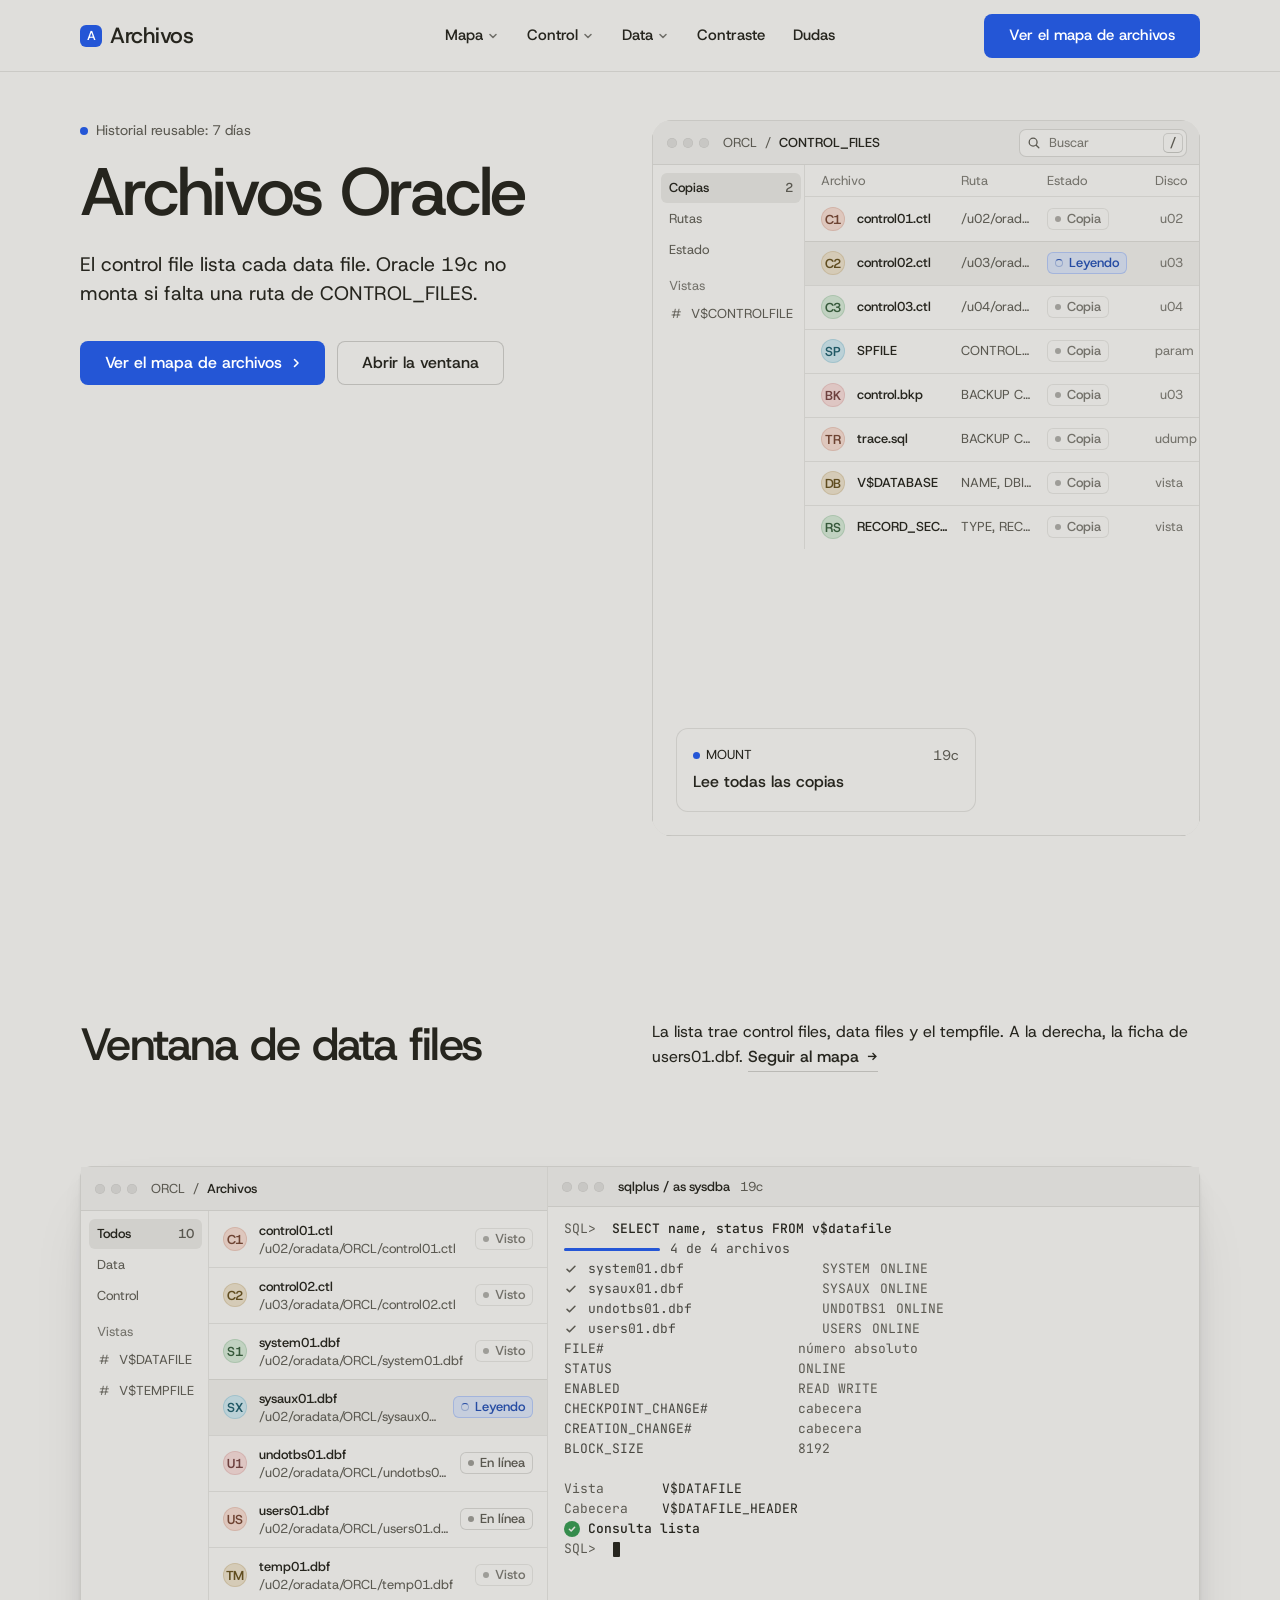
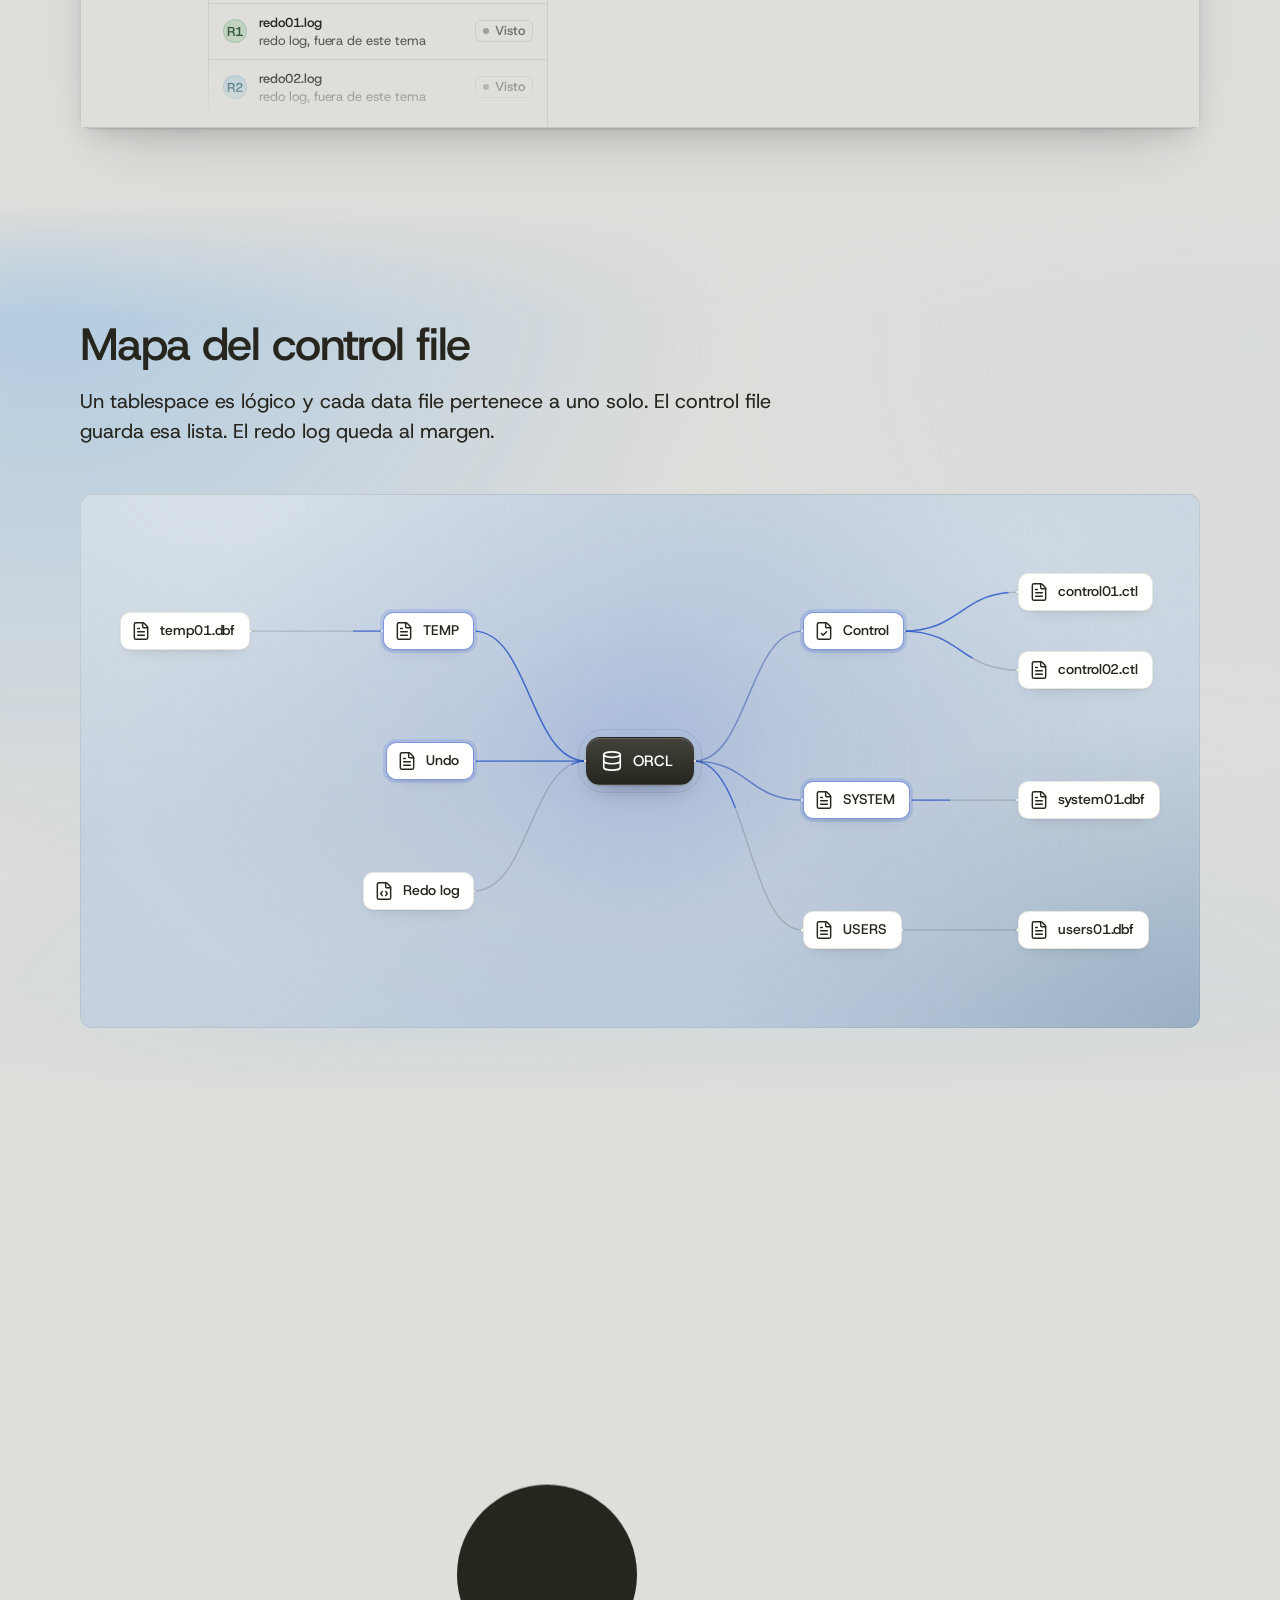
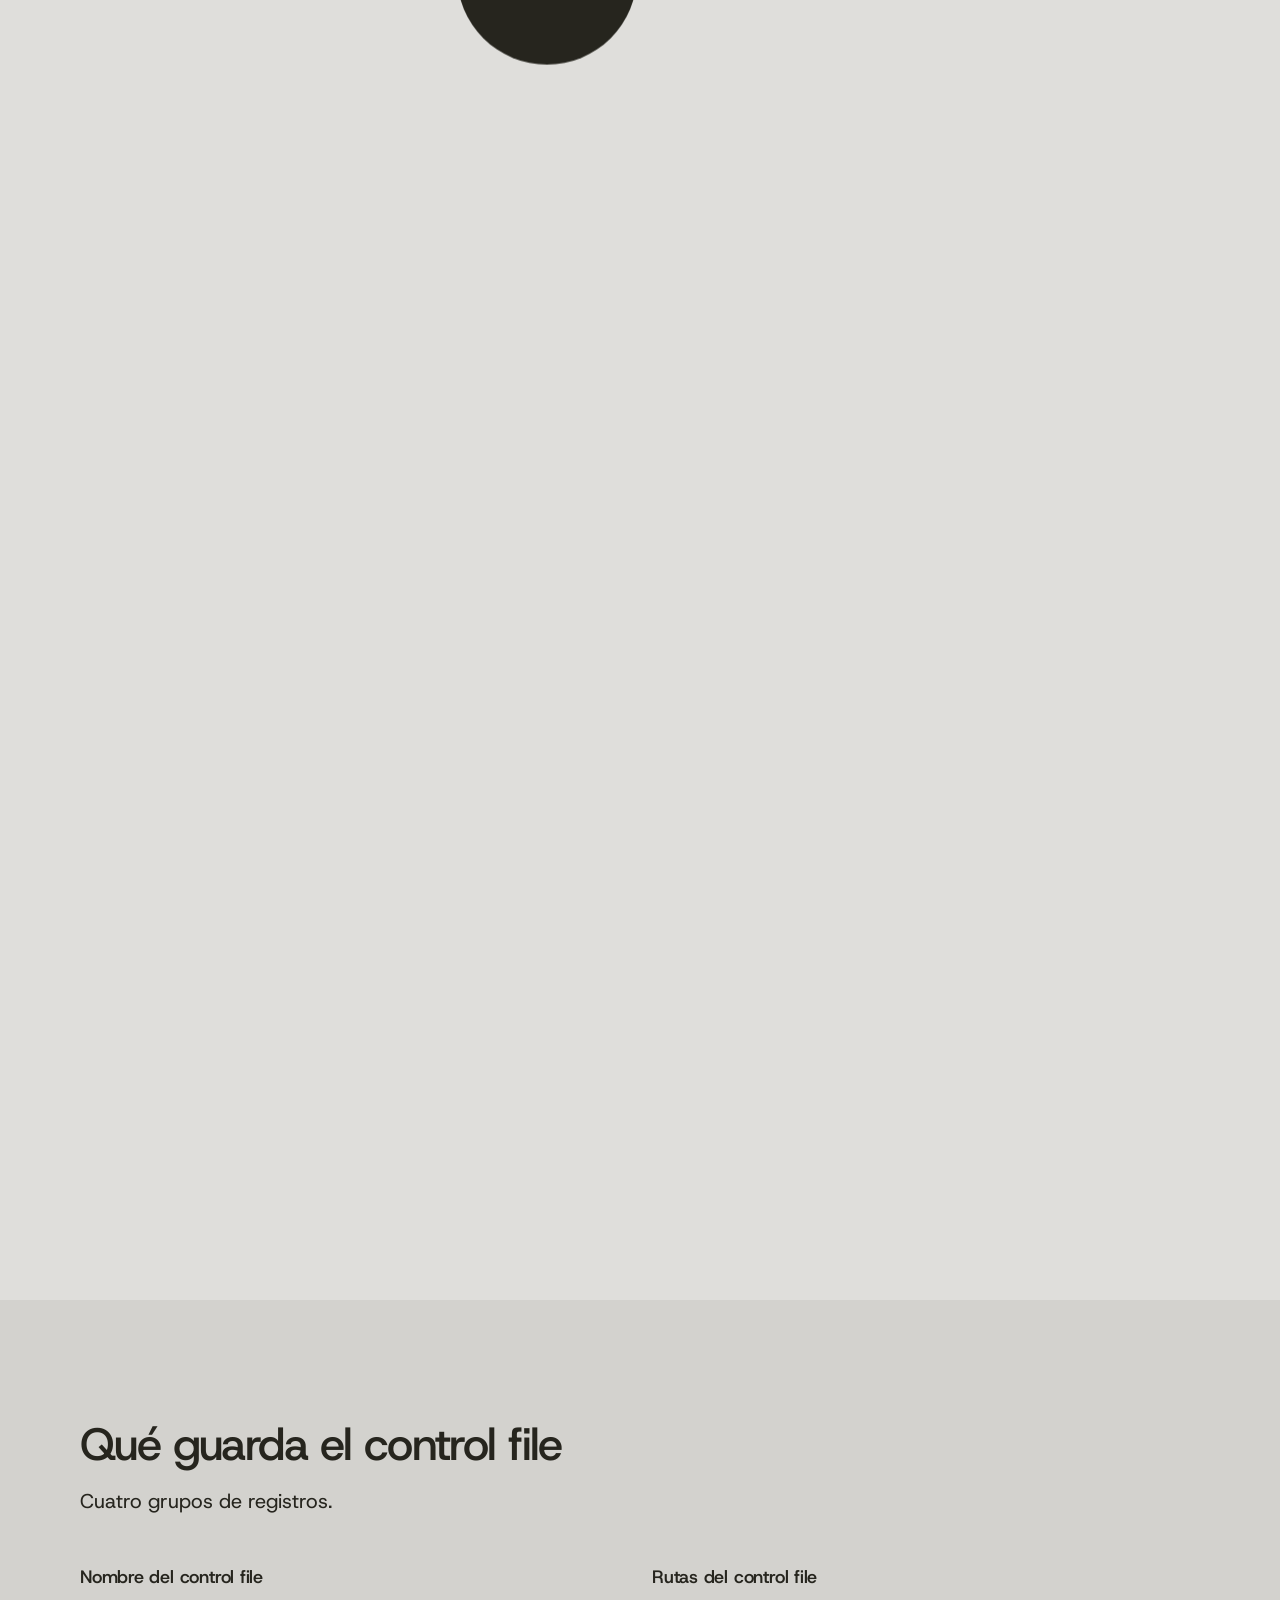
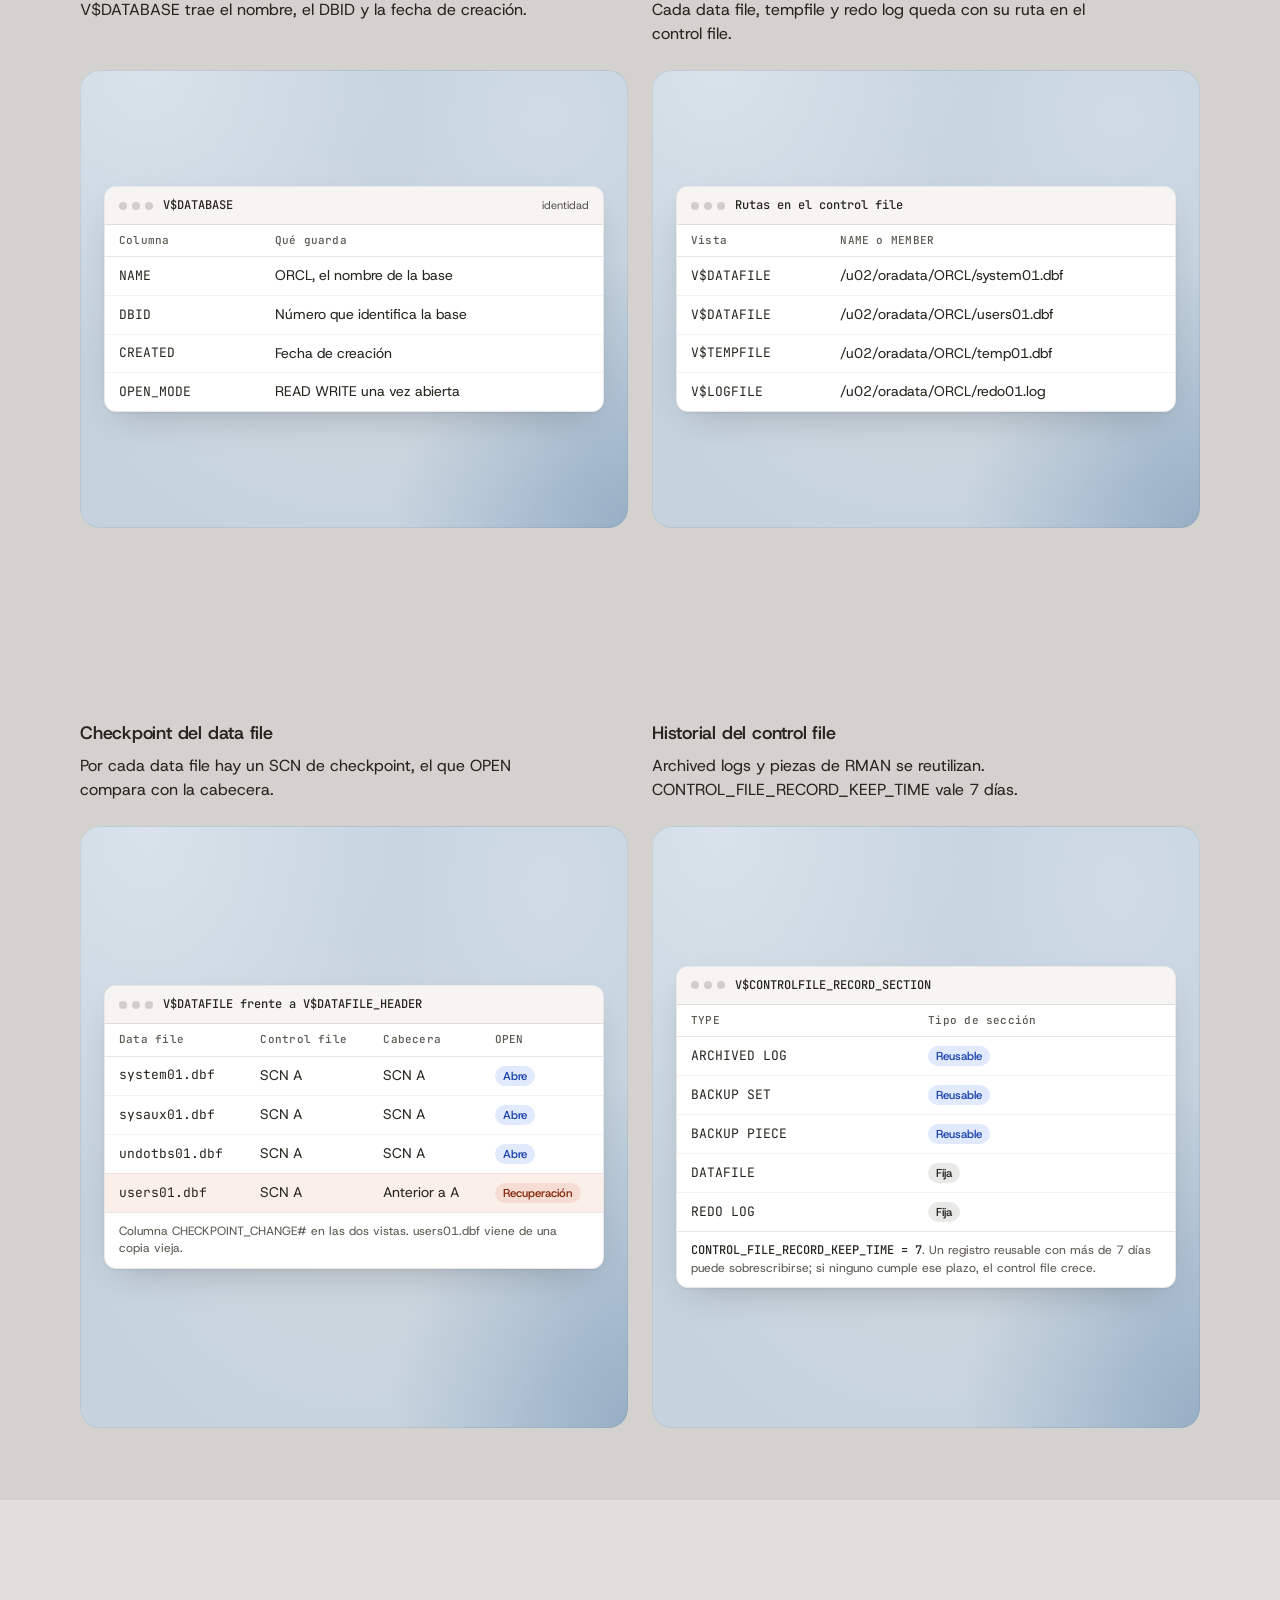
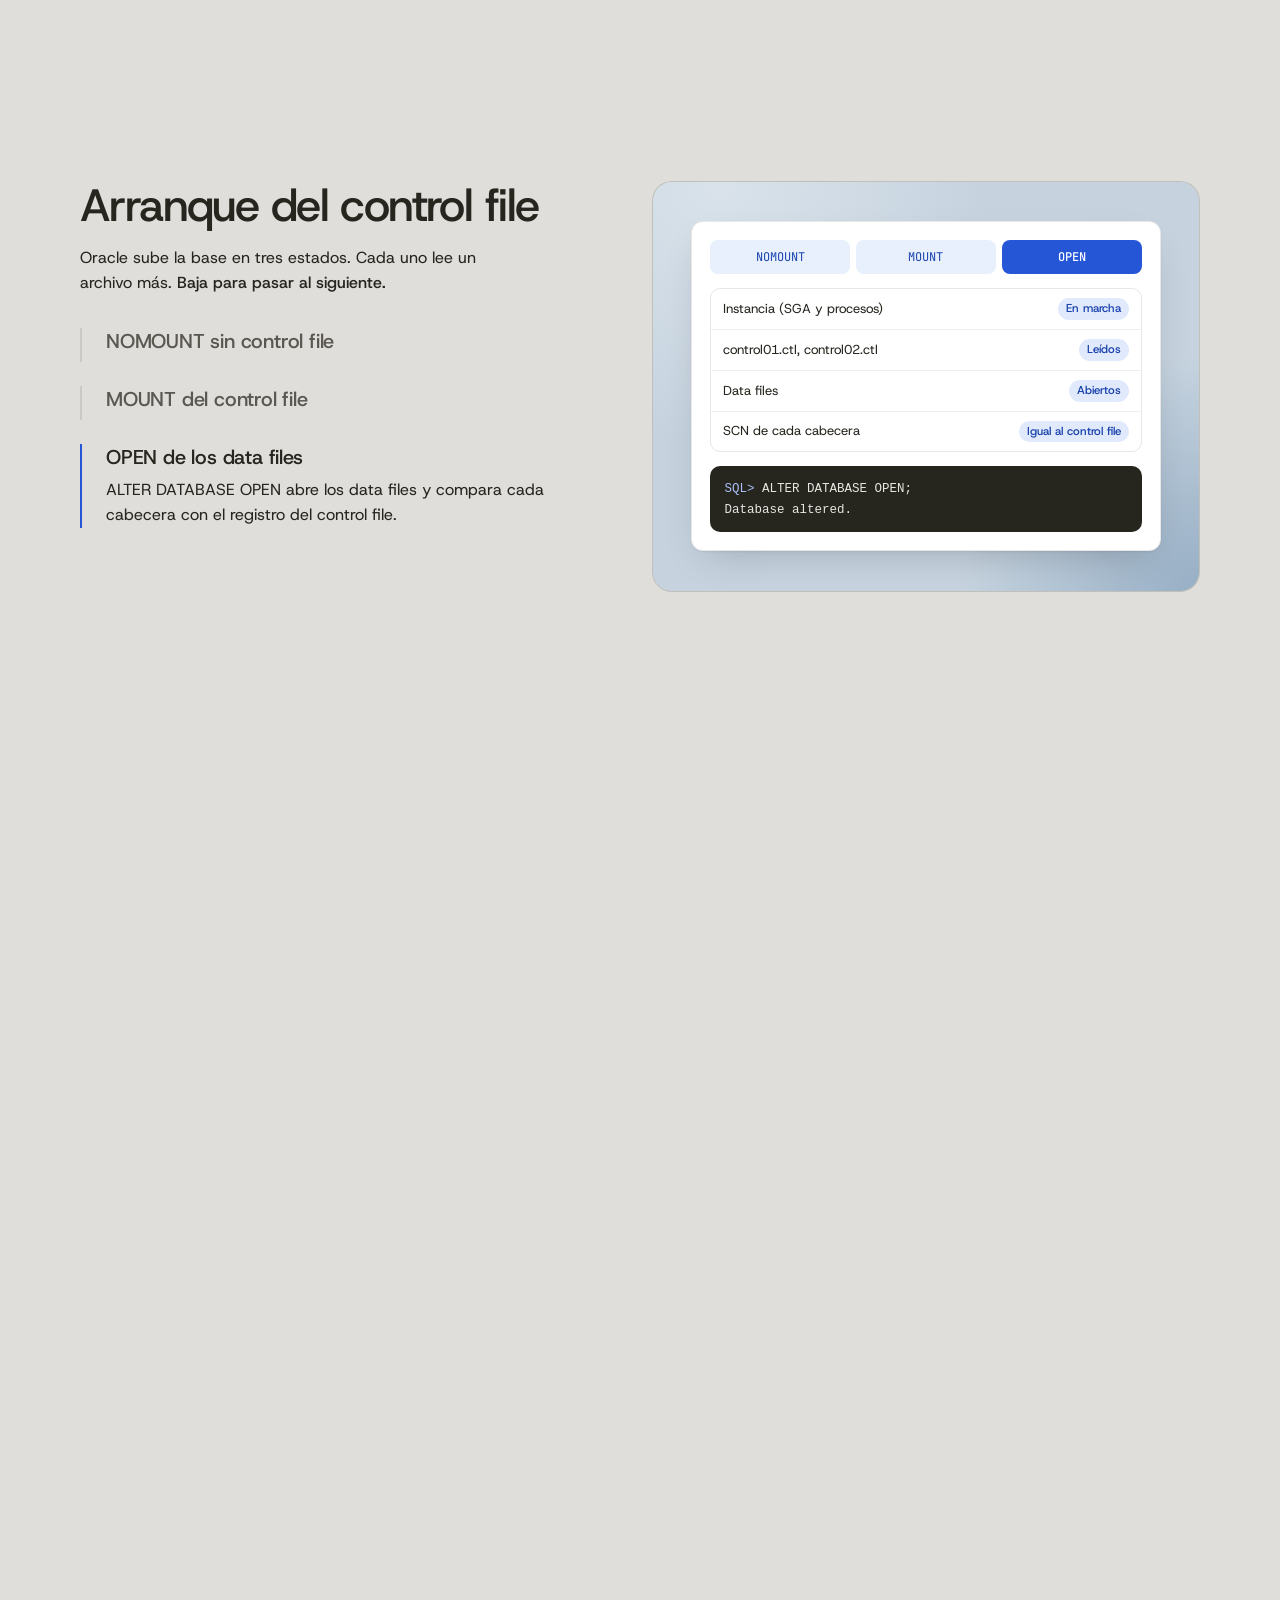
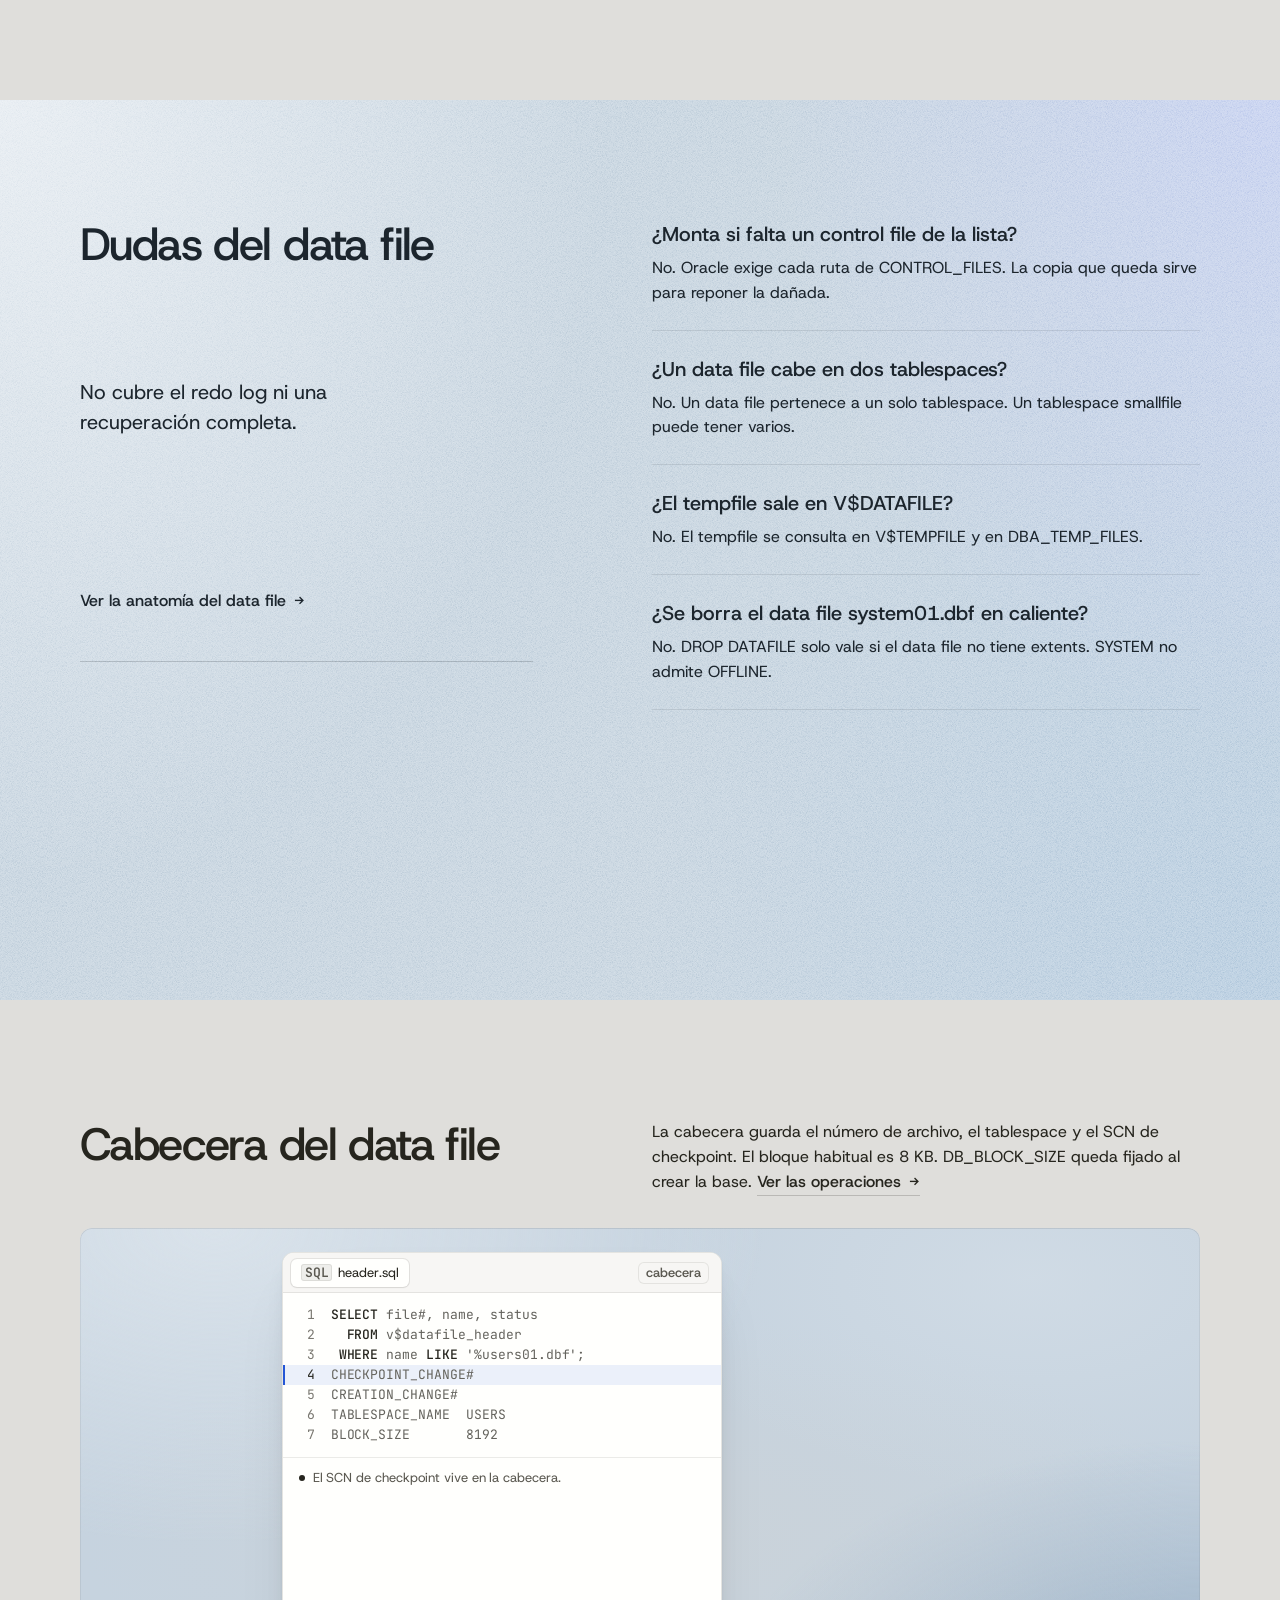
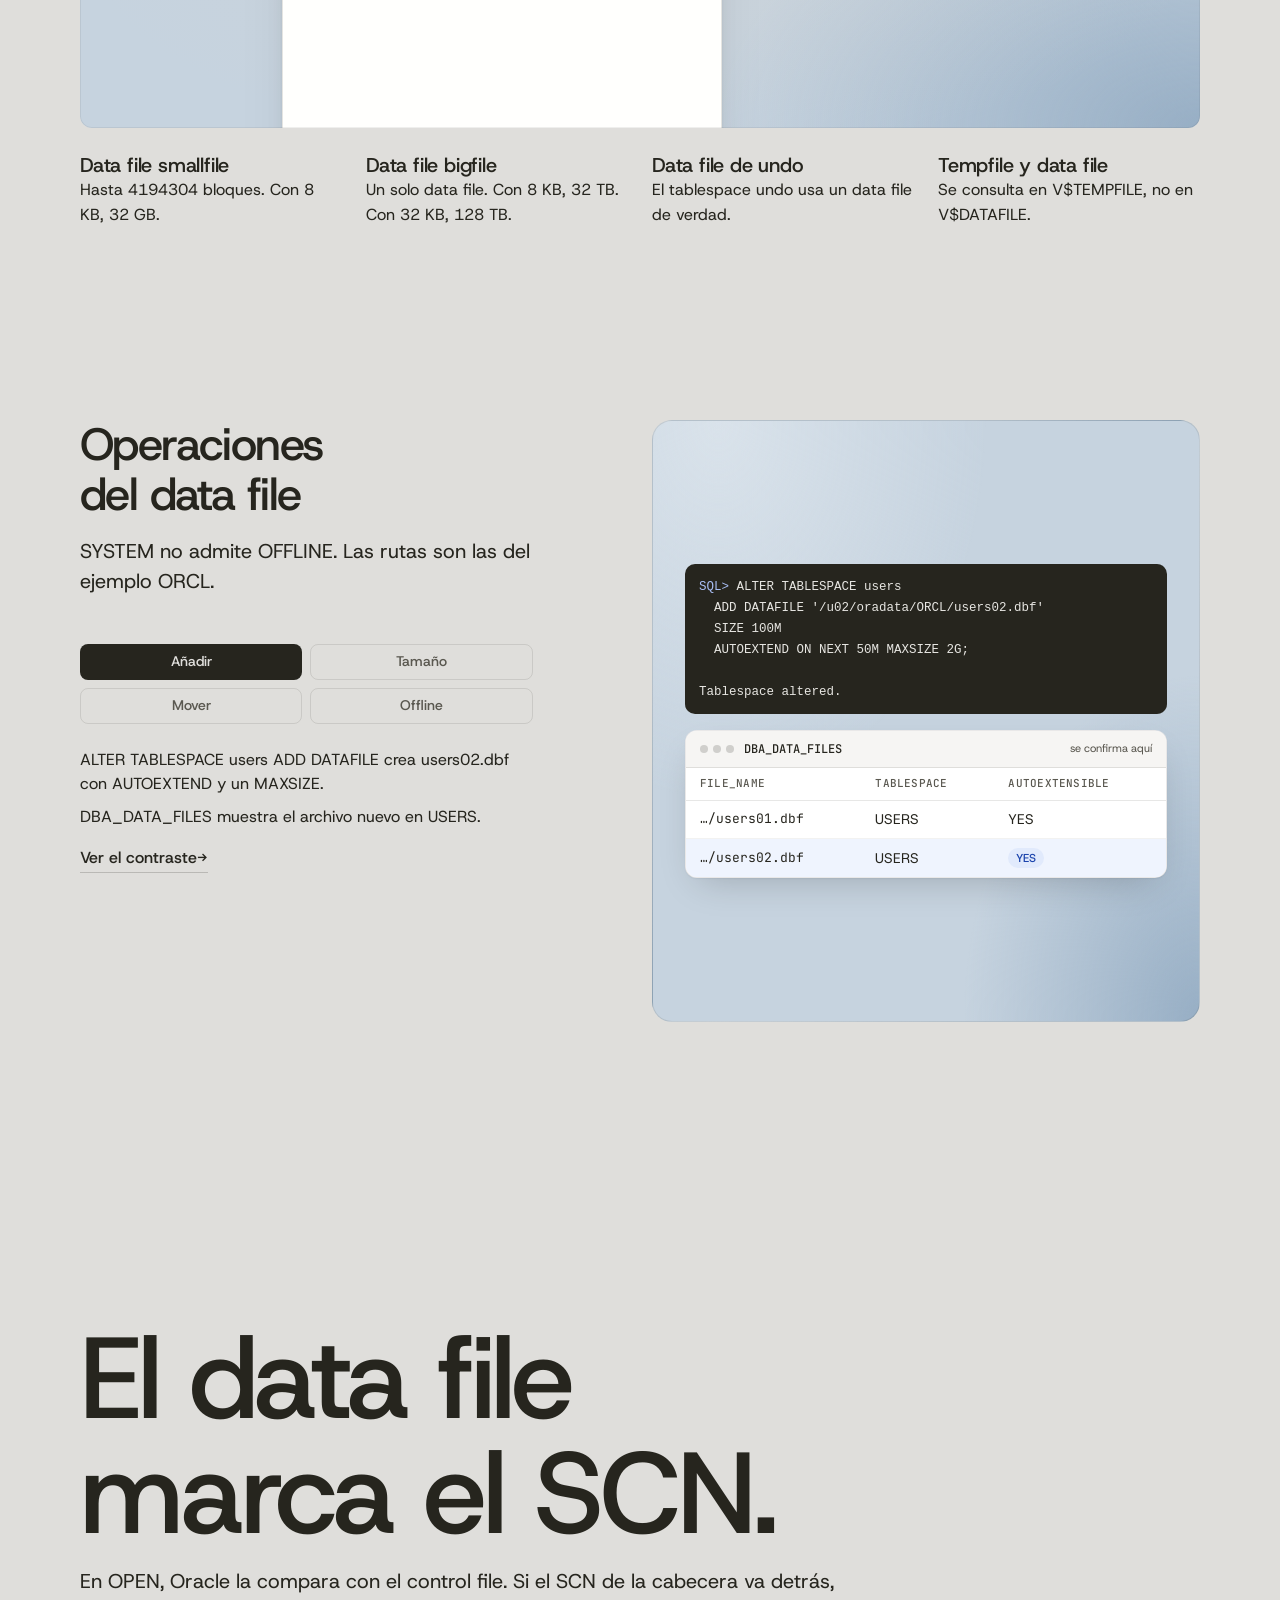
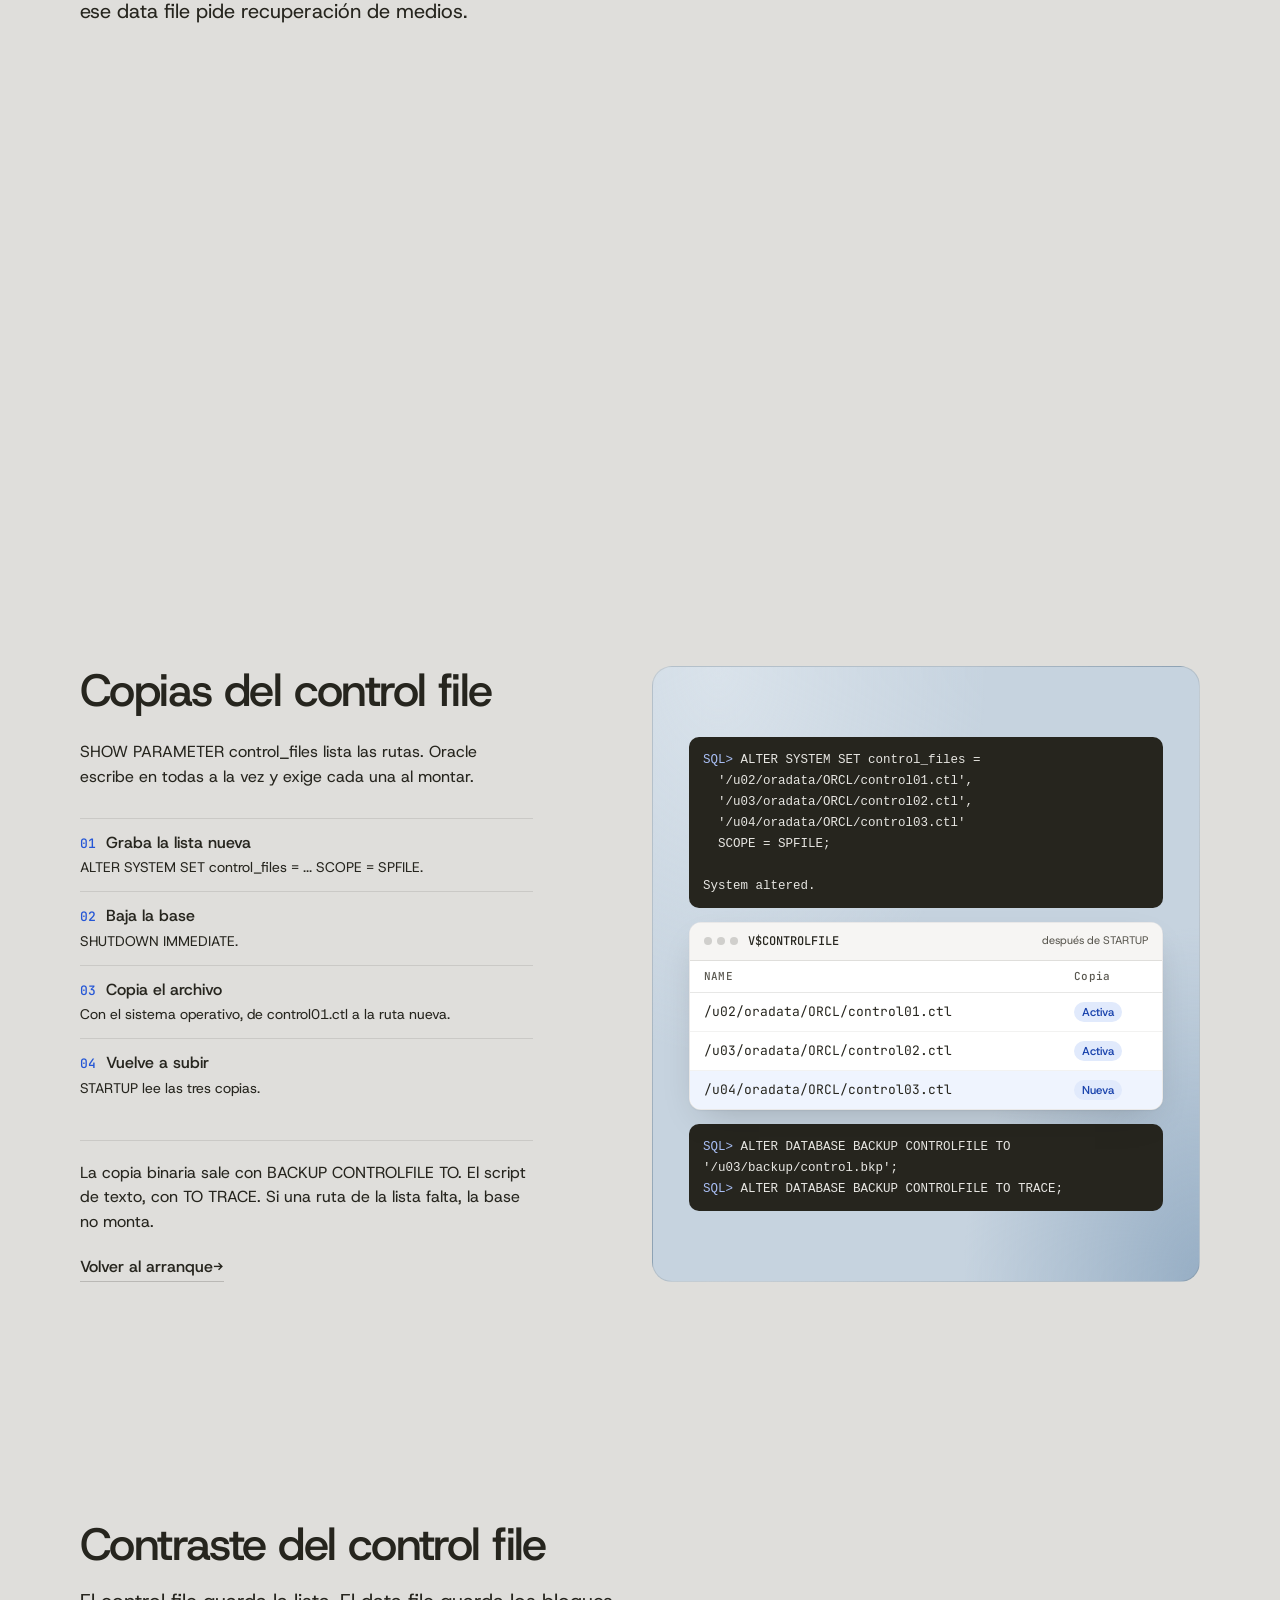
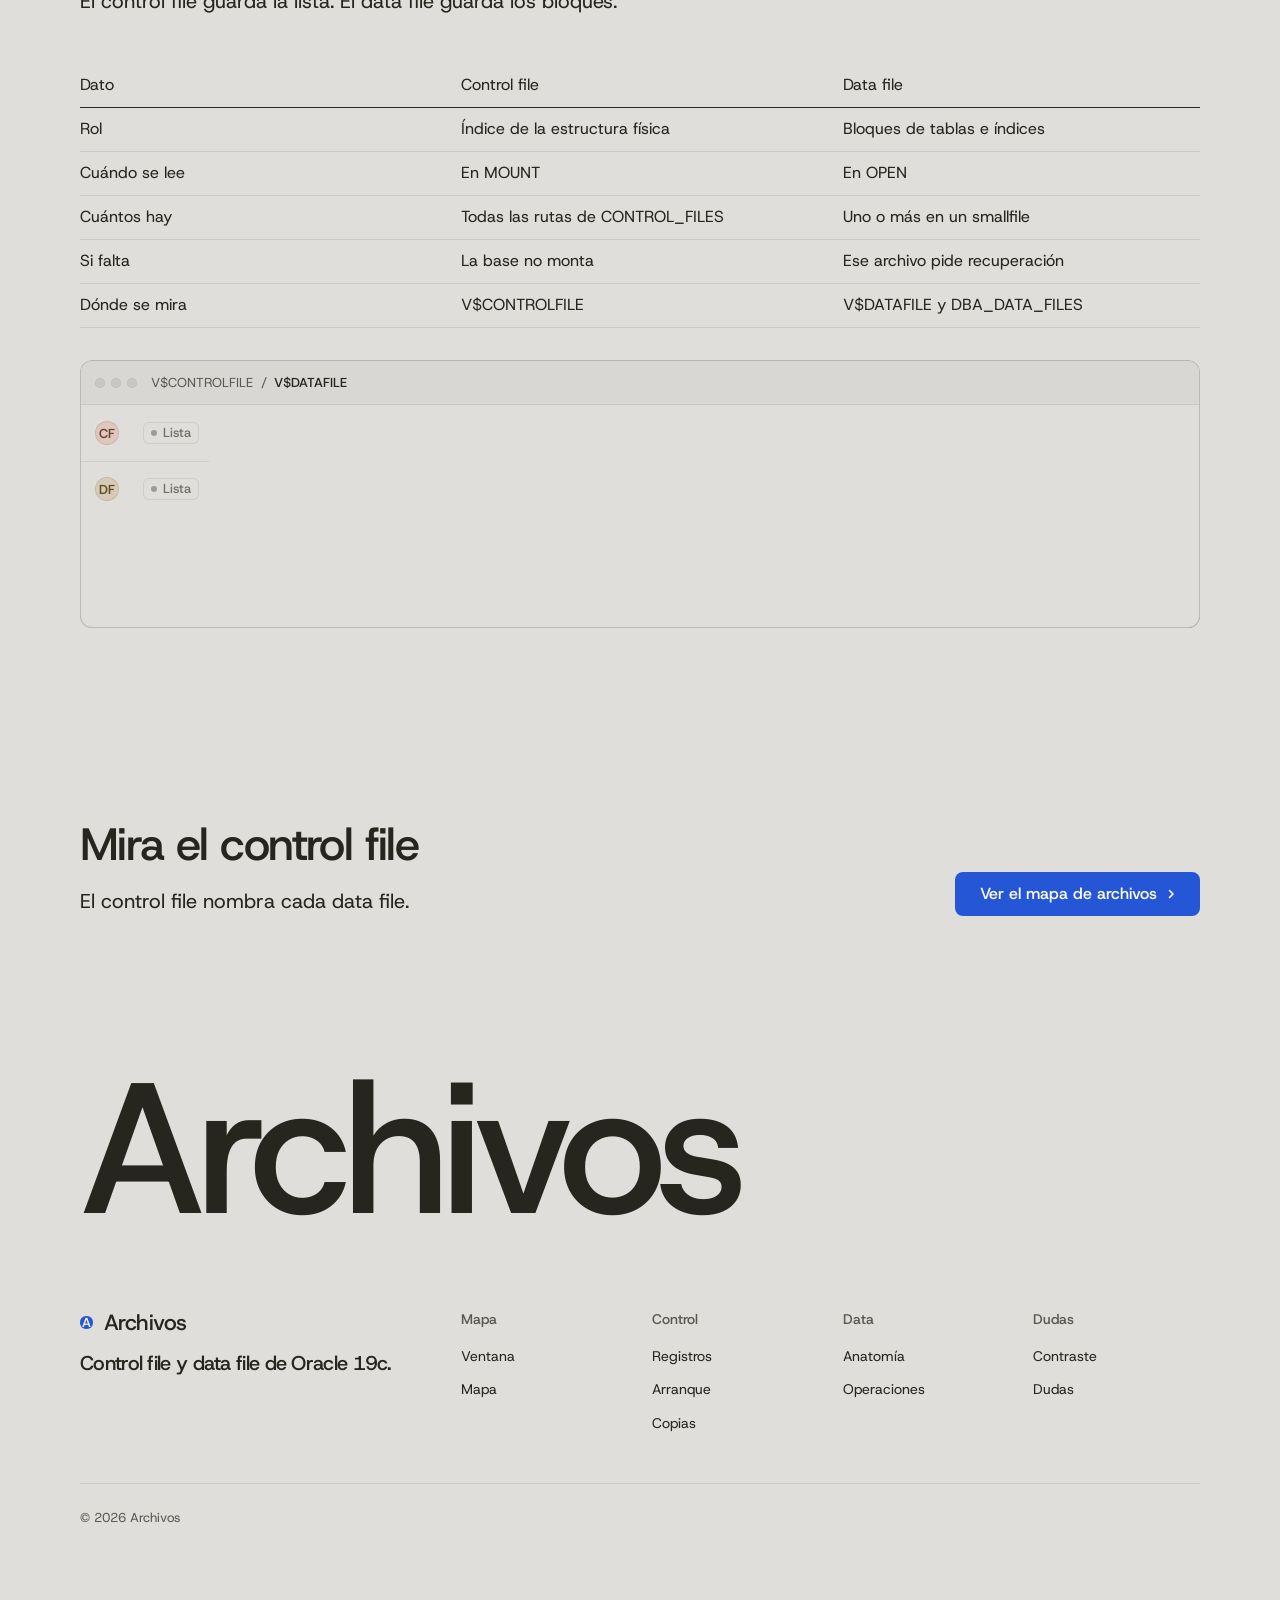
<file: index.html>
<!doctype html>
<html lang="es" data-type="software" data-radius="soft" data-ground="sky" data-buttons="solid" data-motion>
<head>
<meta charset="utf-8">
<meta name="viewport" content="width=device-width, initial-scale=1, viewport-fit=cover">
<title>Archivos: control file y data file para la clase de Oracle 19c</title>
<meta name="description" content="Guía para explicar el control file y el data file de Oracle Database 19c: qué guarda cada uno, cuándo se leen y qué pasa si falta una copia.">
<meta property="og:type" content="website">
<meta property="og:title" content="Archivos: control file y data file para la clase de Oracle 19c">
<meta property="og:description" content="El control file lista los data files. Sin todas las rutas de CONTROL_FILES, Oracle 19c no monta la base.">
<meta property="og:image" content="share.jpg">
<meta name="twitter:card" content="summary_large_image">
<link rel="icon" href="favicon.svg" type="image/svg+xml">
<meta name="theme-color" content="#dfdedb">
<meta name="site-kind" content="software">
<meta name="page-type" content="software">
<link rel="preconnect" href="https://fonts.googleapis.com">
<link rel="preconnect" href="https://fonts.gstatic.com" crossorigin>
<link href="https://fonts.googleapis.com/css2?family=Host+Grotesk:wght@400..700&family=JetBrains+Mono:wght@400..500&display=swap" rel="stylesheet">
<link rel="stylesheet" href="assets/system.css">
<link rel="stylesheet" href="assets/ui/cards.css">
<link rel="stylesheet" href="assets/motion/motion.css">
<link rel="stylesheet" href="assets/backgrounds/backgrounds.css">
<link rel="stylesheet" href="assets/layout/layout.css">
<link rel="stylesheet" href="assets/icons/icon.css">
<style>
:root {
  --p-bg: #dfdedb; --p-surface: #d3d2ce; --p-ink: #26251e; --p-muted: #5a5850;
  --p-accent: #2456d6; --p-accent-ink: #ffffff; --p-action: #2456d6; --p-action-ink: #ffffff;
  --p-inv-bg: #26251e; --p-inv-surface: #313029; --p-inv-ink: #dfdedb; --p-inv-muted: #9e9d99;
  --p-inv-accent: #dfdedb; --p-inv-accent-ink: #26251e; --p-inv-action: #dfdedb; --p-inv-action-ink: #26251e;
  --font-display: "Host Grotesk", system-ui, sans-serif;
  --font-text: "Host Grotesk", system-ui, sans-serif;
  --font-mono: "JetBrains Mono", ui-monospace, "SFMono-Regular", Menlo, Consolas, monospace;
  --display-weight: 500;
  --display-tracking: -0.035em;
  --display-tracking-xl: -0.04em;
}
</style>
<link rel="stylesheet" href="assets/ui/base.css">
<link rel="stylesheet" href="assets/ui/window/fragment.css">
<link rel="stylesheet" href="assets/ui/terminal-run/fragment.css">
<link rel="stylesheet" href="assets/ui/code/fragment.css">
<link rel="stylesheet" href="assets/ui/checklist/fragment.css">
<link rel="stylesheet" href="assets/ui/search/fragment.css">
<link rel="stylesheet" href="assets/ui/notify/fragment.css">
<link rel="stylesheet" href="assets/diagrams/diagram.css">
<link rel="stylesheet" href="assets/scenes/scenes.css">
<link rel="stylesheet" href="assets/scenes/dot-becomes-the-full-stop/scene.css">
<script>document.documentElement.classList.add('m-enter');setTimeout(()=>document.documentElement.classList.add('m-enter-done'),700)</script>
<script>document.documentElement.classList.add('mo-js');setTimeout(()=>document.documentElement.classList.add('mo-safe'),2500)</script>
<script>document.documentElement.classList.add('sc-js');setTimeout(()=>document.documentElement.classList.add('sc-safe'),2500)</script>
<link rel="modulepreload" href="assets/moments/moments.js">
<link rel="modulepreload" href="assets/moments/lib.js">
<link rel="modulepreload" href="assets/moments/pinned-chapters/moment.js">
<link rel="modulepreload" href="assets/moments/liquid-type/moment.js">
<script src="assets/backgrounds/backgrounds.js"></script>
<style>
  .hero__media > .ui-win { height: 100%; }
  .app.ui { display: grid; grid-template-columns: minmax(0, 5fr) minmax(0, 7fr); margin-top: var(--s-7); background: var(--u-bg); border: 1px solid var(--u-border); border-radius: var(--u-r); box-shadow: var(--u-shadow); }
  .app > .app__pane { position: relative; min-width: 0; min-height: 0; overflow: hidden; }
  .app > .app__pane + .app__pane { border-left: 1px solid var(--u-line); }
  .app > .app__pane > .ui-panel { width: 100%; border: 0; border-radius: 0; box-shadow: none; }
  .app > .app__pane::after { content: ""; position: absolute; inset: auto 0 0 0; height: 64px; background: linear-gradient(transparent, var(--u-bg)); pointer-events: none; }
  @media (min-width: 1024px) and (max-width: 1279px) { .app.ui { grid-template-columns: minmax(0, 4fr) minmax(0, 8fr); } }
  @media (max-width: 1023px) {
    .app.ui { grid-template-columns: minmax(0, 1fr); grid-template-rows: auto minmax(0, 1fr); }
    .app > .app__pane--list { max-height: 252px; }
    .app > .app__pane--list::after { display: none; }
    .app .ui-win__side { display: none; }
    .app .ui-win__body { grid-template-columns: minmax(0, 1fr); }
    .app > .app__pane + .app__pane { border-left: 0; border-top: 1px solid var(--u-line); }
  }
  @media (max-width: 639px) {
    .app.ui { grid-template-rows: minmax(0, 1fr); }
    .app > .app__pane--list { display: none; }
    .app > .app__pane + .app__pane { border-top: 0; }
  }
  #registros .panel { --p-h: 280px; }
  @media (max-width: 639px) { #registros .panel { --p-h: 180px; } }
  .card { --c-text: var(--ink); }
  main > section#mapa.bg-mist,
  main > section#dudas.bg-band {
    align-content: normal;
    height: auto;
    min-height: calc(var(--h, 1) * 100svh);
    padding: var(--padt) 0 calc(var(--padb) + var(--bar));
  }
  main > section#mapa.bg-mist { display: flex; flex-direction: column; }
  main > section#dudas.bg-band { display: block; }
  main > #mapa > .wrap { flex: 1 1 auto; display: flex; flex-direction: column; }
  main > #mapa > .wrap > .panel { flex: 1 1 auto; min-height: 460px; height: auto; }
  @media (max-width: 1023px) { main > #mapa > .wrap > .panel { min-height: 520px; } }
  #anatomia .sheet { margin-top: var(--s-6); height: 400px; min-height: 400px; display: flex; }
  #anatomia .sheet .ui-code { flex: 1 1 auto; height: 100%; max-height: none; }
  #anatomia .names { margin-top: var(--s-5); }
  #anatomia .names p { margin: 0; color: var(--ink); }
  #operaciones .tabs { display: grid; grid-template-columns: 1fr 1fr; gap: 8px; }
  #operaciones .tab { white-space: nowrap; }
  #contraste .sheet { margin-top: var(--s-5); height: 220px; min-height: 220px; }
  .cmp__row { align-items: center; min-height: 44px; border-bottom: 1px solid var(--line); padding-block: 6px; }
  .cmp__row:first-child { border-bottom-color: var(--ink); }
  @media (max-width: 639px) {
    .cmp__row { display: flex; flex-direction: column; align-items: flex-start; gap: 4px; min-height: 0; }
    .cmp__row > * { grid-column: 1 / -1; }
    #anatomia .sheet { height: 320px; min-height: 320px; }
  }
  .hero__media { position: relative; min-height: 100%; }
  .hero__media > .ui-win { position: absolute; inset: 0; width: 100%; height: 100%; }
  .mo-pc__visual .ui-code { max-height: 30svh; }
  footer.closing .close__word { overflow: visible; line-height: 1.05; }
  footer.closing .closing__links > .grid { width: 100%; }
  footer.closing .nav__logo { margin: 0; padding: 0; }
  footer.closing .mark--initial::before { content: "A"; }
  main > #frase .dfs__line { font-size: var(--t-h2) !important; }
  main > section#contraste, footer.closing { display: flex; flex-direction: column; height: auto; min-height: calc(var(--h, 1) * 100svh); }
  main > section#contraste > .wrap, footer.closing > .wrap { flex: 1 0 auto; height: auto; }
  footer.closing > .wrap { grid-template-rows: minmax(min-content, 1fr) auto; }
  #contraste > .wrap { display: flex; flex-direction: column; }
  #contraste .cmp { margin-bottom: var(--s-6); }
  #contraste .sheet { position: relative; margin-top: auto; height: 240px; overflow: hidden; }
  @media (max-width: 1023px) { #contraste .sheet { margin-top: 40px; } }
  #cabecera .panel { display: none; }
  @media (max-width: 639px) { #cabecera .panel { display: block; margin-top: var(--s-6); } }
  main > section#copias { display: grid; align-content: center; }
  #copias .copias { align-items: stretch; row-gap: 40px; }
  #copias .copias__text > * + * { margin-top: 20px; }
  #copias .copias__text > h2 + .copias__lead { margin-top: var(--s-5); }
  #copias .copias__steps { display: grid; gap: 0; margin-top: 28px; padding: 0; list-style: none; counter-reset: paso; }
  #copias .copias__steps li { display: grid; gap: 2px; padding: 12px 0; border-top: 1px solid var(--line); counter-increment: paso; }
  #copias .copias__steps b::before { content: counter(paso, decimal-leading-zero); margin-right: 10px; font-family: var(--font-mono); font-size: 13px; color: var(--p-accent); }
  #copias .copias__steps b { font-weight: 500; color: var(--ink); }
  #copias .copias__steps span { color: var(--ink); font-size: var(--t-small, 15px); }
  #copias .copias__note { margin-top: 28px; padding-top: 20px; border-top: 1px solid var(--line); }
  #copias .copias__text > .link { display: inline-block; margin-top: 20px; }
  #copias .copias__frame { display: grid; gap: 14px; align-content: center; padding: clamp(20px, 3vw, 36px); background: var(--ground-bg); background-image: radial-gradient(70% 90% at 12% 0%, color-mix(in oklab, var(--ground-surface) 92%, white), transparent 70%), radial-gradient(60% 80% at 100% 100%, color-mix(in oklab, var(--ground-accent) 34%, var(--ground-bg)), transparent 72%); }
  #copias .copias__frame::before { display: none; }
  #copias .copias__frame .vt { width: 100%; }
  @media (max-width: 639px) { #copias .copias__frame { padding: 12px 8px; } }
  #contraste .sheet > .ui-win { position: absolute; inset: 0; width: 100%; height: 100%; }
  #mapa .dg-node, #mapa .dg-row, #mapa .dg-e { transition: none; }
  main > #frase > .wrap { width: min(100% - 2 * var(--gut), var(--container)); margin-inline: auto; }
  main > #frase > .sc__stage { display: grid; align-content: center; }
  .vt-panel { display: grid; place-items: center; padding: 32px 24px; }
  .vt { position: relative; z-index: 1; width: min(100%, 540px); background: #fff; border: 1px solid color-mix(in oklab, var(--ink) 10%, transparent); border-radius: 12px; box-shadow: 0 1px 2px rgb(0 0 0 / .06), 0 14px 36px -14px rgb(0 0 0 / .22); overflow: hidden; font-size: 14px; line-height: 1.4; }
  .vt__bar { display: flex; align-items: center; gap: 10px; padding: 10px 14px; border-bottom: 1px solid var(--line); background: #f6f5f3; }
  .vt__dots { display: inline-flex; gap: 5px; flex: none; }
  .vt__dots i { width: 8px; height: 8px; border-radius: 50%; background: color-mix(in oklab, var(--ink) 18%, transparent); }
  .vt__name { min-width: 0; overflow: hidden; text-overflow: ellipsis; white-space: nowrap; font-family: var(--font-mono); font-size: 12px; font-weight: 500; color: var(--ink); }
  .vt__tag { margin-left: auto; font-size: 11px; color: var(--muted); white-space: nowrap; }
  .vt__table { width: 100%; border-collapse: collapse; }
  .vt__table th { text-align: left; padding: 8px 14px; border-bottom: 1px solid var(--line); font-family: var(--font-mono); font-size: 11px; font-weight: 500; letter-spacing: .02em; color: var(--muted); }
  .vt__table td { padding: 9px 14px; border-bottom: 1px solid color-mix(in oklab, var(--ink) 6%, transparent); color: var(--ink); vertical-align: middle; overflow-wrap: break-word; }
  .vt__table tr:last-child td { border-bottom: 0; }
  .vt__table td.vt__k { font-family: var(--font-mono); font-size: 13px; white-space: nowrap; }
  .vt__table tr.is-warn td { background: #fbefe9; }
  .vt__table tr.is-new td { background: color-mix(in oklab, var(--p-accent) 7%, #fff); }
  .vt__table tr.is-old td { color: var(--muted); }
  .vt__table tr.is-old td.vt__k { text-decoration: line-through; }
  .vt__ok, .vt__bad, .vt__fix { display: inline-block; padding: 2px 8px; border-radius: 999px; font-size: 11.5px; font-weight: 500; white-space: nowrap; }
  .vt__ok { background: color-mix(in oklab, var(--p-accent) 13%, #fff); color: #1b44ad; }
  .vt__bad { background: #f5ddd3; color: #85290f; }
  .vt__fix { background: color-mix(in oklab, var(--ink) 9%, #fff); color: var(--ink); }
  .vt__foot { margin: 0; padding: 10px 14px; border-top: 1px solid var(--line); font-size: 12px; line-height: 1.45; color: var(--muted); }
  .vt__foot b { font-family: var(--font-mono); font-weight: 500; color: var(--ink); }
  @media (min-width: 640px) and (max-width: 1279px) {
    .vt-panel { padding: 24px 12px; }
    .vt__table th, .vt__table td { padding: 8px 8px; }
    .vt__table td.vt__k { font-size: 12px; }
  }
  @media (max-width: 639px) {
    .vt-panel { padding: 16px 8px; }
    .vt { font-size: 12px; overflow-x: auto; }
    .vt__table th, .vt__table td { padding: 8px 4px; }
    .vt__table th:first-child, .vt__table td:first-child { padding-left: 8px; }
    .vt__table th:last-child, .vt__table td:last-child { padding-right: 8px; }
    .vt__table th { font-size: 9.5px; letter-spacing: 0; }
    .vt__table td.vt__k { font-size: 10.5px; }
    .vt__ok, .vt__bad, .vt__fix { padding: 2px 6px; font-size: 11px; }
    .vt__tag { display: none; }
  }

  [data-moment="pinned-chapters"] .mo-pc__visual.boot-fig { display: flex; align-items: center; justify-content: center; padding: clamp(16px, 3vw, 40px); background: var(--ground-bg); background-image: radial-gradient(70% 90% at 12% 0%, color-mix(in oklab, var(--ground-surface) 92%, white), transparent 70%), radial-gradient(60% 80% at 100% 100%, color-mix(in oklab, var(--ground-accent) 34%, var(--ground-bg)), transparent 72%); border-radius: var(--r-md); }
  [data-moment="pinned-chapters"].is-live .mo-pc__visual.boot-fig { border-radius: 0; }
  .boot-head p { margin-top: var(--s-4); max-width: 44ch; }
  .boot-hint { color: var(--ink); font-weight: 500; }
  [data-moment="pinned-chapters"]:not(.is-live) .boot-hint { display: none; }
  .boot { display: grid; gap: 14px; width: min(100%, 500px); padding: 18px; background: #fff; border: 1px solid color-mix(in oklab, var(--ink) 10%, transparent); border-radius: 12px; box-shadow: 0 1px 2px rgb(0 0 0 / .06), 0 14px 36px -14px rgb(0 0 0 / .22); }
  .boot__states { display: grid; grid-template-columns: repeat(3, minmax(0, 1fr)); gap: 6px; margin: 0; padding: 0; list-style: none; }
  .boot__states li { padding: 8px 4px; border-radius: 8px; text-align: center; font-family: var(--font-mono); font-size: 12px; background: color-mix(in oklab, var(--ink) 6%, #fff); color: var(--muted); }
  .boot__states li.is-past { background: color-mix(in oklab, var(--p-accent) 10%, #fff); color: #1b44ad; }
  .boot__states li.is-on { background: var(--p-accent); color: #fff; font-weight: 500; }
  .boot__rows { margin: 0; padding: 0; list-style: none; border: 1px solid var(--line); border-radius: 10px; overflow: hidden; }
  .boot__rows li { display: flex; align-items: center; justify-content: space-between; gap: 12px; padding: 9px 12px; font-size: 13px; color: var(--ink); }
  .boot__rows li + li { border-top: 1px solid color-mix(in oklab, var(--ink) 7%, transparent); }
  .boot__st { flex: none; padding: 2px 8px; border-radius: 999px; font-size: 11.5px; font-weight: 500; white-space: nowrap; background: color-mix(in oklab, var(--ink) 8%, #fff); color: var(--muted); }
  .boot__st.is-on { background: color-mix(in oklab, var(--p-accent) 13%, #fff); color: #1b44ad; }
  .boot__sql, .ops__sql { margin: 0; padding: 12px 14px; border-radius: 10px; background: #26251e; color: #e7e6e2; font-family: var(--font-mono); font-size: 12.5px; line-height: 1.6; white-space: pre-wrap; overflow-wrap: anywhere; }
  .boot__sql b, .ops__sql b { font-weight: 500; color: #a9bff5; }
  @media (max-width: 639px) {
    .boot { padding: 14px; gap: 12px; }
    .boot__rows li { font-size: 12px; padding: 8px 10px; }
    .boot__sql, .ops__sql { font-size: 11.5px; }
  }

  #operaciones .ops { display: block; min-height: 600px; padding: clamp(20px, 3vw, 32px); background: var(--ground-bg); background-image: radial-gradient(70% 90% at 12% 0%, color-mix(in oklab, var(--ground-surface) 92%, white), transparent 70%), radial-gradient(60% 80% at 100% 100%, color-mix(in oklab, var(--ground-accent) 34%, var(--ground-bg)), transparent 72%); }
  #operaciones .ops::before { display: none; }
  #operaciones .ops__screen { display: grid; gap: 16px; align-content: center; min-height: calc(600px - 2 * clamp(20px, 3vw, 32px)); }
  #operaciones .ops__screen[hidden] { display: none; }
  #operaciones .ops .vt { width: 100%; }
  #operaciones .tabs + [role="tabpanel"], #operaciones [role="tabpanel"] { margin-top: var(--s-5); }
  #operaciones [role="tabpanel"] p + p { margin-top: 8px; }
  #operaciones [role="tabpanel"] .link { display: inline-block; margin-top: 16px; }
  @media (max-width: 1023px) { #operaciones .ops { margin-top: 32px; min-height: 0; } #operaciones .ops__screen { min-height: 0; } }
  @media (max-width: 639px) { #operaciones .ops { padding: 12px 8px; } }

  .fileban { position: fixed; inset: auto 16px 16px 16px; z-index: 200; max-width: 760px; margin-inline: auto; padding: 16px 20px; border-radius: 12px; background: #26251e; color: #e7e6e2; font-size: 14px; line-height: 1.5; box-shadow: 0 18px 48px -12px rgb(0 0 0 / .45); }
  .fileban b { color: #fff; }
  .fileban code { font-family: var(--font-mono); font-size: 13px; color: #a9bff5; }
  .fileban button { margin-top: 10px; padding: 6px 12px; border: 1px solid #5a5850; border-radius: 8px; background: transparent; color: #e7e6e2; font: inherit; cursor: pointer; }
  @media (max-width: 359px) {
    .nav.nav--centre:not(.is-open) .nav__actions { display: none; }
    .nav.nav--centre:not(.is-open) .nav__toggle { margin-left: auto; }
  }
</style>
</head>
<body>
<header class="nav nav--centre">
  <div class="wrap nav__bar">
    <a class="skip-link" href="#top">Saltar al contenido</a>
    <a class="nav__logo" href="#top"><span class="mark mark--initial" aria-hidden="true">A</span>Archivos</a>
    <nav class="nav__links" aria-label="Principal">
      <div class="nav__item">
        <a class="nav__link" href="#mapa">Mapa <svg class="chev" viewBox="0 0 12 12" aria-hidden="true"><path d="M3 4.5l3 3 3-3" fill="none" stroke="currentColor" stroke-width="1.5" stroke-linecap="round" stroke-linejoin="round"/></svg></a>
        <div class="nav__menu">
          <div class="wrap grid">
            <div class="menu-col span-3">
              <p class="t-label">Mapa</p>
              <a href="#ventana">Ventana<span>Lista de archivos de ORCL</span></a>
              <a href="#mapa">Mapa<span>Tablespaces y data files</span></a>
            </div>
          </div>
        </div>
      </div>
      <div class="nav__item">
        <a class="nav__link" href="#registros">Control <svg class="chev" viewBox="0 0 12 12" aria-hidden="true"><path d="M3 4.5l3 3 3-3" fill="none" stroke="currentColor" stroke-width="1.5" stroke-linecap="round" stroke-linejoin="round"/></svg></a>
        <div class="nav__menu">
          <div class="wrap grid">
            <div class="menu-col span-3">
              <p class="t-label">Control file</p>
              <a href="#registros">Registros<span>Qué guarda el control file</span></a>
              <a href="#arranque">Arranque<span>Nomount, mount y open</span></a>
              <a href="#copias">Copias del control file<span>Todas las rutas listadas</span></a>
            </div>
          </div>
        </div>
      </div>
      <div class="nav__item">
        <a class="nav__link" href="#anatomia">Data <svg class="chev" viewBox="0 0 12 12" aria-hidden="true"><path d="M3 4.5l3 3 3-3" fill="none" stroke="currentColor" stroke-width="1.5" stroke-linecap="round" stroke-linejoin="round"/></svg></a>
        <div class="nav__menu">
          <div class="wrap grid">
            <div class="menu-col span-3">
              <p class="t-label">Data file</p>
              <a href="#anatomia">Cabecera del data file<span>Extents y bloques</span></a>
              <a href="#operaciones">Operaciones<span>Añadir, tamaño y mover</span></a>
            </div>
          </div>
        </div>
      </div>
      <div class="nav__item"><a class="nav__link" href="#contraste">Contraste</a></div>
      <div class="nav__item"><a class="nav__link" href="#dudas">Dudas</a></div>
    </nav>
    <div class="nav__actions">
      <a class="btn btn--primary" href="#mapa">Ver el mapa de archivos</a>
    </div>
    <button class="nav__toggle" type="button" aria-expanded="false" aria-label="Menú">
      <svg width="18" height="18" viewBox="0 0 18 18" aria-hidden="true"><path d="M2 5h14M2 13h14" stroke="currentColor" stroke-width="1.6" stroke-linecap="round"/></svg>
    </button>
  </div>
</header>

<main id="top">
  <section class="hero hero--split" data-enter aria-labelledby="hero-h">
    <div class="wrap">
      <div class="hero-text grid hero__grid">
        <div class="hero__text span-5">
          <p class="hero__kicker"><span class="dot" aria-hidden="true"></span>Historial reusable: 7 días</p>
          <h1 id="hero-h">Archivos Oracle</h1>
          <p class="hero__lead">El control file lista cada data file. Oracle 19c no monta si falta una ruta de CONTROL_FILES.</p>
          <div class="btn-row">
            <a class="btn btn--primary" href="#mapa">Ver el mapa de archivos<svg class="m-arrow" viewBox="0 0 12 12" aria-hidden="true"><path class="m-arrow__stem" d="M1 6h8"/><path class="m-arrow__head" d="M4.5 2.5 8 6l-3.5 3.5"/></svg></a>
            <a class="btn btn--secondary" href="#ventana">Abrir la ventana</a>
          </div>
        </div>
        <div class="hero__media span-6 start-7" data-ui-pause-host>
          <div class="ui ui-panel ui-win" data-ui="window" data-open="Presente" data-work="Leyendo" data-done="Copia" role="img" aria-label="Control files de una base ORCL de ejemplo">
            <div class="ui-win__bar">
              <span class="ui-dots" aria-hidden="true"><i></i><i></i><i></i></span>
              <span class="ui-win__crumb">ORCL <i>/</i> <b>CONTROL_FILES</b></span>
              <span class="ui-spacer"></span>
              <span class="ui-win__search" aria-hidden="true"><svg class="ui-icon" viewBox="0 0 16 16"><circle cx="7" cy="7" r="4.5"/><path d="m10.5 10.5 3 3"/></svg><span class="ui-win__ph">Buscar</span><span class="ui-kbd">/</span></span>
            </div>
            <div class="ui-win__body">
              <nav class="ui-win__side" aria-hidden="true">
                <span class="ui-win__nav is-on">Copias<em>2</em></span>
                <span class="ui-win__nav">Rutas</span>
                <span class="ui-win__nav">Estado</span>
                <span class="ui-win__label">Vistas</span>
                <span class="ui-win__nav"><span class="ui-win__hash">#</span>V$CONTROLFILE</span>
              </nav>
              <div class="ui-win__main">
                <div class="ui-win__cols" aria-hidden="true"><span>Archivo</span><span>Ruta</span><span>Estado</span><span>Disco</span></div>
                <ul class="ui-win__rows">
                  <li class="ui-win__row" data-row><span class="ui-avatar" data-tone="1">C1</span><span class="ui-win__who">control01.ctl</span><span class="ui-win__sub">/u02/oradata/ORCL/control01.ctl</span><span class="ui-win__st" data-st>Presente</span><span class="ui-win__age">u02</span></li>
                  <li class="ui-win__row" data-row><span class="ui-avatar" data-tone="2">C2</span><span class="ui-win__who">control02.ctl</span><span class="ui-win__sub">/u03/oradata/ORCL/control02.ctl</span><span class="ui-win__st" data-st>Presente</span><span class="ui-win__age">u03</span></li>
                  <li class="ui-win__row" data-row><span class="ui-avatar" data-tone="3">C3</span><span class="ui-win__who">control03.ctl</span><span class="ui-win__sub">/u04/oradata/ORCL/control03.ctl</span><span class="ui-win__st is-done" data-st>Copia</span><span class="ui-win__age">u04</span></li>
                  <li class="ui-win__row" data-row><span class="ui-avatar" data-tone="4">SP</span><span class="ui-win__who">SPFILE</span><span class="ui-win__sub">CONTROL_FILES, las tres rutas</span><span class="ui-win__st is-done" data-st>Copia</span><span class="ui-win__age">param</span></li>
                  <li class="ui-win__row" data-row><span class="ui-avatar" data-tone="5">BK</span><span class="ui-win__who">control.bkp</span><span class="ui-win__sub">BACKUP CONTROLFILE TO</span><span class="ui-win__st is-done" data-st>Copia</span><span class="ui-win__age">u03</span></li>
                  <li class="ui-win__row" data-row><span class="ui-avatar" data-tone="1">TR</span><span class="ui-win__who">trace.sql</span><span class="ui-win__sub">BACKUP CONTROLFILE TO TRACE</span><span class="ui-win__st is-done" data-st>Copia</span><span class="ui-win__age">udump</span></li>
                  <li class="ui-win__row" data-row><span class="ui-avatar" data-tone="2">DB</span><span class="ui-win__who">V$DATABASE</span><span class="ui-win__sub">NAME, DBID, OPEN_MODE</span><span class="ui-win__st is-done" data-st>Copia</span><span class="ui-win__age">vista</span></li>
                  <li class="ui-win__row" data-row><span class="ui-avatar" data-tone="3">RS</span><span class="ui-win__who">RECORD_SECTION</span><span class="ui-win__sub">TYPE, RECORDS_USED</span><span class="ui-win__st is-done" data-st>Copia</span><span class="ui-win__age">vista</span></li>
                </ul>
              </div>
            </div>
          </div>
          <div class="ly-float">
            <div class="ly-float__row"><span class="ly-live">MOUNT</span><span>19c</span></div>
            <div class="ly-float__title">Lee todas las copias</div>
          </div>
        </div>
      </div>
    </div>
  </section>

  <section class="section" id="ventana" aria-labelledby="ventana-h">
    <div class="wrap">
      <div class="grid">
        <div class="section-head span-5">
          <h2 id="ventana-h">Ventana de data files</h2>
        </div>
        <p class="span-6 start-7">La lista trae control files, data files y el tempfile. A la derecha, la ficha de users01.dbf. <a class="link" href="#mapa">Seguir al mapa</a></p>
      </div>
      <div class="ui app fill" role="img" aria-label="Lista de archivos y la consulta de users01.dbf" data-ui-pause-host>
        <div class="app__pane app__pane--list">
          <div class="ui ui-panel ui-win" data-ui="window" data-open="En línea" data-work="Leyendo" data-done="Visto">
            <div class="ui-win__bar">
              <span class="ui-dots" aria-hidden="true"><i></i><i></i><i></i></span>
              <span class="ui-win__crumb">ORCL <i>/</i> <b>Archivos</b></span>
              <span class="ui-spacer"></span>
            </div>
            <div class="ui-win__body">
              <nav class="ui-win__side" aria-hidden="true">
                <span class="ui-win__nav is-on">Todos<em>10</em></span>
                <span class="ui-win__nav">Data</span>
                <span class="ui-win__nav">Control</span>
                <span class="ui-win__label">Vistas</span>
                <span class="ui-win__nav"><span class="ui-win__hash">#</span>V$DATAFILE</span>
                <span class="ui-win__nav"><span class="ui-win__hash">#</span>V$TEMPFILE</span>
              </nav>
              <div class="ui-win__main">
                <div class="ui-win__cols" aria-hidden="true"><span>Archivo</span><span>Ruta</span><span>Estado</span><span>Tipo</span></div>
                <ul class="ui-win__rows">
                  <li class="ui-win__row" data-row><span class="ui-avatar" data-tone="1">C1</span><span class="ui-win__who">control01.ctl</span><span class="ui-win__sub">/u02/oradata/ORCL/control01.ctl</span><span class="ui-win__st is-done" data-st>Visto</span><span class="ui-win__age">control</span></li>
                  <li class="ui-win__row" data-row><span class="ui-avatar" data-tone="2">C2</span><span class="ui-win__who">control02.ctl</span><span class="ui-win__sub">/u03/oradata/ORCL/control02.ctl</span><span class="ui-win__st is-done" data-st>Visto</span><span class="ui-win__age">control</span></li>
                  <li class="ui-win__row" data-row><span class="ui-avatar" data-tone="3">S1</span><span class="ui-win__who">system01.dbf</span><span class="ui-win__sub">/u02/oradata/ORCL/system01.dbf</span><span class="ui-win__st" data-st>En línea</span><span class="ui-win__age">SYSTEM</span></li>
                  <li class="ui-win__row" data-row><span class="ui-avatar" data-tone="4">SX</span><span class="ui-win__who">sysaux01.dbf</span><span class="ui-win__sub">/u02/oradata/ORCL/sysaux01.dbf</span><span class="ui-win__st" data-st>En línea</span><span class="ui-win__age">SYSAUX</span></li>
                  <li class="ui-win__row" data-row><span class="ui-avatar" data-tone="5">U1</span><span class="ui-win__who">undotbs01.dbf</span><span class="ui-win__sub">/u02/oradata/ORCL/undotbs01.dbf</span><span class="ui-win__st" data-st>En línea</span><span class="ui-win__age">UNDO</span></li>
                  <li class="ui-win__row is-sel" data-row><span class="ui-avatar" data-tone="1">US</span><span class="ui-win__who">users01.dbf</span><span class="ui-win__sub">/u02/oradata/ORCL/users01.dbf</span><span class="ui-win__st" data-st>En línea</span><span class="ui-win__age">USERS</span></li>
                  <li class="ui-win__row" data-row><span class="ui-avatar" data-tone="2">TM</span><span class="ui-win__who">temp01.dbf</span><span class="ui-win__sub">/u02/oradata/ORCL/temp01.dbf</span><span class="ui-win__st is-done" data-st>Visto</span><span class="ui-win__age">TEMP</span></li>
                  <li class="ui-win__row" data-row><span class="ui-avatar" data-tone="3">R1</span><span class="ui-win__who">redo01.log</span><span class="ui-win__sub">redo log, fuera de este tema</span><span class="ui-win__st is-done" data-st>Visto</span><span class="ui-win__age">redo</span></li>
                  <li class="ui-win__row" data-row><span class="ui-avatar" data-tone="4">R2</span><span class="ui-win__who">redo02.log</span><span class="ui-win__sub">redo log, fuera de este tema</span><span class="ui-win__st is-done" data-st>Visto</span><span class="ui-win__age">redo</span></li>
                  <li class="ui-win__row" data-row><span class="ui-avatar" data-tone="5">U2</span><span class="ui-win__who">users02.dbf</span><span class="ui-win__sub">/u02/oradata/ORCL/users02.dbf</span><span class="ui-win__st" data-st>En línea</span><span class="ui-win__age">USERS</span></li>
                </ul>
              </div>
            </div>
          </div>
        </div>
        <div class="app__pane app__pane--open">
          <div class="ui ui-panel ui-term" data-ui="terminal-run">
            <div class="ui-term__head">
              <span class="ui-dots" aria-hidden="true"><i></i><i></i><i></i></span>
              <span class="ui-term__title">sqlplus / as sysdba</span>
              <span class="ui-meta">19c</span>
              <span class="ui-spacer"></span>
            </div>
            <div class="ui-term__screen" data-term-screen>
              <div class="ui-term__track" data-term-track>
                <div class="ui-term__ln ui-term__cmd"><span class="ui-term__cwd">SQL&gt;</span><span class="ui-term__sig"></span><span class="ui-term__typed" data-term-cmd>SELECT name, status FROM v$datafile</span></div>
                <div class="ui-term__ln ui-term__meter" data-term-out data-term-meter><span class="ui-term__bar" style="--p:1"><i></i></span><span class="ui-term__count" data-term-count>4 de 4 archivos</span></div>
                <div class="ui-term__ln ui-term__log" data-term-out data-term-step><svg class="ui-term__tick" viewBox="0 0 16 16" aria-hidden="true"><path d="m3.5 8.4 2.8 2.8 6.2-6.4"/></svg><span class="ui-term__path">system01.dbf</span><span class="ui-term__n">SYSTEM</span><span class="ui-term__t">ONLINE</span></div>
                <div class="ui-term__ln ui-term__log" data-term-out data-term-step><svg class="ui-term__tick" viewBox="0 0 16 16" aria-hidden="true"><path d="m3.5 8.4 2.8 2.8 6.2-6.4"/></svg><span class="ui-term__path">sysaux01.dbf</span><span class="ui-term__n">SYSAUX</span><span class="ui-term__t">ONLINE</span></div>
                <div class="ui-term__ln ui-term__log" data-term-out data-term-step><svg class="ui-term__tick" viewBox="0 0 16 16" aria-hidden="true"><path d="m3.5 8.4 2.8 2.8 6.2-6.4"/></svg><span class="ui-term__path">undotbs01.dbf</span><span class="ui-term__n">UNDOTBS1</span><span class="ui-term__t">ONLINE</span></div>
                <div class="ui-term__ln ui-term__log" data-term-out data-term-step><svg class="ui-term__tick" viewBox="0 0 16 16" aria-hidden="true"><path d="m3.5 8.4 2.8 2.8 6.2-6.4"/></svg><span class="ui-term__path">users01.dbf</span><span class="ui-term__n">USERS</span><span class="ui-term__t">ONLINE</span></div>
                <div class="ui-term__ln ui-term__log" data-term-out><span class="ui-term__path">FILE#</span><span class="ui-term__n">número absoluto</span></div>
                <div class="ui-term__ln ui-term__log" data-term-out><span class="ui-term__path">STATUS</span><span class="ui-term__n">ONLINE</span></div>
                <div class="ui-term__ln ui-term__log" data-term-out><span class="ui-term__path">ENABLED</span><span class="ui-term__n">READ WRITE</span></div>
                <div class="ui-term__ln ui-term__log" data-term-out><span class="ui-term__path">CHECKPOINT_CHANGE#</span><span class="ui-term__n">cabecera</span></div>
                <div class="ui-term__ln ui-term__log" data-term-out><span class="ui-term__path">CREATION_CHANGE#</span><span class="ui-term__n">cabecera</span></div>
                <div class="ui-term__ln ui-term__log" data-term-out><span class="ui-term__path">BLOCK_SIZE</span><span class="ui-term__n">8192</span></div>
                <div class="ui-term__ln ui-term__gap" data-term-out aria-hidden="true"></div>
                <div class="ui-term__ln ui-term__sum" data-term-out><span class="ui-term__key">Vista</span><span class="ui-term__val">V$DATAFILE</span></div>
                <div class="ui-term__ln ui-term__sum" data-term-out><span class="ui-term__key">Cabecera</span><span class="ui-term__val">V$DATAFILE_HEADER</span></div>
                <div class="ui-term__ln ui-term__done" data-term-out data-term-done><span class="ui-term__ok"><svg viewBox="0 0 16 16" aria-hidden="true"><path d="m4.5 8.3 2.4 2.4 4.6-5"/></svg></span><b>Consulta lista</b></div>
                <div class="ui-term__ln ui-term__cmd" data-term-next><span class="ui-term__cwd">SQL&gt;</span><span class="ui-term__sig"></span><span class="ui-term__typed"></span><i class="ui-term__caret" aria-hidden="true"></i></div>
              </div>
            </div>
          </div>
        </div>
      </div>
    </div>
  </section>

  <section class="section bg-mist" id="mapa" aria-labelledby="mapa-h">
    <div class="wrap">
      <div class="section-head">
        <h2 id="mapa-h">Mapa del control file</h2>
        <p>Un tablespace es lógico y cada data file pertenece a uno solo. El control file guarda esa lista. El redo log queda al margen.</p>
      </div>
      <div class="panel">
        <div class="dg" data-diagram>
          <script type="application/json">
          {"layout":"hub","alt":"La base ORCL reúne control files, tablespaces SYSTEM, USERS, TEMP y undo, y el redo log.","center":{"label":"ORCL","icon":"ui:database"},"spokes":[{"label":"Control","icon":"ui:file-check","children":[{"label":"control01.ctl","icon":"ui:file-text"},{"label":"control02.ctl","icon":"ui:file-text"}]},{"label":"SYSTEM","icon":"ui:file-text","children":[{"label":"system01.dbf","icon":"ui:file-text"}]},{"label":"USERS","icon":"ui:file-text","children":[{"label":"users01.dbf","icon":"ui:file-text"}]},{"label":"TEMP","icon":"ui:file-text","children":[{"label":"temp01.dbf","icon":"ui:file-text"}]},{"label":"Undo","icon":"ui:file-text"},{"label":"Redo log","icon":"ui:file-code"}],"motion":{"pulse":"none"}}
          </script>
        </div>
      </div>
    </div>
  </section>

  <section class="sc" id="frase" data-big-scene="dot-becomes-the-full-stop" style="--h: 1" aria-labelledby="frase-h">
    <div class="wrap sc__stage" role="img" aria-label="El control file lista cada data file">
      <h2 class="dfs__line" id="frase-h">Lista cada data file.</h2>
    </div>
  </section>

  <section class="section g2 ground-surface" id="registros" style="--hm: 2" aria-labelledby="registros-h">
    <div class="wrap">
      <div class="group">
        <div class="section-head">
          <h2 id="registros-h">Qué guarda el control file</h2>
          <p>Cuatro grupos de registros.</p>
        </div>
        <div class="grid">
          <article class="card card--row card--open span-6">
            <h3>Nombre del control file</h3>
            <p>V$DATABASE trae el nombre, el DBID y la fecha de creación.</p>
            <div class="panel vt-panel">
              <div class="vt" role="img" aria-label="Consulta a V$DATABASE: nombre, DBID, fecha de creación y modo de apertura">
                <div class="vt__bar"><span class="vt__dots" aria-hidden="true"><i></i><i></i><i></i></span><span class="vt__name">V$DATABASE</span><span class="vt__tag">identidad</span></div>
                <table class="vt__table">
                  <thead><tr><th>Columna</th><th>Qué guarda</th></tr></thead>
                  <tbody>
                    <tr><td class="vt__k">NAME</td><td>ORCL, el nombre de la base</td></tr>
                    <tr><td class="vt__k">DBID</td><td>Número que identifica la base</td></tr>
                    <tr><td class="vt__k">CREATED</td><td>Fecha de creación</td></tr>
                    <tr><td class="vt__k">OPEN_MODE</td><td>READ WRITE una vez abierta</td></tr>
                  </tbody>
                </table>
              </div>
            </div>
          </article>
          <article class="card card--row card--open span-6">
            <h3>Rutas del control file</h3>
            <p>Cada data file, tempfile y redo log queda con su ruta en el control file.</p>
            <div class="panel vt-panel">
              <div class="vt" role="img" aria-label="Rutas que guarda el control file: data files, tempfile y redo log, con la vista donde se consultan">
                <div class="vt__bar"><span class="vt__dots" aria-hidden="true"><i></i><i></i><i></i></span><span class="vt__name">Rutas en el control file</span></div>
                <table class="vt__table">
                  <thead><tr><th>Vista</th><th>NAME o MEMBER</th></tr></thead>
                  <tbody>
                    <tr><td class="vt__k">V$DATAFILE</td><td>/u02/oradata/ORCL/system01.dbf</td></tr>
                    <tr><td class="vt__k">V$DATAFILE</td><td>/u02/oradata/ORCL/users01.dbf</td></tr>
                    <tr><td class="vt__k">V$TEMPFILE</td><td>/u02/oradata/ORCL/temp01.dbf</td></tr>
                    <tr><td class="vt__k">V$LOGFILE</td><td>/u02/oradata/ORCL/redo01.log</td></tr>
                  </tbody>
                </table>
              </div>
            </div>
          </article>
        </div>
      </div>
      <div class="grid">
        <article class="card card--row card--open span-6">
          <h3>Checkpoint del data file</h3>
          <p>Por cada data file hay un SCN de checkpoint, el que OPEN compara con la cabecera.</p>
          <div class="panel vt-panel">
            <div class="vt" role="img" aria-label="CHECKPOINT_CHANGE# del control file comparado con la cabecera de cada data file">
              <div class="vt__bar"><span class="vt__dots" aria-hidden="true"><i></i><i></i><i></i></span><span class="vt__name">V$DATAFILE frente a V$DATAFILE_HEADER</span></div>
              <table class="vt__table">
                <thead><tr><th>Data file</th><th>Control file</th><th>Cabecera</th><th>OPEN</th></tr></thead>
                <tbody>
                  <tr><td class="vt__k">system01.dbf</td><td>SCN A</td><td>SCN A</td><td><span class="vt__ok">Abre</span></td></tr>
                  <tr><td class="vt__k">sysaux01.dbf</td><td>SCN A</td><td>SCN A</td><td><span class="vt__ok">Abre</span></td></tr>
                  <tr><td class="vt__k">undotbs01.dbf</td><td>SCN A</td><td>SCN A</td><td><span class="vt__ok">Abre</span></td></tr>
                  <tr class="is-warn"><td class="vt__k">users01.dbf</td><td>SCN A</td><td>Anterior a A</td><td><span class="vt__bad">Recuperación</span></td></tr>
                </tbody>
              </table>
              <p class="vt__foot">Columna CHECKPOINT_CHANGE# en las dos vistas. users01.dbf viene de una copia vieja.</p>
            </div>
          </div>
        </article>
        <article class="card card--row card--open span-6">
          <h3>Historial del control file</h3>
          <p>Archived logs y piezas de RMAN se reutilizan. CONTROL_FILE_RECORD_KEEP_TIME vale 7 días.</p>
          <div class="panel vt-panel">
            <div class="vt" role="img" aria-label="Secciones de V$CONTROLFILE_RECORD_SECTION, cuáles se reutilizan y el parámetro CONTROL_FILE_RECORD_KEEP_TIME">
              <div class="vt__bar"><span class="vt__dots" aria-hidden="true"><i></i><i></i><i></i></span><span class="vt__name">V$CONTROLFILE_RECORD_SECTION</span></div>
              <table class="vt__table">
                <thead><tr><th>TYPE</th><th>Tipo de sección</th></tr></thead>
                <tbody>
                  <tr><td class="vt__k">ARCHIVED LOG</td><td><span class="vt__ok">Reusable</span></td></tr>
                  <tr><td class="vt__k">BACKUP SET</td><td><span class="vt__ok">Reusable</span></td></tr>
                  <tr><td class="vt__k">BACKUP PIECE</td><td><span class="vt__ok">Reusable</span></td></tr>
                  <tr><td class="vt__k">DATAFILE</td><td><span class="vt__fix">Fija</span></td></tr>
                  <tr><td class="vt__k">REDO LOG</td><td><span class="vt__fix">Fija</span></td></tr>
                </tbody>
              </table>
              <p class="vt__foot"><b>CONTROL_FILE_RECORD_KEEP_TIME = 7</b>. Un registro reusable con más de 7 días puede sobrescribirse; si ninguno cumple ese plazo, el control file crece.</p>
            </div>
          </div>
        </article>
      </div>
    </div>
  </section>

  <section class="section" id="arranque" style="--h: 2" data-moment="pinned-chapters" aria-labelledby="arranque-h">
    <div class="wrap mo-pc__grid">
      <div class="mo-pc__text">
        <div class="boot-head">
          <h2 id="arranque-h">Arranque del control file</h2>
          <p>Oracle sube la base en tres estados. Cada uno lee un archivo más. <span class="boot-hint">Baja para pasar al siguiente.</span></p>
        </div>
        <ol class="mo-pc__steps">
          <li class="mo-pc__step">
            <h3>NOMOUNT sin control file</h3>
            <p>La instancia sube. El control file todavía no se lee. STARTUP NOMOUNT basta para crear un control file nuevo.</p>
            <figure class="mo-pc__visual boot-fig">
              <div class="boot" role="img" aria-label="Estado NOMOUNT: instancia en marcha y SPFILE leído; control files sin leer; data files cerrados">
                <ol class="boot__states" aria-hidden="true"><li class="is-on">NOMOUNT</li><li>MOUNT</li><li>OPEN</li></ol>
                <ul class="boot__rows">
                  <li><span class="boot__what">Instancia (SGA y procesos)</span><span class="boot__st is-on">En marcha</span></li>
                  <li><span class="boot__what">SPFILE y CONTROL_FILES</span><span class="boot__st is-on">Leído</span></li>
                  <li><span class="boot__what">control01.ctl, control02.ctl</span><span class="boot__st">Sin leer</span></li>
                  <li><span class="boot__what">Data files</span><span class="boot__st">Cerrados</span></li>
                </ul>
                <pre class="boot__sql"><code><b>SQL&gt;</b> STARTUP NOMOUNT;
ORACLE instance started.</code></pre>
              </div>
            </figure>
          </li>
          <li class="mo-pc__step">
            <h3>MOUNT del control file</h3>
            <p>ALTER DATABASE MOUNT abre cada control file de CONTROL_FILES. Si una ruta de la lista falta, la base no monta.</p>
            <figure class="mo-pc__visual boot-fig">
              <div class="boot" role="img" aria-label="Estado MOUNT: control files leídos; data files conocidos por nombre pero cerrados">
                <ol class="boot__states" aria-hidden="true"><li class="is-past">NOMOUNT</li><li class="is-on">MOUNT</li><li>OPEN</li></ol>
                <ul class="boot__rows">
                  <li><span class="boot__what">Instancia (SGA y procesos)</span><span class="boot__st is-on">En marcha</span></li>
                  <li><span class="boot__what">SPFILE y CONTROL_FILES</span><span class="boot__st is-on">Leído</span></li>
                  <li><span class="boot__what">control01.ctl, control02.ctl</span><span class="boot__st is-on">Leídos</span></li>
                  <li><span class="boot__what">Data files</span><span class="boot__st">Rutas conocidas, cerrados</span></li>
                </ul>
                <pre class="boot__sql"><code><b>SQL&gt;</b> ALTER DATABASE MOUNT;
Database altered.</code></pre>
              </div>
            </figure>
          </li>
          <li class="mo-pc__step">
            <h3>OPEN de los data files</h3>
            <p>ALTER DATABASE OPEN abre los data files y compara cada cabecera con el registro del control file.</p>
            <figure class="mo-pc__visual boot-fig">
              <div class="boot" role="img" aria-label="Estado OPEN: data files abiertos y cada cabecera comparada con el control file">
                <ol class="boot__states" aria-hidden="true"><li class="is-past">NOMOUNT</li><li class="is-past">MOUNT</li><li class="is-on">OPEN</li></ol>
                <ul class="boot__rows">
                  <li><span class="boot__what">Instancia (SGA y procesos)</span><span class="boot__st is-on">En marcha</span></li>
                  <li><span class="boot__what">control01.ctl, control02.ctl</span><span class="boot__st is-on">Leídos</span></li>
                  <li><span class="boot__what">Data files</span><span class="boot__st is-on">Abiertos</span></li>
                  <li><span class="boot__what">SCN de cada cabecera</span><span class="boot__st is-on">Igual al control file</span></li>
                </ul>
                <pre class="boot__sql"><code><b>SQL&gt;</b> ALTER DATABASE OPEN;
Database altered.</code></pre>
              </div>
            </figure>
          </li>
        </ol>
      </div>
      <div class="mo-pc__visuals frame"></div>
    </div>
  </section>

  <section class="section bg-band" id="dudas" aria-labelledby="dudas-h">
    <div class="wrap grid">
      <div class="section-head span-5">
        <h2 id="dudas-h">Dudas del data file</h2>
        <p>No cubre el redo log ni una recuperación completa.</p>
        <a class="link" href="#anatomia">Ver la anatomía del data file</a>
      </div>
      <div class="faq span-6 start-7">
        <div class="faq__item">
          <h3>¿Monta si falta un control file de la lista?</h3>
          <p>No. Oracle exige cada ruta de CONTROL_FILES. La copia que queda sirve para reponer la dañada.</p>
        </div>
        <div class="faq__item">
          <h3>¿Un data file cabe en dos tablespaces?</h3>
          <p>No. Un data file pertenece a un solo tablespace. Un tablespace smallfile puede tener varios.</p>
        </div>
        <div class="faq__item">
          <h3>¿El tempfile sale en V$DATAFILE?</h3>
          <p>No. El tempfile se consulta en V$TEMPFILE y en DBA_TEMP_FILES.</p>
        </div>
        <div class="faq__item">
          <h3>¿Se borra el data file system01.dbf en caliente?</h3>
          <p>No. DROP DATAFILE solo vale si el data file no tiene extents. SYSTEM no admite OFFLINE.</p>
        </div>
      </div>
    </div>
  </section>

  <section class="section" id="anatomia" aria-labelledby="anatomia-h">
    <div class="wrap">
      <div class="grid">
        <h2 class="span-5" id="anatomia-h">Cabecera del data file</h2>
        <p class="span-6 start-7">La cabecera guarda el número de archivo, el tablespace y el SCN de checkpoint. El bloque habitual es 8 KB. DB_BLOCK_SIZE queda fijado al crear la base. <a class="link" href="#operaciones">Ver las operaciones</a></p>
      </div>
      <div class="panel sheet" data-visual>
        <div class="stage" style="height:100%">
          <div class="at-rise to-edge" style="--ay:24px">
            <div class="ui ui-panel ui-code" data-ui="code">
              <div class="ui-code__tabs"><span class="ui-code__tab is-on"><i class="ui-code__lang">SQL</i>header.sql</span><span class="ui-spacer"></span><span class="ui-chip ui-chip--plain ui-code__chip">cabecera</span></div>
              <pre class="ui-code__pre"><code><span class="ui-code__ln" data-n="1"><span class="k">SELECT</span> file#, name, status</span>
<span class="ui-code__ln" data-n="2">  <span class="k">FROM</span> v$datafile_header</span>
<span class="ui-code__ln" data-n="3"> <span class="k">WHERE</span> name <span class="k">LIKE</span> '%users01.dbf';</span>
<span class="ui-code__ln is-mark" data-n="4" data-note="El SCN de checkpoint vive en la cabecera.">CHECKPOINT_CHANGE#</span>
<span class="ui-code__ln" data-n="5" data-note="El SCN de creación también.">CREATION_CHANGE#</span>
<span class="ui-code__ln" data-n="6" data-note="El tablespace dueño del archivo.">TABLESPACE_NAME  USERS</span>
<span class="ui-code__ln" data-n="7">BLOCK_SIZE       8192</span></code></pre>
              <div class="ui-code__hint" data-code-hint><span class="ui-dot"></span><span data-code-text>El SCN de checkpoint vive en la cabecera.</span></div>
            </div>
          </div>
        </div>
      </div>
      <div class="grid names">
        <div class="span-3"><p class="t-card">Data file smallfile</p><p>Hasta 4194304 bloques. Con 8 KB, 32 GB.</p></div>
        <div class="span-3"><p class="t-card">Data file bigfile</p><p>Un solo data file. Con 8 KB, 32 TB. Con 32 KB, 128 TB.</p></div>
        <div class="span-3"><p class="t-card">Data file de undo</p><p>El tablespace undo usa un data file de verdad.</p></div>
        <div class="span-3"><p class="t-card">Tempfile y data file</p><p>Se consulta en V$TEMPFILE, no en V$DATAFILE.</p></div>
      </div>
    </div>
  </section>

  <section class="section" id="operaciones" aria-labelledby="operaciones-h">
    <div class="wrap grid">
      <div class="span-5">
        <div class="section-head">
          <h2 id="operaciones-h">Operaciones del data file</h2>
          <p>SYSTEM no admite OFFLINE. Las rutas son las del ejemplo ORCL.</p>
        </div>
        <div class="tabs" role="tablist" aria-label="Operaciones sobre un data file">
          <button class="tab" type="button" role="tab" id="tab-add" aria-controls="panel-add screen-add" aria-selected="true">Añadir</button>
          <button class="tab" type="button" role="tab" id="tab-size" aria-controls="panel-size screen-size" aria-selected="false" tabindex="-1">Tamaño</button>
          <button class="tab" type="button" role="tab" id="tab-move" aria-controls="panel-move screen-move" aria-selected="false" tabindex="-1">Mover</button>
          <button class="tab" type="button" role="tab" id="tab-off" aria-controls="panel-off screen-off" aria-selected="false" tabindex="-1">Offline</button>
        </div>
        <div id="panel-add" role="tabpanel" aria-labelledby="tab-add">
          <p>ALTER TABLESPACE users ADD DATAFILE crea users02.dbf con AUTOEXTEND y un MAXSIZE.</p>
          <p>DBA_DATA_FILES muestra el archivo nuevo en USERS.</p>
          <a class="link" href="#contraste">Ver el contraste</a>
        </div>
        <div id="panel-size" role="tabpanel" aria-labelledby="tab-size" hidden>
          <p>ALTER DATABASE DATAFILE ... RESIZE cambia el tamaño del archivo que ya existe.</p>
          <p>AUTOEXTEND ON NEXT sigue creciendo hasta MAXSIZE.</p>
          <a class="link" href="#anatomia">Volver a la cabecera</a>
        </div>
        <div id="panel-move" role="tabpanel" aria-labelledby="tab-move" hidden>
          <p>ALTER DATABASE MOVE DATAFILE mueve el archivo en línea. Existe desde 12c y vale en 19c.</p>
          <p>El control file pasa a apuntar a la ruta nueva.</p>
          <a class="link" href="#copias">Ver las copias</a>
        </div>
        <div id="panel-off" role="tabpanel" aria-labelledby="tab-off" hidden>
          <p>ALTER TABLESPACE users OFFLINE NORMAL cierra USERS. Luego ONLINE lo devuelve.</p>
          <p>SYSTEM no admite OFFLINE. Un data file vacío se quita con DROP DATAFILE.</p>
          <a class="link" href="#dudas">Volver a las dudas</a>
        </div>
      </div>
      <div class="frame ops span-6 start-7">
        <div id="screen-add" class="ops__screen" role="img" aria-label="ADD DATAFILE y su resultado en DBA_DATA_FILES">
          <pre class="ops__sql"><code><b>SQL&gt;</b> ALTER TABLESPACE users
  ADD DATAFILE '/u02/oradata/ORCL/users02.dbf'
  SIZE 100M
  AUTOEXTEND ON NEXT 50M MAXSIZE 2G;

Tablespace altered.</code></pre>
          <div class="vt">
            <div class="vt__bar"><span class="vt__dots" aria-hidden="true"><i></i><i></i><i></i></span><span class="vt__name">DBA_DATA_FILES</span><span class="vt__tag">se confirma aquí</span></div>
            <table class="vt__table">
              <thead><tr><th>FILE_NAME</th><th>TABLESPACE</th><th>AUTOEXTENSIBLE</th></tr></thead>
              <tbody>
                <tr><td class="vt__k">…/users01.dbf</td><td>USERS</td><td>YES</td></tr>
                <tr class="is-new"><td class="vt__k">…/users02.dbf</td><td>USERS</td><td><span class="vt__ok">YES</span></td></tr>
              </tbody>
            </table>
          </div>
        </div>
        <div id="screen-size" class="ops__screen" role="img" aria-label="RESIZE de un data file y su resultado en DBA_DATA_FILES" hidden>
          <pre class="ops__sql"><code><b>SQL&gt;</b> ALTER DATABASE DATAFILE
  '/u02/oradata/ORCL/users02.dbf'
  RESIZE 200M;

Database altered.</code></pre>
          <div class="vt">
            <div class="vt__bar"><span class="vt__dots" aria-hidden="true"><i></i><i></i><i></i></span><span class="vt__name">DBA_DATA_FILES</span><span class="vt__tag">se confirma aquí</span></div>
            <table class="vt__table">
              <thead><tr><th>FILE_NAME</th><th>Antes</th><th>Después</th></tr></thead>
              <tbody>
                <tr class="is-new"><td class="vt__k">…/users02.dbf</td><td>100M</td><td><span class="vt__ok">200M</span></td></tr>
              </tbody>
            </table>
            <p class="vt__foot">Reducir falla si hay extents ocupados más allá del tamaño nuevo.</p>
          </div>
        </div>
        <div id="screen-move" class="ops__screen" role="img" aria-label="MOVE DATAFILE en línea y la ruta nueva en V$DATAFILE" hidden>
          <pre class="ops__sql"><code><b>SQL&gt;</b> ALTER DATABASE MOVE DATAFILE
  '/u02/oradata/ORCL/users02.dbf'
  TO '/u03/oradata/ORCL/users02.dbf';

Database altered.</code></pre>
          <div class="vt">
            <div class="vt__bar"><span class="vt__dots" aria-hidden="true"><i></i><i></i><i></i></span><span class="vt__name">V$DATAFILE</span><span class="vt__tag">el control file ya apunta aquí</span></div>
            <table class="vt__table">
              <thead><tr><th>NAME</th><th>STATUS</th></tr></thead>
              <tbody>
                <tr class="is-old"><td class="vt__k">/u02/oradata/ORCL/users02.dbf</td><td>Ruta vieja</td></tr>
                <tr class="is-new"><td class="vt__k">/u03/oradata/ORCL/users02.dbf</td><td><span class="vt__ok">ONLINE</span></td></tr>
              </tbody>
            </table>
          </div>
        </div>
        <div id="screen-off" class="ops__screen" role="img" aria-label="OFFLINE y ONLINE del tablespace USERS; SYSTEM no admite OFFLINE" hidden>
          <pre class="ops__sql"><code><b>SQL&gt;</b> ALTER TABLESPACE users OFFLINE NORMAL;
Tablespace altered.

<b>SQL&gt;</b> ALTER TABLESPACE system OFFLINE;
ORA-01541: system tablespace cannot be brought offline; shut down if necessary</code></pre>
          <div class="vt">
            <div class="vt__bar"><span class="vt__dots" aria-hidden="true"><i></i><i></i><i></i></span><span class="vt__name">DBA_TABLESPACES</span><span class="vt__tag">se confirma aquí</span></div>
            <table class="vt__table">
              <thead><tr><th>TABLESPACE_NAME</th><th>STATUS</th></tr></thead>
              <tbody>
                <tr><td class="vt__k">SYSTEM</td><td><span class="vt__ok">ONLINE</span></td></tr>
                <tr class="is-warn"><td class="vt__k">USERS</td><td><span class="vt__bad">OFFLINE</span></td></tr>
              </tbody>
            </table>
            <p class="vt__foot">ALTER TABLESPACE users ONLINE lo devuelve.</p>
          </div>
        </div>
      </div>
    </div>
  </section>

  <section class="section" id="cabecera" aria-labelledby="cabecera-h">
    <div class="wrap">
      <div data-moment="liquid-type" class="section-head">
        <h2 id="cabecera-h" class="mo-lt__type">El data file marca el SCN.</h2>
        <p>En OPEN, Oracle la compara con el control file. Si el SCN de la cabecera va detrás, ese data file pide recuperación de medios.</p>
      </div>
      <div class="panel" data-visual role="img" aria-label="Cabecera de users01.dbf">
        <div class="ui ui-panel ui-code" data-ui="code">
          <div class="ui-code__tabs"><span class="ui-code__tab is-on"><i class="ui-code__lang">SQL</i>scn.sql</span></div>
          <pre class="ui-code__pre"><code><span class="ui-code__ln" data-n="1">CHECKPOINT_CHANGE#</span>
<span class="ui-code__ln" data-n="2">TABLESPACE_NAME  USERS</span></code></pre>
        </div>
      </div>
    </div>
  </section>

  <section class="section" id="copias" aria-labelledby="copias-h">
    <div class="wrap grid copias">
      <div class="span-5 copias__text">
        <h2 id="copias-h">Copias del control file</h2>
        <p class="copias__lead">SHOW PARAMETER control_files lista las rutas. Oracle escribe en todas a la vez y exige cada una al montar.</p>
        <ol class="copias__steps">
          <li><b>Graba la lista nueva</b><span>ALTER SYSTEM SET control_files = ... SCOPE = SPFILE.</span></li>
          <li><b>Baja la base</b><span>SHUTDOWN IMMEDIATE.</span></li>
          <li><b>Copia el archivo</b><span>Con el sistema operativo, de control01.ctl a la ruta nueva.</span></li>
          <li><b>Vuelve a subir</b><span>STARTUP lee las tres copias.</span></li>
        </ol>
        <p class="copias__note">La copia binaria sale con BACKUP CONTROLFILE TO. El script de texto, con TO TRACE. Si una ruta de la lista falta, la base no monta.</p>
        <a class="link" href="#arranque">Volver al arranque</a>
      </div>
      <div class="frame copias__frame span-6 start-7" role="img" aria-label="ALTER SYSTEM con tres rutas en CONTROL_FILES, el resultado en V$CONTROLFILE y las dos formas de copia de seguridad">
        <pre class="ops__sql"><code><b>SQL&gt;</b> ALTER SYSTEM SET control_files =
  '/u02/oradata/ORCL/control01.ctl',
  '/u03/oradata/ORCL/control02.ctl',
  '/u04/oradata/ORCL/control03.ctl'
  SCOPE = SPFILE;

System altered.</code></pre>
        <div class="vt">
          <div class="vt__bar"><span class="vt__dots" aria-hidden="true"><i></i><i></i><i></i></span><span class="vt__name">V$CONTROLFILE</span><span class="vt__tag">después de STARTUP</span></div>
          <table class="vt__table">
            <thead><tr><th>NAME</th><th>Copia</th></tr></thead>
            <tbody>
              <tr><td class="vt__k">/u02/oradata/ORCL/control01.ctl</td><td><span class="vt__ok">Activa</span></td></tr>
              <tr><td class="vt__k">/u03/oradata/ORCL/control02.ctl</td><td><span class="vt__ok">Activa</span></td></tr>
              <tr class="is-new"><td class="vt__k">/u04/oradata/ORCL/control03.ctl</td><td><span class="vt__ok">Nueva</span></td></tr>
            </tbody>
          </table>
        </div>
        <pre class="ops__sql"><code><b>SQL&gt;</b> ALTER DATABASE BACKUP CONTROLFILE TO '/u03/backup/control.bkp';
<b>SQL&gt;</b> ALTER DATABASE BACKUP CONTROLFILE TO TRACE;</code></pre>
      </div>
    </div>
  </section>

  <section class="section" id="contraste" aria-labelledby="contraste-h">
    <div class="wrap">
      <div class="section-head">
        <h2 id="contraste-h">Contraste del control file</h2>
        <p>El control file guarda la lista. El data file guarda los bloques.</p>
      </div>
      <div class="cmp" role="table">
        <div class="grid cmp__row" role="row">
          <div class="span-4" role="columnheader">Dato</div>
          <div class="span-4 start-5" role="columnheader">Control file</div>
          <div class="span-4 start-9" role="columnheader">Data file</div>
        </div>
        <div class="grid cmp__row" role="row">
          <div class="span-4" role="rowheader">Rol</div>
          <div class="span-4 start-5" role="cell">Índice de la estructura física</div>
          <div class="span-4 start-9" role="cell">Bloques de tablas e índices</div>
        </div>
        <div class="grid cmp__row" role="row">
          <div class="span-4" role="rowheader">Cuándo se lee</div>
          <div class="span-4 start-5" role="cell">En MOUNT</div>
          <div class="span-4 start-9" role="cell">En OPEN</div>
        </div>
        <div class="grid cmp__row" role="row">
          <div class="span-4" role="rowheader">Cuántos hay</div>
          <div class="span-4 start-5" role="cell">Todas las rutas de CONTROL_FILES</div>
          <div class="span-4 start-9" role="cell">Uno o más en un smallfile</div>
        </div>
        <div class="grid cmp__row" role="row">
          <div class="span-4" role="rowheader">Si falta</div>
          <div class="span-4 start-5" role="cell">La base no monta</div>
          <div class="span-4 start-9" role="cell">Ese archivo pide recuperación</div>
        </div>
        <div class="grid cmp__row" role="row">
          <div class="span-4" role="rowheader">Dónde se mira</div>
          <div class="span-4 start-5" role="cell">V$CONTROLFILE</div>
          <div class="span-4 start-9" role="cell">V$DATAFILE y DBA_DATA_FILES</div>
        </div>
      </div>
      <div class="panel sheet" data-visual role="img" aria-label="V$CONTROLFILE junto a V$DATAFILE">
        <div class="ui ui-panel ui-win ui-win--compact" data-ui="window" data-ui-opts='{"compact":true}' data-open="MOUNT" data-work="OPEN" data-done="Lista">
          <div class="ui-win__bar">
            <span class="ui-dots" aria-hidden="true"><i></i><i></i><i></i></span>
            <span class="ui-win__crumb">V$CONTROLFILE <i>/</i> <b>V$DATAFILE</b></span>
            <span class="ui-spacer"></span>
          </div>
          <div class="ui-win__body">
            <div class="ui-win__main">
              <div class="ui-win__cols" aria-hidden="true"><span>Vista</span><span>Qué lista</span><span>Estado</span><span>Momento</span></div>
              <ul class="ui-win__rows">
                <li class="ui-win__row" data-row><span class="ui-avatar" data-tone="1">CF</span><span class="ui-win__who">V$CONTROLFILE</span><span class="ui-win__sub">rutas de CONTROL_FILES</span><span class="ui-win__st" data-st>MOUNT</span><span class="ui-win__age">control</span></li>
                <li class="ui-win__row" data-row><span class="ui-avatar" data-tone="2">DF</span><span class="ui-win__who">V$DATAFILE</span><span class="ui-win__sub">data files y tablespace</span><span class="ui-win__st is-done" data-st>Lista</span><span class="ui-win__age">OPEN</span></li>
              </ul>
            </div>
          </div>
        </div>
      </div>
    </div>
  </section>
</main>

<footer class="footer closing" id="contact" aria-labelledby="close-h">
  <div class="wrap">
    <div class="closing__cta close--word">
      <div class="section-head--split">
        <div>
          <h2 id="close-h">Mira el control file</h2>
          <p class="t-lead">El control file nombra cada data file.</p>
        </div>
        <a class="btn btn--primary" href="#mapa">Ver el mapa de archivos<svg class="m-arrow" viewBox="0 0 12 12" aria-hidden="true"><path class="m-arrow__stem" d="M1 6h8"/><path class="m-arrow__head" d="M4.5 2.5 8 6l-3.5 3.5"/></svg></a>
      </div>
      <p class="close__word" aria-hidden="true">Archivos</p>
    </div>
    <div class="closing__links">
      <div class="grid">
        <div class="span-4 stack-4">
          <a class="nav__logo" href="#top"><span class="mark mark--initial" aria-hidden="true"></span>Archivos</a>
          <p class="footer__lede">Control file y data file de Oracle 19c.</p>
        </div>
        <div class="span-2 footer__col"><h3>Mapa</h3><ul><li><a href="#ventana">Ventana</a></li><li><a href="#mapa">Mapa</a></li></ul></div>
        <div class="span-2 footer__col"><h3>Control</h3><ul><li><a href="#registros">Registros</a></li><li><a href="#arranque">Arranque</a></li><li><a href="#copias">Copias</a></li></ul></div>
        <div class="span-2 footer__col"><h3>Data</h3><ul><li><a href="#anatomia">Anatomía</a></li><li><a href="#operaciones">Operaciones</a></li></ul></div>
        <div class="span-2 footer__col"><h3>Dudas</h3><ul><li><a href="#contraste">Contraste</a></li><li><a href="#dudas">Dudas</a></li></ul></div>
      </div>
      <div class="footer__legal">
        <span>&copy; 2026 Archivos</span>
        <div class="socials"></div>
      </div>
    </div>
  </div>
</footer>

<script>
if (location.protocol === 'file:') {
  document.querySelectorAll('[role="tablist"]').forEach(function (list) {
    var tabs = [].slice.call(list.querySelectorAll('[role="tab"]'));
    tabs.forEach(function (tab) {
      tab.addEventListener('click', function () {
        tabs.forEach(function (t) {
          var on = t === tab;
          t.setAttribute('aria-selected', on ? 'true' : 'false');
          t.tabIndex = on ? 0 : -1;
          (t.getAttribute('aria-controls') || '').split(/\s+/).forEach(function (id) {
            var el = id && document.getElementById(id);
            if (el) el.hidden = !on;
          });
        });
      });
    });
  });
  var ban = document.createElement('div');
  ban.className = 'fileban';
  ban.setAttribute('role', 'status');
  ban.innerHTML = '<b>La página está abierta como archivo.</b> Así Chrome bloquea sus scripts y no se dibujan el mapa, el arranque ni la frase animada. Ábrela con <code>abrir-pagina.bat</code> (en esta misma carpeta) o desde un servidor local en <code>http://127.0.0.1:5480/</code>.<br><button type="button">Entendido</button>';
  ban.querySelector('button').addEventListener('click', function () { ban.remove(); });
  document.body.appendChild(ban);
}
</script>
<script type="module" src="assets/system.js"></script>
<script type="module" src="assets/motion/motion.js"></script>
<script type="module" src="assets/layout/layout.js"></script>
<script type="module" src="assets/diagrams/mount.js"></script>
<script type="module" src="assets/scenes/scenes.js"></script>
</body>
</html>
</file>
<file: assets/system.css>
:root{--p-bg: #ffffff;--p-surface: #f4f4f4;--p-ink: #111111;--p-muted: #6b6b6b;--p-accent: #1a4be0;--p-accent-ink: #ffffff;--p-action: #1a4be0;--p-action-ink: #ffffff;--p-inv-bg: #111111;--p-inv-surface: #1c1c1c;--p-inv-ink: #f4f4f4;--p-inv-muted: #a3a3a3;--p-inv-accent: #ffffff;--p-inv-accent-ink: #111111;--p-inv-action: #ffffff;--p-inv-action-ink: #111111;--ground-bg: #d9ccb7;--ground-surface: #e9e0d2;--ground-ink: #2a2622;--ground-muted: #5a534a;--ground-accent: #a8794a;--font-display: system-ui, -apple-system, "Segoe UI", sans-serif;--font-text: system-ui, -apple-system, "Segoe UI", sans-serif;--font-mono: ui-monospace, "SFMono-Regular", Menlo, Consolas, monospace;--display-weight: 400;--display-tracking: -0.025em;--nav: 72px;--padt: 120px;--padb: 72px;--hgap: 48px;--hpadb: 64px;--bar: 0px;--container: 1280px;--gut: 80px;--pad: var(--gut);--gutter: 24px;--s-1: 4px;--s-2: 8px;--s-3: 12px;--s-4: 16px;--s-5: 24px;--s-6: 32px;--s-7: 48px;--s-8: 64px;--s-9: 96px;--s-10: 128px;--section: 40px;--section-band: 56px;--head-gap: 48px;--card-pad: 16px;--card-gap: 16px;--t-label: 13px;--t-small: 14px;--t-body: 16px;--t-lead: 18px;--t-card: 18px;--t-h3: 24px;--t-h2: clamp(30px, 1.72vw + 23.3px, 48px);--t-h1: clamp(38px, 3.24vw + 25.4px, 72px);--t-stat: clamp(28px, .952vw + 24.29px, 38px);--r-sm: 8px;--r-md: 12px;--r-lg: 20px;--r-btn: 8px;--btn-h: 44px;--btn-h-sm: 36px;--nav-h: var(--nav);--icon: 16px;--ease: cubic-bezier(.2, .8, .2, 1);--dur: 180ms}html[data-radius=sharp]{--r-sm: 4px;--r-md: 6px;--r-lg: 8px;--r-btn: 4px}html[data-radius=soft]{--r-sm: 8px;--r-md: 12px;--r-lg: 20px;--r-btn: 8px}html[data-radius=round]{--r-sm: 10px;--r-md: 16px;--r-lg: 24px;--r-btn: 999px}html[data-ground=sky]{--ground-bg: #c6d3df;--ground-surface: #d6e0e9;--ground-ink: #25303a;--ground-muted: #4d5964;--ground-accent: #3f6a92}html[data-ground=sage]{--ground-bg: #cdd6c6;--ground-surface: #dce3d6;--ground-ink: #262d24;--ground-muted: #535b51;--ground-accent: #6c8e63}html[data-ground=painting]{--ground-bg: #79a8d6;--ground-surface: #a6c4e2;--ground-ink: #16212c;--ground-muted: #273949;--ground-accent: #9c9b3c}html[data-radius] .card{--c-r: var(--r-lg)}html[data-radius] .panel{--p-r: var(--r-md)}@media(max-width:639px){:root{--nav: 56px;--padt: 96px;--padb: 48px;--hgap: 40px;--hpadb: 24px;--gut: 24px;--gutter: 12px;--card-gap: 12px;--head-gap: 32px}}@media(min-width:640px){:root{--gut: 48px;--section: 48px;--section-band: 72px;--card-pad: 24px}}@media(min-width:1024px){:root{--gut: 80px;--section: 56px;--section-band: 96px;--card-gap: 24px;--t-lead: 20px;--t-card: 20px;--t-h3: 28px}html[data-type=place]{--gut: 120px;--container: 1200px}}:root[data-type=place]{--hgap: 40px;--t-h1: clamp(32px, 1.524vw + 26.06px, 48px);--t-h2: clamp(24px, .762vw + 21px, 32px);--t-h3: clamp(20px, .381vw + 18.51px, 24px);--r-sm: 2px;--r-md: 0px;--r-lg: 0px;--r-btn: 2px}:root[data-type=place] :is(h1,.t-h1){line-height:1.104}:root[data-type=place] :is(h2,.t-h2){line-height:1.25}@media(max-width:639px){:root[data-type=place]{--hgap: 24px}:root[data-type=place] :is(h1,.t-h1){line-height:1.156}}:root,.ground-base{--bg: var(--p-bg);--surface: var(--p-surface);--ink: var(--p-ink);--muted: var(--p-muted);--accent: var(--p-accent);--accent-ink: var(--p-accent-ink);--card: var(--p-surface);--action: var(--p-action);--action-ink: var(--p-action-ink)}.ground-surface{--bg: var(--p-surface);--surface: var(--p-bg);--ink: var(--p-ink);--muted: var(--p-muted);--accent: var(--p-accent);--accent-ink: var(--p-accent-ink);--card: var(--p-bg);--action: var(--p-action);--action-ink: var(--p-action-ink)}.ground-inverse{--bg: var(--p-inv-bg);--surface: var(--p-inv-surface);--ink: var(--p-inv-ink);--muted: var(--p-inv-muted);--accent: var(--p-inv-accent);--accent-ink: var(--p-inv-accent-ink);--card: var(--p-inv-surface);--action: var(--p-inv-action);--action-ink: var(--p-inv-action-ink)}:root,.ground-base,.ground-surface,.ground-inverse{--line: color-mix(in oklab, var(--ink) 11%, transparent);--line-strong: color-mix(in oklab, var(--ink) 20%, transparent);--fx-bg: var(--bg);--fx-surface: var(--surface);--fx-ink: var(--ink);--fx-muted: var(--muted);--fx-accent: var(--accent);--fx-accent-ink: var(--accent-ink);--ui-font: var(--font-text);--ui-mono: var(--font-mono);--ui-radius: var(--r-md)}.ground-base,.ground-surface,.ground-inverse{background:var(--bg);color:var(--ink)}*,*::before,*::after{box-sizing:border-box}html{-webkit-text-size-adjust:100%;scroll-padding-top:0;scroll-behavior:auto;margin:0}body{margin:0;background:var(--bg);color:var(--ink);font:400 var(--t-body)/1.55 var(--font-text);-webkit-font-smoothing:antialiased;text-rendering:optimizeLegibility;overflow-x:clip}img,svg,video,canvas{display:block;max-width:100%}[hidden]{display:none!important}img,video{height:auto}a{color:inherit;text-decoration:none}button{font:inherit;color:inherit}h1,h2,h3,h4,p,ul,ol,figure,blockquote{margin:0}ul,ol{padding:0;list-style:none}h1,h2,h3,h4{font-family:var(--font-display);font-weight:var(--display-weight);letter-spacing:var(--display-tracking);text-wrap:balance;overflow-wrap:break-word;hyphens:auto;-webkit-hyphens:auto;hyphenate-limit-chars:10 4 4}h1,.t-h1{font-size:var(--t-h1);line-height:1.04}h2,.t-h2{font-size:var(--t-h2);line-height:1.1}h3,.t-h3{font-size:var(--t-h3);line-height:1.2}h4,.t-card{font-family:var(--font-text);font-weight:500;font-size:var(--t-card);line-height:1.3;letter-spacing:-0.01em}p{text-wrap:pretty}.t-lead{font-size:var(--t-lead);line-height:1.5}.t-body{font-size:var(--t-body);line-height:1.55}.t-small{font-size:var(--t-small);line-height:1.5}.t-label{font-size:var(--t-label);font-weight:500;line-height:1.4;letter-spacing:0.01em}.t-stat{font-family:var(--font-display);font-weight:var(--display-weight);font-size:var(--t-stat);line-height:1;letter-spacing:var(--display-tracking);font-variant-numeric:tabular-nums}.muted{color:var(--muted)}.mono{font-family:var(--font-mono)}.measure{max-width:62ch}:focus-visible{outline:2px solid var(--action);outline-offset:2px;border-radius:2px}::selection{background:color-mix(in oklab,var(--accent) 30%,transparent)}.wrap,.container{width:min(100% - 2 * var(--gut),var(--container));margin-inline:auto;padding-inline:0}.grid{display:grid;grid-template-columns:repeat(12,minmax(0,1fr));column-gap:var(--gutter);row-gap:var(--card-gap)}.grid>*{min-width:0;grid-column:1 / -1}.section{padding-block:var(--section)}main>:is(section,.section),footer.closing{position:relative;box-sizing:border-box;height:calc(var(--h, 1) * 100vh);height:calc(var(--h, 1) * 100svh);padding:var(--padt) 0 calc(var(--padb) + var(--bar))}main>:is(section,.section)>:is(.wrap,.container),footer.closing>.wrap{position:relative;z-index:1;height:100%}main>:is(section,.section)>:is(.wrap,.container):not(.grid){display:flex;flex-direction:column}main>:is(section,.section)>:is(.wrap,.container).grid{align-content:start}main>:is(section,.section)>.wrap>.fill{flex:1 1 0;min-height:0}main>:is(section,.section).g2,footer.closing.g2{--h: 2}main>:is(section,.section).g2>:is(.wrap,.container),footer.closing.g2>.wrap{display:grid;grid-template-rows:minmax(0,1fr) minmax(0,1fr);row-gap:calc(var(--padt) + var(--padb) + var(--bar))}main>:is(section,.section).g2>:is(.wrap,.container)>*,footer.closing.g2>.wrap>*{min-height:0;align-self:start}main>:is(section,.section).g2>:is(.wrap,.container)>:is(.group,.fill){align-self:stretch}.group{display:flex;flex-direction:column;min-height:0}@media(min-width:1024px){main>:is(section,.section).g2>.wrap>.grid:last-child,main>:is(section,.section).g2>.wrap>.group>.grid:last-child{align-self:stretch;flex:1 1 auto;min-height:0}}.group>.fill{flex:1 1 0;min-height:0}@media(min-width:640px)and (max-width:1279px){main>:is(section,.section):not(.hero,.section--hero),footer.closing{height:auto;min-height:calc(var(--h, 1) * 100vh);min-height:calc(var(--h, 1) * 100svh)}:where(main>:is(section,.section):not(.hero,.section--hero),footer.closing){display:flex;flex-direction:column}main>:is(section,.section):not(.hero,.section--hero)>:is(.wrap,.container),footer.closing>.wrap{flex:1 0 auto;height:auto;min-height:0}}@media(max-width:639px){main>:is(section,.section):not(.hero,.section--hero),footer.closing{height:auto;min-height:calc(var(--hm, var(--h, 1)) * 100vh);min-height:calc(var(--hm, var(--h, 1)) * 100lvh)}:where(main>:is(section,.section):not(.hero,.section--hero):has(>:is(.wrap,.container)),footer.closing){display:grid;grid-template-columns:minmax(0,1fr);grid-template-rows:1fr;grid-auto-rows:auto}main>:is(section,.section):not(.hero,.section--hero)>:is(.wrap,.container),footer.closing>.wrap{height:auto}main>:is(section,.section).g2m,footer.closing.g2m{--hm: 2}main>:is(section,.section).g2m>:is(.wrap,.container),footer.closing.g2m>.wrap{display:grid;grid-template-rows:minmax(0,1fr) minmax(0,1fr);row-gap:calc(var(--padt) + var(--padb) + var(--bar))}main>:is(section,.section).g2:not(.g2m)>:is(.wrap,.container){display:flex;row-gap:var(--s-6)}main>:is(section,.section).g2:not(.g2m)>:is(.wrap,.container)>:last-child{margin-block:auto}main>:is(section,.section).g2:not(.g2m)>:is(.wrap,.container)>*{align-self:stretch}}main>:is(section,.section)>:is(img,video,canvas,picture).layer,footer.closing>:is(img,video,canvas,picture).layer{position:absolute;inset:0;z-index:0;width:100%;height:100%;max-width:none;object-fit:cover;object-position:var(--pos, 50% 50%)}main>:is(section,.section)>picture.layer>img{width:100%;height:100%;object-fit:cover}main>:is(.hero,.section--hero){height:100vh;height:100svh;min-height:0;padding:calc(var(--nav) + var(--photo, 0px) + var(--hgap)) 0 calc(var(--hpadb) + var(--bar))}:is(.hero,.section--hero)>.wrap{height:100%;display:grid;grid-template-rows:minmax(0,1fr) auto;row-gap:var(--s-7)}:is(.hero,.section--hero)>.wrap>.hero-text{min-height:0}@media(max-width:639px){main>:is(.hero,.section--hero){height:auto;min-height:100vh;min-height:100svh}main>:is(.hero,.section--hero):has(>:is(.wrap,.container)){display:grid;grid-template-columns:minmax(0,1fr);grid-template-rows:1fr;grid-auto-rows:auto}main>:is(.hero,.section--hero)>:is(.wrap,.container){height:auto}}:is(.hero,.section--hero)>.wrap>.hero-strip{grid-row:2;max-height:96px}@media(max-width:639px){:is(.hero,.section--hero)>.wrap>.hero-strip{display:none}}.section--hero .section-head{max-width:860px}.hero-text.hero-split{height:100%;align-items:stretch}.hero-split>.hero-copy{align-self:start}.hero-split>.hero-visual{position:relative;min-height:0;height:100%}@media(max-width:1023px){.hero-text.hero-split{display:flex;flex-direction:column;gap:var(--s-6)}.hero-split>.hero-visual{flex:1 1 0;min-height:200px;height:auto}}.hero-copy>*+*{margin-top:var(--s-5)}.hero-copy>h1:first-child{text-box:trim-start cap alphabetic}.hero-copy>.btn-row{margin-top:var(--s-6)}@media(min-width:1024px){.hero-split>.hero-copy{height:100%;display:flex;flex-direction:column}.hero-split>.hero-copy>.hero-facts{margin-top:auto}}.hero-facts{display:grid;grid-template-columns:repeat(3,minmax(0,1fr));gap:var(--s-5) var(--gutter);margin:0}.hero-facts>div{display:grid;gap:var(--s-1);align-content:start}.hero-facts dt{font-size:var(--t-small);color:var(--muted)}.hero-facts dd{margin:0;font-weight:500}@media(max-width:1023px){.hero-facts{display:none}}.hero-notice{font-size:var(--t-small);font-weight:500;color:var(--ink)}.hero-notice b,.hero-notice strong{font-weight:500;color:var(--accent)}.hero-copy>.hero-notice+h1{margin-top:var(--s-5)}@media(max-width:639px){.grid>.tile:is(.span-3,.span-4){grid-column:auto / span 6}.grid>.tile:is(.span-3,.span-4):nth-child(odd of.tile):nth-last-child(1 of.tile){grid-column:1 / -1}.grid>.tile:is(.span-3,.span-4) .tile__head{flex-wrap:wrap;gap:0 var(--s-2)}}@media(max-width:639px){.grid:has(>.card--open){row-gap:var(--s-6)}}@media(max-width:639px){main>:is(section,.section).g2 .card--open>.panel{--p-h: 180px}}@media(min-width:640px)and (max-width:1023px){.grid>.card.span-3:not(:has(>.panel)),.grid>.card.span-6:not(:has(>.panel)){grid-column:auto / span 6}@media(min-width:720px){.grid>.card.span-6:has(>.panel):not(.card--split){grid-column:auto / span 6}.grid>.card.span-6:has(>.panel):not(.card--split):nth-child(odd of.card.span-6):nth-last-child(1 of.card.span-6){grid-column:1 / -1}}.grid>.tile:is(.span-3,.span-4,.span-6){grid-column:auto / span 6}.grid>.tile:is(.span-3,.span-4,.span-6):nth-child(odd of.tile):nth-last-child(1 of.tile){grid-column:1 / -1}}@media(min-width:1024px){.span-2{grid-column:auto / span 2}.span-3{grid-column:auto / span 3}.span-4{grid-column:auto / span 4}.span-5{grid-column:auto / span 5}.span-6{grid-column:auto / span 6}.span-7{grid-column:auto / span 7}.span-8{grid-column:auto / span 8}.span-9{grid-column:auto / span 9}.span-10{grid-column:auto / span 10}.span-12{grid-column:auto / span 12}.start-1{grid-column-start:1}.start-2{grid-column-start:2}.start-3{grid-column-start:3}.start-5{grid-column-start:5}.start-6{grid-column-start:6}.start-7{grid-column-start:7}.start-4{grid-column-start:4}.start-8{grid-column-start:8}.start-9{grid-column-start:9}.start-10{grid-column-start:10}.grid--middle,.grid--top{align-items:start}}.grid:is(.grid--middle,.grid--top)>.card{align-self:stretch}@media(min-width:1024px)and (max-width:1279px){.grid>.card.span-4:has(>.panel){grid-column:auto / span 6}.grid>.card.span-8:has(>.panel),.grid>.card.span-4:has(>.panel):nth-child(odd of.card.span-4):nth-last-child(1 of.card.span-4){grid-column:1 / -1}}.section-head{max-width:760px;margin-bottom:var(--head-gap);display:grid;gap:var(--s-4)}.section-head--center{text-align:left;justify-items:start}.section-head--split{max-width:none;display:flex;align-items:end;justify-content:space-between;gap:var(--s-5);flex-wrap:wrap}.section-head--split>div{display:grid;gap:var(--s-4);max-width:760px}.section-head p{color:var(--ink);font-size:var(--t-lead);line-height:1.5;max-width:60ch}.section-head--row{max-width:none;display:flex;align-items:end;justify-content:space-between;gap:var(--s-5);flex-wrap:wrap}.section-head--row>div{display:grid;gap:var(--s-4);max-width:760px}.section--hero .section-head--row{max-width:none}.btn{display:inline-flex;align-items:center;justify-content:center;gap:var(--s-2);height:var(--btn-h);padding:0 var(--s-5);border-radius:var(--r-btn);border:1px solid transparent;font:500 var(--t-body)/1 var(--font-text);letter-spacing:0;white-space:nowrap;cursor:pointer;transition:background-color var(--dur) var(--ease),color var(--dur) var(--ease),border-color var(--dur) var(--ease),text-decoration-color var(--dur) var(--ease)}.btn--primary{background:var(--action);color:var(--action-ink)}.btn--primary:hover{background:color-mix(in oklab,var(--action) 86%,var(--ink))}.ground-brand .btn--primary:hover{background:color-mix(in oklab,var(--action) 88%,var(--bg))}.btn--secondary{background:var(--bg);color:var(--ink);border-color:var(--line-strong)}.btn--secondary:hover{background:color-mix(in oklab,var(--bg) 94%,var(--ink));border-color:color-mix(in oklab,var(--ink) 35%,transparent)}.btn--sm{height:var(--btn-h-sm);padding:0 var(--s-4);font-size:var(--t-small)}html[data-buttons=pill]{--r-btn: 999px}html[data-buttons=block]{--r-btn: 2px;--btn-h: 48px}html:is([data-buttons=pill],[data-buttons=tonal]) .btn--secondary{background:color-mix(in oklab,var(--ink) 8%,var(--bg));border-color:transparent}html:is([data-buttons=pill],[data-buttons=tonal]) .btn--secondary:hover{background:color-mix(in oklab,var(--ink) 14%,var(--bg));border-color:transparent}html:is([data-buttons=arrow],[data-buttons=block]) .btn--secondary{background:none;border-color:transparent;padding-inline:var(--s-2);text-decoration:underline;text-underline-offset:4px;text-decoration-color:var(--line-strong)}html:is([data-buttons=arrow],[data-buttons=block]) .btn--secondary:hover{background:none;border-color:transparent;text-decoration-color:currentColor}html[data-buttons=pill] .btn--primary::after,html[data-buttons=arrow] :is(.btn--primary,.btn--secondary)::after{content:"";flex:none;width:12px;height:12px;margin-right:-2px;background:currentColor;-webkit-mask:var(--btn-glyph) center / contain no-repeat;mask:var(--btn-glyph) center / contain no-repeat;transition:transform var(--dur) var(--ease)}html[data-buttons=pill]{--btn-glyph: url("data:image/svg+xml,%3Csvg xmlns='http://www.w3.org/2000/svg' viewBox='0 0 12 12'%3E%3Cpath d='M4.5 2.5 8 6l-3.5 3.5' fill='none' stroke='black' stroke-width='1.6' stroke-linecap='round' stroke-linejoin='round'/%3E%3C/svg%3E")}html[data-buttons=arrow]{--btn-glyph: url("data:image/svg+xml,%3Csvg xmlns='http://www.w3.org/2000/svg' viewBox='0 0 12 12'%3E%3Cpath d='M1.5 6h8.5M6.5 2.5 10 6l-3.5 3.5' fill='none' stroke='black' stroke-width='1.5' stroke-linecap='round' stroke-linejoin='round'/%3E%3C/svg%3E")}@media(hover:hover)and (pointer:fine){html:is([data-buttons=pill],[data-buttons=arrow]) .btn:hover::after{transform:translateX(3px)}}.btn:active{transform:translateY(1px) scale(.985)}.btn--arrow::after{content:"→";transition:transform var(--dur) var(--ease)}@media(hover:hover)and (pointer:fine){.btn--arrow:hover::after{transform:translateX(3px)}}.m-arrow{flex:none;width:12px;height:12px;margin-right:-2px;overflow:visible;fill:none;stroke:currentColor;stroke-width:1.6;stroke-linecap:round;stroke-linejoin:round}.btn--xl .m-arrow{width:0.62em;height:0.62em;stroke-width:1.4}:is(.btn,.link,.pill):has(>.m-arrow)::after{content:none;display:none}.btn-row{display:flex;flex-wrap:wrap;gap:var(--s-3);align-items:center}.section-head--center .btn-row{justify-content:center}@media(max-width:639px){.btn-row{flex-direction:column;align-items:stretch;width:100%;justify-self:stretch}.btn-row>.btn--secondary{background:none;border-color:transparent;text-decoration:underline;text-underline-offset:4px;text-decoration-color:var(--line-strong)}.section-head--split>.btn{width:100%}}.link{display:inline-flex;align-items:center;gap:var(--s-2);font-weight:500;color:var(--ink);text-decoration:underline;text-decoration-color:var(--line-strong);text-underline-offset:4px;transition:text-decoration-color var(--dur) var(--ease)}.link:hover{text-decoration-color:currentColor}.link::after{content:"→";display:inline-block;text-decoration:none;transition:transform var(--dur) var(--ease)}@media(hover:hover)and (pointer:fine){.link:hover::after{transform:translateX(3px)}}.pill{display:inline-flex;align-items:center;gap:var(--s-2);height:32px;padding:0 var(--s-3);border-radius:999px;border:1px solid var(--line);background:var(--card);font-size:var(--t-label);color:var(--ink)}.pill .muted{color:var(--muted)}.card{display:flex;flex-direction:column;gap:var(--s-2);min-width:0;background:var(--card);border:1px solid var(--line);border-radius:var(--r-lg);padding:var(--card-pad)}.card>h3,.card>h4,.card--plan h3{font-family:var(--font-text);font-weight:500;font-size:var(--t-card);line-height:1.3;letter-spacing:-0.01em}.card>p{color:var(--ink);font-size:var(--t-body);max-width:52ch}.card.card--open{--c-pad: 0px;background:none;border:0;box-shadow:none;padding:0;overflow:visible}.card.card--open>.panel{margin:var(--s-5) 0 0;border-radius:var(--r-lg)}.card.card--open>.panel--top{margin:0 0 var(--s-5)}.card--plan.is-featured{border-color:var(--action);box-shadow:inset 0 0 0 1px var(--action)}.card.card--plan{gap:var(--s-4)}:not(.card)>.panel{border-radius:var(--p-r, var(--r-md))}.menu-card .panel{--p-h: 160px}.frame{position:relative;isolation:isolate;overflow:clip;display:flex;align-items:center;justify-content:center;background:var(--surface);border-radius:var(--r-lg);border:1px solid var(--line);padding:clamp(var(--s-4),4vw,var(--s-7))}.frame::before{content:"";flex:none;width:0;padding-top:var(--ratio, 0px)}.frame>:not(canvas,.stage,.loop-pause,.frame__fx,.frame__img,[data-print],[data-scene],.print3d){position:relative;max-width:100%;min-width:0}.frame--photo{padding:0;border:0}.frame--fill{height:100%}@media(max-width:1023px){.grid.fill:has(>.frame--fill){display:flex;flex-direction:column;gap:var(--s-6)}.grid.fill>.frame--fill{flex:1 1 0;height:auto;min-height:200px}}.split-col{display:flex;flex-direction:column;gap:var(--s-5)}@media(min-width:1024px){.split-col{height:100%}.split-col>.split-col__end{margin-top:auto}}:is(.frame,.panel)>.frame__img{position:absolute;inset:0;z-index:0;width:100%;height:100%;max-width:none;object-fit:cover}.frame--portrait{--ratio: 125%}.frame--stage{--ratio: 50%}@media(max-width:639px){.frame--stage,.frame--portrait{--ratio: 120%}}.frame--hero{padding:clamp(24px,5vw,64px)}.frame--split{--ratio: 80%}.frame--square{--ratio: 100%}.frame--cta{min-height:420px}.frame--cta,.frame--lit{border-color:transparent;background:var(--ground-bg);color:var(--ground-ink);--bg: var(--ground-surface);--surface: var(--ground-surface);--ink: var(--ground-ink);--muted: var(--ground-muted);--action: var(--ground-ink);--action-ink: var(--ground-surface);--line: color-mix(in oklab, var(--ground-ink) 12%, transparent);--line-strong: color-mix(in oklab, var(--ground-ink) 24%, transparent)}.frame>.frame__fx{position:absolute;inset:0;z-index:0}html:not([data-tone=dark]) :is(.frame--cta,.frame--lit,.footer--statement){--action: var(--p-action);--action-ink: var(--p-action-ink)}.frame--photo:has(>.card){padding:clamp(var(--s-5),5vw,var(--s-8)) clamp(var(--s-4),4vw,var(--s-7))}.frame--photo>.card{position:relative;z-index:1;width:min(100%,480px)}.frame--cta>.frame__fx{opacity:.85}.frame--lit>.frame__text{z-index:2;align-self:flex-end;margin-right:auto;width:min(100%,360px);display:grid;gap:var(--s-5)}.frame--lit{--ratio: 50%}@media(max-width:639px){.frame--lit{--ratio: 150%}.frame--lit>.frame__text{align-self:flex-start}}@media(max-width:639px){.frame--split{--ratio: 100%}}.frame>.stage>.at-rise{--ax: max(24px, calc(50% - var(--w, 64%) / 2))}.frame--hero>.stage>.at-rise{--ax: max(24px, calc(50% - var(--pair, var(--w, 64%)) / 2))}.frame--hero>.stage>.at-over{--bx: max(24px, calc(50% - var(--pair, 800px) / 2))}@media(max-width:1023px){.frame--hero>.stage>.at-rise{--ax: max(24px, calc(50% - var(--w, 64%) / 2))}}.frame:has(>.stage){padding:0}.frame--hero:has(>.stage){aspect-ratio:16 / 7}@media(max-width:1023px){.frame--hero:has(>.stage){aspect-ratio:3 / 2}}@media(min-width:640px)and (max-width:1023px)and (orientation:portrait){.frame--hero:has(>.stage){aspect-ratio:4 / 3}}@media(max-width:1023px){.frame--hero>.stage>:is(.at-over,.at-over-l){display:none}}@media(min-width:1024px)and (max-width:1279px){.frame--split>.stage>:is(.at-over,.at-over-l){display:none}}@media(max-width:639px){.frame--hero:has(>.stage){aspect-ratio:1}.frame>.stage>:is(.at-over,.at-over-l){display:none}}.stage>.at-center{width:calc(100% - 48px);max-width:var(--w, 288px)}.stage>.at-center>:is([data-ui],.ui){width:100%;max-width:none}.stage>.to-edge>.ui-doc>.ui-doc__page{min-height:100%}.hero-stage{container:hero-stage / inline-size;width:100%}.hero-stage__row{display:flex;align-items:center;justify-content:center;gap:var(--s-5)}.hero-stage__row>*{flex:none;max-width:100%}@container hero-stage (max-width: 1060px){.hero-stage__row>:nth-child(n+3){display:none}}@container hero-stage (max-width: 740px){.hero-stage__row>:nth-child(n+2){display:none}}.loop-pause{position:absolute;right:12px;bottom:12px;z-index:6;display:grid;place-items:center;width:32px;height:32px;margin:0;padding:0;border-radius:50%;cursor:pointer;border:1px solid color-mix(in oklab,var(--ink) 16%,transparent);background:var(--bg);color:var(--ink);box-shadow:0 1px 2px rgb(0 0 0 / .12),0 4px 12px -4px rgb(0 0 0 / .28)}.loop-pause::before{content:"";position:absolute;inset:-6px;border-radius:50%}.loop-pause svg{width:14px;height:14px;fill:currentColor}@media(prefers-reduced-motion:reduce){.loop-pause{display:none}}.nav{position:fixed;inset:0 0 auto 0;z-index:50;height:var(--nav);background:var(--bg);color:var(--ink);border-bottom:1px solid var(--line)}.nav__bar{height:100%;display:flex;align-items:center;gap:var(--s-8)}.nav__logo{display:inline-flex;align-items:center;gap:var(--s-2);font:500 22px/1 var(--font-display);letter-spacing:-0.02em;flex:none}@media(max-width:639px){.nav__logo{font-size:20px}}.nav__logo svg,.nav__logo img{height:24px;width:auto}.mark{display:inline-block;flex:none;width:22px;height:22px;background:var(--accent);-webkit-mask:var(--mark) center / contain no-repeat;mask:var(--mark) center / contain no-repeat}.mark[data-mark=dots]{--mark: url("data:image/svg+xml,%3Csvg xmlns='http://www.w3.org/2000/svg' viewBox='0 0 24 24'%3E%3Ccircle cx='6.5' cy='6.5' r='4.5'/%3E%3Ccircle cx='17.5' cy='6.5' r='4.5'/%3E%3Ccircle cx='6.5' cy='17.5' r='4.5'/%3E%3Crect x='13' y='13' width='9' height='9' rx='1.5'/%3E%3C/svg%3E")}.mark[data-mark=arc]{--mark: url("data:image/svg+xml,%3Csvg xmlns='http://www.w3.org/2000/svg' viewBox='0 0 24 24'%3E%3Cpath d='M2.5 21.5V12a9.5 9.5 0 0 1 19 0v9.5h-6V12a3.5 3.5 0 0 0-7 0v9.5z'/%3E%3C/svg%3E")}.mark[data-mark=ring]{--mark: url("data:image/svg+xml,%3Csvg xmlns='http://www.w3.org/2000/svg' viewBox='0 0 24 24'%3E%3Cpath fill-rule='evenodd' d='M12 2a10 10 0 1 1 0 20 10 10 0 0 1 0-20zm0 5.5a4.5 4.5 0 1 0 0 9 4.5 4.5 0 0 0 0-9z'/%3E%3C/svg%3E")}.mark[data-mark=petal]{--mark: url("data:image/svg+xml,%3Csvg xmlns='http://www.w3.org/2000/svg' viewBox='0 0 24 24'%3E%3Ccircle cx='12' cy='6.6' r='5'/%3E%3Ccircle cx='17.4' cy='12' r='5'/%3E%3Ccircle cx='12' cy='17.4' r='5'/%3E%3Ccircle cx='6.6' cy='12' r='5'/%3E%3Ccircle cx='12' cy='12' r='4'/%3E%3C/svg%3E")}.mark[data-mark=leaf]{--mark: url("data:image/svg+xml,%3Csvg xmlns='http://www.w3.org/2000/svg' viewBox='0 0 24 24'%3E%3Cpath d='M3 21C3 10 10 3 21 3c0 11-7 18-18 18z'/%3E%3C/svg%3E")}.mark[data-mark=stack]{--mark: url("data:image/svg+xml,%3Csvg xmlns='http://www.w3.org/2000/svg' viewBox='0 0 24 24'%3E%3Crect x='2' y='2.5' width='20' height='5.5' rx='2.75'/%3E%3Crect x='2' y='9.25' width='14' height='5.5' rx='2.75'/%3E%3Crect x='2' y='16' width='8' height='5.5' rx='2.75'/%3E%3C/svg%3E")}.mark.mark--initial{-webkit-mask:none;mask:none;display:inline-grid;place-items:center;border-radius:calc(var(--r-sm) * 0.75);color:var(--accent-ink);font:var(--display-weight, 400) 13px/1 var(--font-display);letter-spacing:0}.footer__mark .mark,.footer .nav__logo .mark{width:0.8em;height:0.8em;margin-right:0.18em;vertical-align:-0.04em}.footer__mark .mark--initial,.footer .nav__logo .mark--initial{width:1em;height:1em;font-size:0.6em}.nav--split .nav__logo .mark--initial{width:26px;height:26px;font-size:15px}.nav__links{display:flex;align-self:stretch;gap:var(--s-1);flex:1;min-width:0}.nav__item{display:flex;align-items:center;height:100%}.nav__link{position:relative;display:inline-flex;align-items:center;gap:var(--s-1);height:36px;padding:0 var(--s-3);border-radius:var(--r-sm);font-size:15px;font-weight:500;color:var(--ink);white-space:nowrap;transition:background-color var(--dur) var(--ease),color var(--dur) var(--ease)}@media(min-width:1024px)and (max-width:1279px){.nav__bar{gap:var(--s-6)}.nav__link{padding:0 var(--s-2)}.nav__link::before,.nav__link[aria-current=page]::after{left:var(--s-2);right:var(--s-2)}.nav__links{gap:0}}.nav__link::before{content:"";position:absolute;left:var(--s-3);right:var(--s-3);bottom:-2px;height:2px;border-radius:2px;background:currentColor;transform:scaleX(0);transform-origin:right;transition:transform var(--dur) var(--ease);pointer-events:none}.nav__link:hover::before,.nav__link:focus-visible::before,.nav__item:hover>.nav__link::before,.nav__item:focus-within>.nav__link::before{transform:scaleX(1);transform-origin:left}.nav__actions>.nav__link::before{left:var(--s-2);right:var(--s-2)}.nav__link .chev{width:12px;height:12px;opacity:.6;transition:transform var(--dur) var(--ease)}.nav__link[aria-current=page]::after{content:"";position:absolute;left:var(--s-3);right:var(--s-3);bottom:-2px;height:2px;border-radius:2px;background:currentColor}.nav__expand{display:none}.nav__actions{display:flex;align-items:center;gap:var(--s-4);flex:none}.nav__actions .btn{height:var(--btn-h);padding-inline:var(--s-5);font-size:15px}.nav__actions>.nav__link{padding-inline:var(--s-2)}.nav__toggle{display:none}.nav__menu{position:absolute;left:0;right:0;top:100%;background:var(--bg);color:var(--ink);border-top:1px solid var(--line);border-bottom:1px solid var(--line);padding:var(--s-7) 0 var(--s-8);opacity:0;visibility:hidden;transform:translateY(-6px);transition:opacity 120ms var(--ease),transform 120ms var(--ease),visibility 0s linear 120ms}@media(min-width:1024px){.nav__item:hover>.nav__menu,.nav__item:focus-within>.nav__menu{opacity:1;visibility:visible;transform:none;transition-duration:200ms,200ms,0s;transition-delay:150ms,150ms,150ms}.nav__item:hover>.nav__link .chev,.nav__item:focus-within>.nav__link .chev{transform:rotate(180deg)}}.menu-col{display:grid;gap:var(--s-2);align-content:start}.menu-col>.t-label{color:var(--muted);margin-bottom:var(--s-2)}.menu-col a{display:grid;gap:var(--s-1);padding:var(--s-2) 0;font-weight:500}.menu-col a span{font-weight:400;color:var(--muted);font-size:var(--t-small)}.menu-col a:hover{color:var(--action)}.menu-card{display:grid;gap:var(--s-3)}.menu-card .panel{--ratio: 56.25%}@media(max-width:1023px){.nav__links,.nav__actions{display:none}.nav__toggle{display:inline-grid;place-items:center;margin-left:auto;width:44px;height:44px;border-radius:var(--r-btn);border:1px solid var(--line-strong);background:transparent;color:var(--ink);cursor:pointer;flex:none}.nav.is-open .nav__links{display:flex;flex-direction:column;position:fixed;top:var(--nav);left:0;right:0;bottom:0;padding:var(--s-4) var(--gut) calc(var(--btn-h) * 2 + 56px);background:var(--bg);overflow-y:auto;gap:0}.nav.is-open .nav__item{display:grid;grid-template-columns:1fr auto;height:auto;border-bottom:1px solid var(--line)}.nav.is-open .nav__link{height:56px;padding:0;font-size:20px;background:none}.nav.is-open .nav__link[aria-current=page]::after{left:0;right:auto;width:24px;bottom:10px}.nav.is-open .nav__link::before{display:none}.nav.is-open .nav__link .chev{display:none}.nav.is-open .nav__expand{display:inline-grid;place-items:center;width:44px;height:56px;border:0;background:none;color:var(--ink);cursor:pointer}.nav__expand svg{width:16px;height:16px;transition:transform var(--dur) var(--ease)}.nav__item.is-expanded .nav__expand svg{transform:rotate(180deg)}.nav.is-open .nav__menu{position:static;grid-column:1 / -1;display:none;opacity:1;visibility:visible;transform:none;box-shadow:none;border:0;padding:0 0 var(--s-4)}.nav.is-open .nav__item.is-expanded .nav__menu{display:block}.nav.is-open .nav__menu :is(.container,.wrap){width:100%}.nav.is-open .nav__menu .grid{row-gap:var(--s-4)}.nav.is-open .menu-card{display:grid;gap:var(--s-1);padding:var(--s-2) 0}.nav.is-open .menu-card .panel{display:none}.nav.is-open .nav__actions{display:grid;gap:var(--s-2);position:fixed;left:0;right:0;bottom:0;z-index:51;padding:var(--s-4) var(--gut) calc(var(--s-4) + env(safe-area-inset-bottom));background:var(--bg);border-top:1px solid var(--line)}.nav.is-open .nav__actions .btn{width:100%;height:48px;font-size:var(--t-body)}.nav.is-open .nav__actions .nav__link{display:inline-flex;order:2;justify-content:center;height:var(--btn-h);font-size:var(--t-body)}body.nav-locked{overflow:hidden}}@media(max-width:1023px){.nav__bar{gap:var(--s-3)}.nav:not(.is-open) .nav__actions{display:flex;margin-left:auto}.nav:not(.is-open) .nav__actions>:not(.btn--primary){display:none}.nav:not(.is-open) .nav__actions+.nav__toggle{margin-left:0}}@media(max-width:639px){.nav__bar{gap:var(--s-2)}.nav__logo{font-size:clamp(16px,4.6vw,20px);gap:6px;white-space:nowrap}.nav__logo .mark:not(.mark--initial){width:20px;height:20px}.nav:not(.is-open) .nav__actions .btn{height:44px;padding-inline:var(--s-3);font-size:var(--t-small)}:root:has(>body>nav.actionbar) .nav:not(.is-open) .nav__actions{display:none}:root:has(>body>nav.actionbar) .nav:not(.is-open) .nav__toggle{margin-left:auto}}@media(scripting:none)and (max-width:1023px){.nav__links{display:flex;overflow-x:auto;scrollbar-width:none;margin-right:var(--s-3);padding-right:var(--s-2);border-right:1px solid var(--line)}.nav__toggle{display:none}}@media(scripting:none)and (max-width:639px){.nav__links{display:none}}@media(min-width:1024px){.nav--split .nav__bar,.nav--centre .nav__bar{display:grid;grid-template-columns:minmax(0,1fr) auto minmax(0,1fr)}.nav--split .nav__logo{grid-column:2;grid-row:1;font-size:26px}.nav--split .nav__links{grid-column:1;grid-row:1}.nav--split .nav__links>.nav__item:nth-child(1 of.nav__item)>.nav__link{padding-left:0}.nav--split .nav__links>.nav__item:nth-child(1 of.nav__item)>.nav__link::before,.nav--split .nav__links>.nav__item:nth-child(1 of.nav__item)>.nav__link[aria-current=page]::after{left:0}.nav--split .nav__actions,.nav--centre .nav__actions{grid-column:3;grid-row:1;justify-self:end}.nav--centre .nav__logo{grid-column:1;grid-row:1;justify-self:start}.nav--centre .nav__links{grid-column:2;grid-row:1;justify-content:center;flex:none}}.nav--tone{--bg: var(--p-inv-bg);--ink: var(--p-inv-ink);--muted: var(--p-inv-muted);--accent: var(--p-inv-accent);--accent-ink: var(--p-inv-accent-ink);--action: var(--p-inv-action);--action-ink: var(--p-inv-action-ink);--card: var(--p-inv-surface);--line: color-mix(in oklab, var(--p-inv-ink) 14%, transparent);--line-strong: color-mix(in oklab, var(--p-inv-ink) 26%, transparent)}.nav--tone .nav__menu{--bg: var(--p-bg);--ink: var(--p-ink);--muted: var(--p-muted);--action: var(--p-action);--line: color-mix(in oklab, var(--p-ink) 11%, transparent)}.logos{display:flex;flex-wrap:wrap;justify-content:space-between;align-items:center;gap:var(--s-5) var(--s-6)}.logos>*{height:28px;width:auto;max-width:100%;color:var(--ink)}.logos .wordmark{height:auto;font:500 var(--t-card)/1 var(--font-display);letter-spacing:-0.02em;white-space:nowrap}.logos .icon-mono{width:120px;height:28px}@media(max-width:1023px){.logos{display:grid;grid-template-columns:repeat(3,minmax(0,1fr));justify-items:center}}@media(max-width:639px){.logos{grid-template-columns:repeat(2,minmax(0,1fr))}}.checks{display:grid;gap:var(--s-3)}.checks li{display:grid;grid-template-columns:20px 1fr;gap:var(--s-3);align-items:start}.checks li::before{content:"";width:20px;height:20px;margin-top:2px;background:var(--action);-webkit-mask:url("data:image/svg+xml,%3Csvg xmlns='http://www.w3.org/2000/svg' viewBox='0 0 20 20'%3E%3Cmask id='m'%3E%3Crect width='20' height='20' fill='white'/%3E%3Cpath d='M6 10.2l2.6 2.6L14 7.4' fill='none' stroke='black' stroke-width='1.8' stroke-linecap='round' stroke-linejoin='round'/%3E%3C/mask%3E%3Ccircle cx='10' cy='10' r='10' mask='url(%23m)'/%3E%3C/svg%3E") center / 20px no-repeat;mask:url("data:image/svg+xml,%3Csvg xmlns='http://www.w3.org/2000/svg' viewBox='0 0 20 20'%3E%3Cmask id='m'%3E%3Crect width='20' height='20' fill='white'/%3E%3Cpath d='M6 10.2l2.6 2.6L14 7.4' fill='none' stroke='black' stroke-width='1.8' stroke-linecap='round' stroke-linejoin='round'/%3E%3C/mask%3E%3Ccircle cx='10' cy='10' r='10' mask='url(%23m)'/%3E%3C/svg%3E") center / 20px no-repeat}.quote blockquote{font-family:var(--font-display);font-weight:var(--display-weight);font-size:var(--t-h3);line-height:1.3;letter-spacing:var(--display-tracking);text-wrap:pretty}.quote figcaption,.quote .person{font:400 var(--t-small)/1.45 var(--font-text);letter-spacing:0;color:var(--ink)}.person{display:flex;align-items:center;gap:var(--s-3)}.person img,.person .avatar{width:40px;height:40px;border-radius:999px;object-fit:cover;background:var(--surface);flex:none}.person .avatar{display:grid;place-items:center;font:500 var(--t-small)/1 var(--font-text);color:var(--muted)}@media(max-width:1023px){.stat-aside{margin-top:var(--s-7)}}.stats{display:grid;grid-template-columns:repeat(auto-fit,minmax(140px,1fr));gap:var(--s-5) var(--gutter);margin:0}.stats>div{display:flex;flex-direction:column-reverse;justify-content:flex-end;gap:var(--s-2)}.stats dd{margin:0}.stats .t-stat{font-size:clamp(26px,1vw + 22px,36px)}@media(max-width:639px){.stats .t-stat{font-size:26px}}.step-num{display:inline-grid;place-items:center;width:32px;height:32px;border-radius:999px;border:1px solid var(--line-strong);font:500 var(--t-small)/1 var(--font-text);font-variant-numeric:tabular-nums}.tabs{display:flex;flex-wrap:wrap;gap:var(--s-2)}.tab{height:var(--btn-h-sm);padding:0 var(--s-4);border-radius:var(--r-btn);border:1px solid var(--line);background:transparent;color:var(--muted);font-size:var(--t-small);font-weight:500;cursor:pointer;transition:background-color var(--dur) var(--ease),color var(--dur) var(--ease),border-color var(--dur) var(--ease)}.tab:hover{color:var(--ink);border-color:var(--line-strong)}.tab[aria-selected=true]{background:var(--ink);color:var(--bg);border-color:var(--ink)}[role=tabpanel][hidden]{display:none}.price{display:flex;align-items:baseline;gap:var(--s-2)}.price .t-stat{font-size:var(--t-stat)}.card--plan{gap:var(--s-4)}.card--plan .btn{width:100%}.card--plan .checks{margin-top:var(--s-2)}.badge{display:inline-flex;align-items:center;height:24px;padding:0 var(--s-3);border-radius:999px;vertical-align:middle;background:var(--action);color:var(--action-ink);font:500 var(--t-label)/1 var(--font-text);letter-spacing:0}.card--plan h3 .badge{margin-left:var(--s-2)}.faq>:is(.faq__item,details){display:grid;gap:var(--s-2);padding:var(--s-5) 0;border-bottom:1px solid var(--line)}.faq>:is(.faq__item,details):first-child{padding-top:0}.faq :is(.faq__item>h3,summary){display:block;font:500 var(--t-lead)/1.4 var(--font-text);letter-spacing:0;list-style:none;cursor:text}.faq summary{pointer-events:none}.faq summary::-webkit-details-marker{display:none}.faq details::details-content{content-visibility:visible}.faq :is(.faq__item,details) p{color:var(--ink);max-width:64ch}@media(max-width:639px){.faq>:is(.faq__item,details){padding:var(--s-4) 0}}.footer{padding-block:var(--section) var(--s-6);border-top:1px solid var(--line)}.footer .grid{row-gap:var(--s-7)}.footer :is(h3,h4):not(.closing__cta *){font:500 var(--t-small)/1.4 var(--font-text);letter-spacing:0;color:var(--muted);margin-bottom:var(--s-4)}.footer ul{display:grid;gap:var(--s-3);font-size:var(--t-small)}.footer ul a:hover{color:var(--action)}.footer__legal{display:flex;flex-wrap:wrap;gap:var(--s-4) var(--s-6);justify-content:space-between;margin-top:var(--s-8);padding-top:var(--s-5);border-top:1px solid var(--line);font-size:var(--t-label);color:var(--muted)}.socials{display:flex;gap:var(--s-2)}.socials a{display:inline-grid;place-items:center;width:36px;height:36px;border-radius:999px;border:1px solid var(--line);color:var(--ink)}.socials a:hover{border-color:var(--line-strong)}.socials svg,.socials img,.socials .icon-mono{width:var(--icon);height:var(--icon)}.icon-mono{display:inline-block;flex:none;width:var(--icon);height:var(--icon);background:currentColor;-webkit-mask:center / contain no-repeat;mask:center / contain no-repeat}@media(max-width:1023px){.footer .footer__col{grid-column:auto / span 6}.footer .grid>.span-4{grid-column:1 / -1}}@media(min-width:640px)and (max-width:1023px){.footer .footer__col{grid-column:auto / span 3}}.footer__lede{font:var(--display-weight) var(--t-h3)/1.25 var(--font-display);letter-spacing:var(--display-tracking);max-width:22ch}.footer__legal .socials a{width:32px;height:32px}.footer--dark{border-top:0;padding-block:var(--section-band) var(--s-6)}html[data-tone=dark] .footer--dark{--bg: color-mix(in oklab, var(--p-bg) 72%, #000);--surface: var(--p-surface);--ink: var(--p-ink);--muted: var(--p-muted);--accent: var(--p-accent);--accent-ink: var(--p-accent-ink);--action: var(--p-action);--action-ink: var(--p-action-ink);border-top:1px solid var(--line)}.footer__mark{display:inline-flex;align-items:center;font:var(--display-weight) var(--t-h2)/1 var(--font-display);letter-spacing:var(--display-tracking)}.footer__address{font:var(--display-weight) var(--t-h2)/1.1 var(--font-display);letter-spacing:var(--display-tracking);font-style:normal}.footer__nav{display:flex;flex-wrap:wrap;align-items:center;gap:var(--s-3) var(--s-6);margin-top:var(--s-8);padding-top:var(--s-5);border-top:1px solid var(--line);font-weight:500}.footer__nav a:hover{color:var(--action)}.footer__nav .socials{margin-left:auto}.footer--visit .footer__legal{margin-top:var(--s-5);border-top:0;padding-top:0}.footer--statement{margin:0;border:0;border-radius:0;padding-block:var(--s-10) var(--s-6);background:var(--ground-bg);color:var(--ground-ink);--bg: var(--ground-bg);--surface: var(--ground-surface);--ink: var(--ground-ink);--muted: var(--ground-muted);--action: var(--ground-ink);--action-ink: var(--ground-surface);--accent: var(--ground-accent);--line: color-mix(in oklab, var(--ground-ink) 14%, transparent);--line-strong: color-mix(in oklab, var(--ground-ink) 28%, transparent)}.footer--statement .cta-type{padding-bottom:var(--s-9);margin-bottom:var(--s-8);border-bottom:1px solid var(--line)}@media(max-width:639px){.footer--statement:not(.closing){padding-top:var(--s-9)}}.hours{display:grid;grid-template-columns:auto 1fr;gap:var(--s-2) var(--s-5);font-variant-numeric:tabular-nums}.hours dt{color:var(--ink)}.hours dd{margin:0}.hours .is-today{font-weight:500}.hours dt.is-today::after{content:"";display:inline-block;width:6px;height:6px;margin-left:var(--s-2);border-radius:999px;background:var(--accent);vertical-align:0.2em}.visit{display:grid;gap:var(--s-5);color:var(--ink)}.visit__head{display:flex;align-items:baseline;justify-content:space-between;gap:var(--s-4);flex-wrap:wrap}.visit__head>*{margin:0}.visit__cols{display:grid;grid-template-columns:repeat(2,minmax(0,1fr));column-gap:var(--s-5);row-gap:var(--s-5)}.visit--cols .visit__cols{grid-template-columns:repeat(3,minmax(0,1fr))}.visit__col{min-width:0}.visit__col>.t-label{margin-bottom:var(--s-3);color:var(--muted)}.visit__address{font:400 20px/30px var(--font-text);font-style:normal}.visit__rows{display:grid;margin:0;padding:0;list-style:none}.visit__rows>li{display:flex;align-items:center;justify-content:space-between;gap:var(--s-5);min-height:44px;border-top:1px solid var(--line)}.visit__rows>li>:first-child{color:var(--muted)}.visit__rows>li>:last-child{text-align:right}@media(min-width:1024px){.visit--card{--bg: var(--p-surface);--surface: var(--p-bg);--card: var(--p-bg);background:var(--bg);border-radius:var(--r-lg);padding:var(--s-7)}}@media(max-width:1023px){.visit--cols .visit__cols{grid-template-columns:repeat(2,minmax(0,1fr))}}@media(max-width:639px){.visit__cols,.visit--cols .visit__cols{grid-template-columns:minmax(0,1fr)}.visit__address{font-size:18px;line-height:28px}.visit__rows>li{align-items:flex-start;flex-direction:column;justify-content:center;gap:0;padding-block:var(--s-2)}.visit__rows>li>:last-child{text-align:left}}.credits{flex-basis:100%;font-size:var(--t-label);color:var(--muted)}.credits>summary{display:inline;cursor:pointer;list-style:none}.credits>summary::-webkit-details-marker{display:none}.credits>summary::after{content:"Credits";margin-left:var(--s-2);color:var(--ink);text-decoration:underline;text-decoration-color:var(--line-strong);text-underline-offset:3px}.credits[open]>summary::after{content:"Hide"}.credits>:not(summary){margin-top:var(--s-2);max-width:110ch}.credits a{text-decoration:underline;text-decoration-color:var(--line-strong);text-underline-offset:3px}footer.closing{border-top:0}footer.closing>.wrap{display:grid;grid-template-rows:minmax(0,1fr) auto;row-gap:var(--s-8)}footer.closing.g2>.wrap{grid-template-rows:minmax(0,1fr) minmax(0,1fr)}.closing__cta{min-height:0;display:flex;flex-direction:column;gap:var(--s-6)}.closing__cta>.section-head--split,.closing__cta>.section-head{margin-bottom:0}.closing__cta h2{max-width:20ch}.closing__cta>.close__media{flex:1 1 0;min-height:clamp(120px,18svh,160px);position:relative;overflow:clip;border-radius:var(--r-lg);background:var(--surface)}.close__media>img{position:absolute;inset:0;width:100%;height:100%;max-width:none;object-fit:cover;object-position:var(--pos, 50% 50%)}.closing__cta.close--type>.btn--xl{align-self:stretch}@media(min-width:640px){.closing__cta.close--type>.btn--xl:not(.btn--wide){width:min(50%,640px)}}.close__word{margin-top:auto;font:var(--display-weight) clamp(64px,14.5vw,216px)/.86 var(--font-display);letter-spacing:-0.045em;white-space:nowrap;overflow:clip;color:var(--ink)}.closing__links{display:grid;gap:var(--s-7)}.closing__links>.footer__legal{margin-top:0}.closing__links .footer__lede{font-size:var(--t-lead);max-width:30ch}@media(max-width:639px){footer.closing:has(>.wrap>.closing__cta>.close__media){--hm: 2}footer.closing:has(>.wrap>.closing__cta>.close__media)>.wrap{grid-template-rows:minmax(0,1fr) minmax(0,1fr);row-gap:calc(var(--padt) + var(--padb) + var(--bar))}footer.closing:has(>.wrap>.closing__cta>.close__media) .closing__links{align-self:start}}@media(max-width:639px){footer.closing>.wrap{row-gap:var(--s-7)}.closing__links{gap:var(--s-5)}.closing__links>.grid{row-gap:var(--s-5)}.closing__links .footer__col{grid-column:auto / span 6}.closing__cta>.close__media{min-height:140px}.close__word{font-size:clamp(56px,19vw,96px)}}@media(max-width:639px){:root{--btn-h-sm: 44px}.nav__logo,.footer__mark,.link,:is(a,button).pill{min-height:44px}:is(a,button).pill{height:auto}.footer ul:has(>li>a){gap:0}.footer ul:has(>li>a)>li:not(:has(>a)){display:flex;align-items:center;min-height:44px}:is(.footer ul,.footer__legal,.footer__nav) a:not(.btn){display:inline-flex;align-items:center;min-height:44px;min-width:44px}.credits>summary{display:block;min-height:44px;padding-block:12px;line-height:20px}.socials a,.footer__legal .socials a{width:44px;height:44px}}.cta-type{display:grid;justify-items:start;gap:var(--s-6);text-align:left}.cta-type h2{max-width:22ch}.btn--xl{width:min(100%,640px);height:clamp(64px,1.4vw + 48px,72px);font:var(--display-weight) clamp(20px,0.6vw + 16px,26px)/1 var(--font-display);letter-spacing:var(--display-tracking)}.btn--xl.btn--wide{width:100%;height:clamp(64px,3vw + 40px,88px);font-size:clamp(22px,0.95vw + 18px,32px);justify-content:space-between;padding-inline:var(--s-7)}html[data-buttons] .btn--xl::after{width:0.6em;height:0.6em}@media(max-width:639px){.btn--xl,.btn--xl.btn--wide{width:100%;height:48px;font:500 18px/1 var(--font-text);letter-spacing:0}}.photo-band{position:relative;isolation:isolate;overflow:clip;display:grid;align-items:end;min-height:clamp(440px,46vw,720px);border-radius:var(--r-lg);background:var(--surface)}.photo-band--bleed{border-radius:0}.photo-band--hero{min-height:calc(100svh - var(--nav-h))}main>.photo-band--hero:first-child{height:100svh;min-height:0}main>.photo-band--hero:first-child>.photo-band__text{padding-top:calc(var(--nav) + var(--hgap))}.photo-band>:is(img,video,picture){position:absolute;inset:0;z-index:-2;width:100%;height:100%;max-width:none;object-fit:cover}.photo-band>picture>img{width:100%;height:100%;object-fit:cover}.photo-band__text{position:relative;display:grid;gap:var(--s-4);justify-items:start;color:var(--ink)}.photo-band__text>:is(h1,h2,p){max-width:18ch}.photo-band__text>p{max-width:44ch;font-size:var(--t-lead)}@media(min-width:640px){:root:not([data-type=place]) .photo-band__text{width:fit-content;max-width:min(560px,calc(100% - 2 * var(--s-6)));margin:var(--s-6);padding:var(--s-6);background:var(--bg);border-radius:var(--r-md)}:root:not([data-type=place]) .photo-band--bleed>.photo-band__text{margin:var(--s-8) max(var(--gut),(100% - var(--container)) / 2)}:root:not([data-type=place]) main>.photo-band--hero:first-child>.photo-band__text{margin-top:calc(var(--nav) + var(--hgap));padding-top:var(--s-6)}.photo-band--left{align-items:center}}@media(max-width:639px){.photo-band{display:block;min-height:0;overflow:visible;background:none;border-radius:0}.photo-band>:is(img,video,picture){position:relative;inset:auto;height:auto;aspect-ratio:4 / 5;border-radius:var(--r-lg)}.photo-band--bleed>:is(img,video,picture){border-radius:0}.photo-band__text{padding:var(--s-5) 0 0}.photo-band--bleed>.photo-band__text{padding:var(--s-5) var(--pad) 0}.photo-band--hero>.photo-band__text{padding-bottom:var(--section)}.photo-band--hero{display:flex;flex-direction:column;min-height:calc(100svh - var(--nav-h))}.photo-band--hero>:is(img,video,picture){flex:1 0 0;min-height:100vw;aspect-ratio:auto;object-fit:cover}}:root[data-type=place] .photo-band{display:flex;flex-direction:column;min-height:0;overflow:visible;background:none;border-radius:0}:root[data-type=place] .photo-band>:is(img,video,picture){position:relative;inset:auto;flex:1 1 auto;min-height:0;height:auto;aspect-ratio:4 / 3}:root[data-type=place] .photo-band__text{padding:var(--s-6) 0 0}:root[data-type=place] .photo-band--bleed>.photo-band__text{padding-inline:max(var(--gut),(100% - var(--container)) / 2)}:root{--pl-room: calc(100svh - var(--padt) - var(--padb) - var(--bar))}.pl-photo{container-type:inline-size;margin:0;min-width:0}.pl-photo>img,.pl-photo>picture>img{display:block;aspect-ratio:var(--pl-r, 1.3333);width:auto;max-width:100%;height:min(calc(100cqw / var(--pl-r, 1.3333)),var(--pl-cap, calc(var(--pl-room) - var(--pl-head, 0px))));object-fit:cover;object-position:var(--pos, 50% 50%);border-radius:var(--r-lg)}.pl-photo--end>img,.pl-photo--end>picture>img{margin-left:auto}@media(max-width:1023px){.pl-photo>img,.pl-photo>picture>img{width:100%;height:auto}}@media(max-width:639px){[data-place=visit]>.wrap:not(.grid)>.grid:has(>.pl-photo:last-child){flex:1 0 auto}[data-place=visit]>.wrap.grid:has(>.pl-photo:last-child),[data-place=visit]>.wrap>.grid:has(>.pl-photo:last-child){display:flex;flex-direction:column}[data-place=visit] .grid>.pl-photo:last-child,[data-place=visit] .grid>.pl-photo:last-child>picture{display:flex;flex-direction:column;flex:1 0 auto}[data-place=visit] .grid>.pl-photo:last-child>img,[data-place=visit] .grid>.pl-photo:last-child>picture>img{flex:1 0 auto;max-height:calc(100cqw * 1.25)}}.tile{display:grid;gap:var(--s-4);align-content:start;color:inherit}.tile__media{position:relative;overflow:clip;aspect-ratio:var(--tile-ratio, 4 / 3);border-radius:var(--r-lg);background:var(--surface)}.tile__media>img{width:100%;height:100%;object-fit:cover;transition:transform 600ms var(--ease)}@media(hover:hover)and (pointer:fine){a.tile:hover .tile__media>img{transform:scale(1.03)}}.tile--portrait{--tile-ratio: 4 / 5}.tile--wide{--tile-ratio: 16 / 9}.tile__head{display:flex;align-items:baseline;justify-content:space-between;gap:var(--s-4)}.tile__head>:is(h3,h4){font:500 var(--t-card)/1.3 var(--font-text);letter-spacing:-0.01em}.tile__price{flex:none;font-variant-numeric:tabular-nums;white-space:nowrap}.tile__facts{color:var(--muted);font-size:var(--t-small);margin-top:calc(-1 * var(--s-3))}.tile>p{color:var(--ink);max-width:52ch}.tile__media:has(>[data-print],>.drawing){display:grid;place-items:center;background:var(--ground-bg)}.tile__media>[data-print]{position:absolute;inset:0}.tile__media>.drawing{width:min(84%,calc(84% * var(--ar, 1.5)))}.drawing{position:relative;margin:0;flex:none;aspect-ratio:var(--ar, 1.5);color:var(--ink)}.frame>.drawing{width:min(100%,calc(var(--ratio, 50%) * var(--ar, 1.5) * 0.86))}.frame>.drawing.drawing--crop{position:absolute;inset:0;width:100%;height:100%;aspect-ratio:auto}.drawing>svg{display:block;width:100%;height:100%;overflow:visible}.drawing :is(.ln,.fill,.acc,.dim){vector-effect:non-scaling-stroke;stroke-linecap:round;stroke-linejoin:round}.drawing .ln{fill:none;stroke:currentColor;stroke-width:1.5}.drawing .fill{fill:color-mix(in oklab,var(--ink) 6%,var(--bg));stroke:currentColor;stroke-width:1.5}.drawing .acc{fill:var(--accent);stroke:currentColor;stroke-width:1.5}.drawing .ink{fill:var(--ink);stroke:var(--ink);stroke-width:1.5}.drawing .ink-ln{fill:none;stroke:color-mix(in oklab,var(--bg) 45%,var(--ink));stroke-width:1;vector-effect:non-scaling-stroke}.drawing .dim,.drawing .dim *{fill:none;stroke:var(--muted);stroke-width:1}.drawing .part{pointer-events:bounding-box}.drawing .part :is(.ln,.fill,.ink,.acc){transition:stroke var(--dur) var(--ease),fill var(--dur) var(--ease)}@media(hover:hover){.drawing .part:hover :is(.ln,.fill){stroke:var(--accent)}.drawing .part:hover .fill{fill:color-mix(in oklab,var(--accent) 14%,var(--bg))}.drawing .part:hover .ink{fill:var(--accent);stroke:var(--accent)}}.drawing__dim{position:absolute;transform:translate(-50%,-50%);padding:2px var(--s-2);border-radius:999px;background:var(--bg);color:var(--ink);font:500 var(--t-label)/1.3 var(--font-text);font-variant-numeric:tabular-nums;white-space:nowrap}@media(max-width:639px){.drawing__dim{font-size:var(--t-label);padding:1px 6px}.frame>.drawing:not(.drawing--crop){width:min(84%,calc(var(--ratio, 50%) * var(--ar, 1.5) * 0.8))}.frame:not(:has(>.frame__text)):has(>.drawing:not(.drawing--crop)){--ratio: 80%}}[data-peek]>.rows{align-self:stretch}[data-peek-to]{cursor:default;transition:border-color var(--dur) var(--ease)}[data-peek-to].is-on{border-bottom-color:var(--ink)}[data-peek-to] .rows__name::after{content:"";display:inline-block;width:8px;height:8px;margin-left:var(--s-2);vertical-align:.1em;border-radius:999px;background:var(--accent);opacity:0}[data-peek-to].is-on .rows__name::after{opacity:1}@media(max-width:1023px){[data-peek-to] .rows__name::after{display:none}}@media(min-width:640px)and (max-width:1023px){[data-peek] .frame--portrait{--ratio: 80%}}.rows{border-top:0}.rows>li{display:grid;grid-template-columns:minmax(0,1fr) auto;gap:var(--s-1) var(--s-5);padding-block:var(--s-4);border-bottom:1px solid var(--line)}.rows>li:first-child{padding-top:0}.rows__name{font-weight:500}.rows__value{grid-column:2;grid-row:1;text-align:right;font-variant-numeric:tabular-nums;white-space:nowrap}@media(max-width:479px){.rows__value{white-space:normal;max-width:11ch;text-wrap:balance}}.rows>li>p{grid-column:1;color:var(--ink);max-width:56ch}.rows--spec .rows__name{font-weight:400;color:var(--muted)}.form{display:grid;grid-template-columns:repeat(2,minmax(0,1fr));gap:var(--s-4)}.form>:is(.field--full,.btn-row,p){grid-column:1 / -1}.field{display:grid;gap:var(--s-2);font-size:var(--t-small);font-weight:500}.field :is(input,select,textarea){width:100%;height:var(--btn-h);padding:0 var(--s-3);border:1px solid var(--line-strong);border-radius:var(--r-sm);background:var(--bg);color:var(--ink);font:400 var(--t-body)/1.4 var(--font-text)}.field textarea{height:auto;min-height:120px;padding-block:var(--s-3);resize:vertical}@media(max-width:639px){.form{grid-template-columns:minmax(0,1fr)}}.form{--error: color-mix(in oklab, #d92d20 72%, var(--ink))}.field :is(input,select,textarea)[aria-invalid=true]{border:2px solid var(--error)}.field__error{font:500 var(--t-small)/1.4 var(--font-text);color:var(--error)}.field__error[hidden]{display:none}.field__error::before{content:"!";display:inline-grid;place-items:center;width:16px;height:16px;margin-right:var(--s-2);border-radius:50%;background:var(--error);color:var(--bg);font-size:12px;line-height:1;vertical-align:-2px}.form__status{grid-column:1 / -1;min-height:1.5em;font-size:var(--t-small);color:var(--ink)}.form__status:empty{min-height:0}.actionbar{display:none}@media(max-width:639px){:root:has(>body>nav.actionbar){--bar: calc(64px + env(safe-area-inset-bottom))}.actionbar{position:fixed;left:0;right:0;bottom:0;z-index:40;display:grid;grid-auto-flow:column;grid-auto-columns:minmax(0,1fr);gap:var(--s-3);align-items:center;height:calc(64px + env(safe-area-inset-bottom));padding:var(--s-2) var(--gut) env(safe-area-inset-bottom);background:var(--bg);border-top:1px solid var(--line);transition:transform 240ms var(--ease),visibility 0s}.actionbar .btn{width:100%;height:48px}.actionbar[data-bar=hidden]{transform:translateY(100%);visibility:hidden;transition:transform 240ms var(--ease),visibility 0s 240ms}:root:has(>body>nav.actionbar:is([data-bar=shown],[data-bar=hidden])) main>:is(.hero,.section--hero){--bar: 0px}}@media(max-width:639px)and (scripting:enabled){.actionbar:not([data-bar=shown],[data-bar=always]){transform:translateY(100%);visibility:hidden}:root:not(:has(>body>nav.actionbar[data-bar=always])) main>:is(.hero,.section--hero){--bar: 0px}}@media(max-width:639px)and (prefers-reduced-motion:reduce){.actionbar,.actionbar[data-bar=hidden]{transition:none}}.ground-brand{--bg: var(--p-accent);--surface: color-mix(in oklab, var(--p-accent) 88%, var(--p-accent-ink));--ink: var(--p-accent-ink);--muted: color-mix(in oklab, var(--p-accent-ink) 82%, var(--p-accent));--card: var(--surface);--action: var(--p-accent-ink);--action-ink: var(--p-accent);background:var(--bg);color:var(--ink)}.ground-brand{--line: color-mix(in oklab, var(--ink) 16%, transparent);--line-strong: color-mix(in oklab, var(--ink) 30%, transparent)}[data-placeholder]{outline:2px dashed #d92d20;outline-offset:2px}.enter{animation:none}@keyframes fade{from{opacity:0}}@media(prefers-reduced-motion:reduce){:not([data-m-loop],[data-m-loop] *),::before,::after{animation-duration:.001ms!important;animation-iteration-count:1!important;transition-duration:.001ms!important;scroll-behavior:auto!important}}.sr-only{position:absolute;width:1px;height:1px;padding:0;margin:-1px;overflow:hidden;clip:rect(0 0 0 0);white-space:nowrap;border:0}.skip-link{position:absolute;left:max(var(--gut),(100% - var(--container)) / 2);top:50%;z-index:2;width:1px;height:1px;overflow:hidden;clip-path:inset(50%);white-space:nowrap}.skip-link:focus{width:auto;height:var(--btn-h);padding:0 var(--s-5);clip-path:none;transform:translateY(-50%);display:inline-flex;align-items:center;background:var(--bg);color:var(--ink);border:1px solid var(--line-strong);border-radius:var(--r-btn);font:500 var(--t-body)/1 var(--font-text)}.stack-2>*+*{margin-top:var(--s-2)}.stack-4>*+*{margin-top:var(--s-4)}.stack-5>*+*{margin-top:var(--s-5)}.stack-6>*+*{margin-top:var(--s-6)}
</file>
<file: assets/ui/cards.css>
.card{--c-r: 20px;--c-pad: 28px;--c-gap: 8px;--c-border: color-mix(in oklab, var(--ink) 8%, transparent);--c-text: color-mix(in oklab, var(--ink) 84%, var(--card));--c-hi: oklch(from var(--card) 1 0 0 / clamp(0, calc(0.09 - l * 0.09), 0.07));--c-sh: oklch(from var(--card) 0 0 0 / calc(0.07 - l * 0.04));position:relative;display:flex;flex-direction:column;min-width:0;padding:var(--c-pad);border-radius:var(--c-r);background:var(--card);color:var(--ink);border:1px solid var(--c-border);box-shadow:inset 0 1px 0 var(--c-hi),0 1px 2px var(--c-sh);overflow:clip;gap:0}@media(min-width:1024px){.card{--c-pad: 32px}}@media(max-width:639px){.card{--c-r: 18px;--c-pad: 20px}}.card>h3,.card__title{margin:0;font-family:var(--font-text);font-size:18px;line-height:26px;font-weight:560;letter-spacing:-0.012em;color:var(--ink);text-wrap:balance}.card>p,.card__text{margin:8px 0 0;font-size:16px;line-height:24px;color:var(--c-text);max-width:46ch;text-wrap:pretty}@media(min-width:1024px){.card--row>p{min-height:2lh}}.card__link{display:inline-flex;align-items:center;gap:6px;margin-top:16px;width:max-content;font-size:15px;font-weight:500;line-height:22px;color:var(--ink);text-decoration:none}.card__link svg{width:14px;height:14px;transition:transform 200ms cubic-bezier(.2,.7,.2,1)}.card__link:hover svg{transform:translateX(2px)}.panel{--p-r: 12px;display:block;padding:0;--p-h: clamp(264px, 22vw + 8px, 340px);position:relative;isolation:isolate;overflow:clip;min-height:var(--p-h);flex:1 0 auto;border-radius:var(--p-r) var(--p-r) 0 0;background:color-mix(in oklab,var(--ink) 4%,var(--card))}.panel:not([data-fx],.panel--device){background:var(--ground-bg, #d9ccb7)}:root:has(meta[name=site-kind]:is([content=tech],[content=software],[content=gaming])) .panel:not([data-fx],.panel--device){background-color:var(--ground-bg, #d9ccb7);background-image:radial-gradient(70% 90% at 12% 0%,color-mix(in oklab,var(--ground-surface, #e9e0d2) 92%,white),transparent 70%),radial-gradient(60% 80% at 100% 100%,color-mix(in oklab,var(--ground-accent, #a8794a) 34%,var(--ground-bg, #d9ccb7)),transparent 72%),radial-gradient(50% 60% at 85% 10%,color-mix(in oklab,var(--ground-surface, #e9e0d2) 60%,transparent),transparent 70%)}.card>.panel{margin-top:32px;margin-bottom:calc(-1 * var(--c-pad) - 1px)}.card>.panel--device{margin-top:24px}.card>:has(+.panel){margin-bottom:0}.panel::after{content:"";position:absolute;inset:0;z-index:4;pointer-events:none;border-radius:inherit;box-shadow:inset 0 0 0 1px color-mix(in oklab,var(--ink) 7%,transparent),inset 0 1px 0 color-mix(in oklab,var(--ink) 4%,transparent)}.panel::before{content:"";position:absolute;inset:0;z-index:0;pointer-events:none;width:auto;padding:0;background:radial-gradient(ellipse 70% 62% at var(--vx, 50%) var(--vy, 62%),color-mix(in oklab,var(--calm, var(--card)) var(--calm-k, 34%),transparent),transparent 72%)}.card>.panel--inset{margin:32px calc(var(--c-gap) - var(--c-pad)) calc(var(--c-gap) - var(--c-pad));border-radius:calc(var(--c-r) - var(--c-gap))}.card>.panel--flush{margin:32px calc(-1 * var(--c-pad) - 1px) calc(-1 * var(--c-pad) - 1px);border-radius:0}.panel--flush::after{box-shadow:inset 0 1px 0 color-mix(in oklab,var(--ink) 7%,transparent)}.card>.panel--top{order:-1;margin:calc(var(--c-gap) - var(--c-pad)) calc(var(--c-gap) - var(--c-pad)) 24px;border-radius:calc(var(--c-r) - var(--c-gap));flex:none;min-height:0;aspect-ratio:1 / 1}.panel--top.panel--wide{aspect-ratio:4 / 3}.panel--device{display:flex;padding:0;flex-direction:column;background:none;overflow:visible;isolation:auto;border-radius:0}.panel--device::before,.panel--device::after{display:none}.panel__bar{display:flex;align-items:center;gap:8px;height:32px;margin-bottom:12px;padding:0;flex:none;font:500 13px/20px var(--font-text);color:var(--ink)}.panel__bar .muted{color:var(--muted);font-weight:400}.panel__bar .sp{flex:1}.panel__status{display:inline-flex;align-items:center;gap:6px;height:22px;padding:0 8px;border-radius:6px;font:500 var(--t-label)/1 var(--font-text);color:var(--ink);background:color-mix(in oklab,var(--ink) 6%,transparent);box-shadow:inset 0 0 0 1px color-mix(in oklab,var(--ink) 8%,transparent)}.panel__bar .ui-bot{width:20px;height:20px;--u-ink: var(--ink);--u-bg: var(--card)}.panel__status i{width:6px;height:6px;border-radius:50%;background:currentColor;opacity:0.7}.panel__screen{position:relative;isolation:isolate;overflow:clip;flex:1;margin:0;border-radius:var(--p-r) var(--p-r) 0 0;background:color-mix(in oklab,var(--ink) 4%,var(--card))}.panel__screen::after{content:"";position:absolute;inset:0;z-index:4;pointer-events:none;border-radius:inherit;box-shadow:inset 0 0 0 1px color-mix(in oklab,var(--ink) 7%,transparent)}.panel__screen::before{content:"";position:absolute;inset:0;z-index:0;pointer-events:none;background:radial-gradient(ellipse 70% 62% at var(--vx, 50%) var(--vy, 70%),color-mix(in oklab,var(--calm, #000) var(--calm-k, 30%),transparent),transparent 72%)}.stage,.panel>.stage,.panel__screen>.stage{position:absolute;inset:0;z-index:1;max-width:none;--ui-font: var(--font-text);--ui-mono: var(--font-mono);--ui-radius: 12px;--fx-bg: var(--frag, oklch(from var(--card) clamp(calc(l + 0.05), calc((l - 0.5) * 1000), 1) calc(c * 0.5) h));--fx-surface: var(--card);--fx-ink: var(--ink);--fx-muted: var(--muted);--fx-accent: var(--accent);--fx-accent-ink: var(--accent-ink)}.stage>*{position:absolute;max-width:none}@media(min-width:640px){.stage>:not(.at-center)>[data-ui]{max-width:none}}.stage{--fade-h: 64px}.stage--fade-b{-webkit-mask:linear-gradient(to bottom,#000 calc(100% - var(--fade-h)),transparent calc(100% - 4px));mask:linear-gradient(to bottom,#000 calc(100% - var(--fade-h)),transparent calc(100% - 4px))}.stage--fade-r{-webkit-mask:linear-gradient(to right,#000 calc(100% - 72px),transparent calc(100% - 4px));mask:linear-gradient(to right,#000 calc(100% - 72px),transparent calc(100% - 4px))}.stage--fade-br{-webkit-mask:linear-gradient(to bottom,#000 calc(100% - var(--fade-h)),transparent calc(100% - 4px)),linear-gradient(to right,#000 calc(100% - 72px),transparent calc(100% - 4px));-webkit-mask-composite:source-in;mask:linear-gradient(to bottom,#000 calc(100% - var(--fade-h)),transparent calc(100% - 4px)),linear-gradient(to right,#000 calc(100% - 72px),transparent calc(100% - 4px));mask-composite:intersect}.at-corner{left:var(--ax, 32px);top:var(--ay, 32px)}.at-right{right:var(--ax, 32px);top:var(--ay, 32px);max-width:calc(100% - 2 * var(--ax, 32px))}.stage>.at-right>:is([data-ui],.ui){max-width:100%}.at-rise{left:var(--ax, 18%);top:var(--ay, 48px)}.stage>.to-edge{bottom:calc(-1 * var(--cut, 72px))}.stage>.to-edge>:is([data-ui],.ui){height:100%}.stage>.fit{right:var(--ax, 32px)}.stage>.fit>:is([data-ui],.ui){width:100%;max-width:var(--fit-max, 100%);margin-inline:auto}.stage>.wide{width:max(var(--w, 680px),100% - var(--ax, 32px) + 64px)}.stage>.wide>:is([data-ui],.ui){width:100%;max-width:none}.at-center{left:50%;top:50%;translate:-50% -50%;max-width:calc(100% - 48px)}.stage>.at-center>:is([data-ui],.ui){max-width:100%}.at-over{right:var(--bx, 24px);bottom:var(--by, 24px);z-index:2}.at-over-l{left:var(--bx, 24px);bottom:var(--by, 24px);z-index:2}@media(max-width:639px){.stage>:is(.at-corner,.at-right,.at-rise){left:var(--ax-sm, 16px);right:var(--ax-sm, 16px);top:var(--ay-sm, 24px);max-width:none}.stage>:is(.at-corner,.at-right,.at-rise)>:is([data-ui],.ui){max-width:100%}.stage>.wide{width:auto}.stage>.at-center{max-width:calc(100% - 2 * var(--ax-sm, 16px))}.stage>:is(.at-over,.at-over-l){left:12px;right:12px;bottom:16px}.stage>:is(.at-over,.at-over-l)>:is([data-ui],.ui){width:auto;max-width:100%}}.card--split{display:grid;grid-template-columns:minmax(0,5fr) minmax(0,7fr);gap:40px;align-items:stretch}.card--split>.card__body{display:flex;flex-direction:column;justify-content:center;padding:16px 0}.card--split>.panel{margin:calc(var(--c-gap) - var(--c-pad)) calc(var(--c-gap) - var(--c-pad)) calc(var(--c-gap) - var(--c-pad)) 0;border-radius:calc(var(--c-r) - var(--c-gap));min-height:420px}@media(max-width:899px){.card--split{grid-template-columns:minmax(0,1fr);gap:0}.card--split>.card__body{padding:0}.card--split>.panel{margin:28px calc(var(--c-gap) - var(--c-pad)) calc(var(--c-gap) - var(--c-pad));min-height:360px}}.card__points{display:grid;gap:0;margin:24px 0 0;padding:0;list-style:none}.card__points li{display:flex;gap:12px;padding:12px 0;border-top:1px solid var(--c-border);font-size:16px;line-height:24px;color:var(--c-text)}.card__points li b{color:var(--ink);font-weight:500}.card__points svg{width:18px;height:18px;margin-top:3px;flex:none;color:var(--ink)}.knock{position:relative;isolation:isolate;display:inline-block;line-height:0.92}.knock__text{position:relative;z-index:1;display:block;font:600 var(--knock-size, 128px)/0.92 var(--font-display, var(--font-text));letter-spacing:-0.05em;background:var(--card);color:#fff;mix-blend-mode:darken;padding:0.04em 0.06em 0.08em 0}.knock--light .knock__text{color:#000;mix-blend-mode:lighten}.stat__num{display:block;font:600 var(--knock-size, 128px)/0.92 var(--font-display, var(--font-text));letter-spacing:-0.05em;padding:0.04em 0.06em 0.08em 0;color:var(--ink);white-space:nowrap}.stat__unit{font-size:0.32em;letter-spacing:-0.01em;color:var(--muted);font-weight:500;margin-left:0.2em}.stat__label{font-size:16px;line-height:24px;color:var(--c-text)}.stat__label b{color:var(--ink);font-weight:500}.quote{margin:0;font-family:var(--font-display, var(--font-text));font-size:clamp(22px,1.1vw + 12px,28px);line-height:1.32;letter-spacing:-0.02em;font-weight:450;color:var(--ink);text-wrap:pretty}.person{display:flex;align-items:center;gap:12px;margin-top:28px}.person__logo{display:grid;place-items:center;flex:none;width:40px;height:40px;border-radius:10px;color:var(--ink);background:color-mix(in oklab,var(--ink) 5%,var(--card));box-shadow:inset 0 0 0 1px var(--c-border)}.person__logo svg{width:22px;height:22px}.person__name{display:block;font-size:16px;line-height:24px;font-weight:500;color:var(--ink)}.person__role{display:block;font-size:16px;line-height:24px;color:var(--c-text)}.result{display:flex;flex-direction:column;justify-content:space-between;gap:32px;padding-left:40px;border-left:1px solid var(--c-border)}.result__fig{font:600 clamp(64px,3.4vw + 24px,88px)/0.95 var(--font-display, var(--font-text));letter-spacing:-0.05em;color:var(--ink)}.result__cap{margin:12px 0 0;max-width:28ch;font-size:16px;line-height:24px;color:var(--c-text)}.result__bars{display:grid;gap:14px;margin:0;padding:0;list-style:none}.result__bars li{display:grid;grid-template-columns:124px minmax(0,1fr) auto;align-items:center;gap:12px;font-size:16px;line-height:24px;color:var(--c-text)}.result__bars i{display:block;height:8px;width:var(--w);border-radius:4px;background:color-mix(in oklab,var(--ink) 16%,var(--card))}.result__bars li:last-child i{background:var(--accent)}.result__bars b{font-weight:500;color:var(--ink);font-variant-numeric:tabular-nums}@media(max-width:1023px){.result{padding:28px 0 0;border-left:0;border-top:1px solid var(--c-border)}}.plan{gap:0}.plan__name{height:24px;font-size:16px;line-height:24px;font-weight:500;color:var(--ink);display:flex;align-items:center;gap:8px}.plan__price{display:flex;align-items:baseline;gap:6px;margin-top:20px;font:600 44px/1 var(--font-display, var(--font-text));letter-spacing:-0.04em}.plan__price small{font:400 14px/20px var(--font-text);letter-spacing:0;color:var(--muted)}.plan__for{margin-top:12px;font-size:16px;line-height:24px;color:var(--c-text);min-height:2lh}.plan__btn{display:inline-flex;align-items:center;justify-content:center;height:40px;margin-top:24px;border-radius:10px;font:500 14px/1 var(--font-text);text-decoration:none;color:var(--ink);box-shadow:inset 0 0 0 1px color-mix(in oklab,var(--ink) 16%,transparent)}.plan__btn--primary{background:var(--ink);color:var(--card);box-shadow:inset 0 1px 0 color-mix(in oklab,var(--card) 18%,transparent)}.plan__list{display:grid;gap:10px;margin:24px 0 0;padding:20px 0 0;list-style:none;border-top:1px solid var(--c-border);font-size:16px;line-height:24px;color:var(--c-text)}.plan__list li{display:flex;gap:10px}.plan__list li::before{content:"";flex:none;width:16px;height:16px;margin-top:4px;background:var(--ink);opacity:0.85;-webkit-mask:url("data:image/svg+xml,%3Csvg xmlns='http://www.w3.org/2000/svg' viewBox='0 0 16 16'%3E%3Cpath d='m3.5 8.4 2.8 2.8 6.2-6.4' fill='none' stroke='black' stroke-width='1.6' stroke-linecap='round' stroke-linejoin='round'/%3E%3C/svg%3E") center / 16px no-repeat;mask:url("data:image/svg+xml,%3Csvg xmlns='http://www.w3.org/2000/svg' viewBox='0 0 16 16'%3E%3Cpath d='m3.5 8.4 2.8 2.8 6.2-6.4' fill='none' stroke='black' stroke-width='1.6' stroke-linecap='round' stroke-linejoin='round'/%3E%3C/svg%3E") center / 16px no-repeat}.plan.is-featured{border-color:color-mix(in oklab,var(--accent) 48%,transparent);background:var(--card)}.plan.is-featured.is-fading>.fx-canvas{opacity:0!important;transition:opacity 600ms ease!important}.plan.is-featured .plan__badge{display:inline-flex;align-items:center;height:22px;padding:0 8px;border-radius:6px;font:500 var(--t-label)/1 var(--font-text);color:var(--ink);background:color-mix(in oklab,var(--ink) 7%,transparent);box-shadow:inset 0 0 0 1px color-mix(in oklab,var(--ink) 10%,transparent)}@media(max-width:639px){.card__link{min-height:44px;margin-top:5px}.plan__btn{height:44px}}@media(max-width:639px){.stage--fade-r{-webkit-mask:none;mask:none}.stage--fade-b,.stage--fade-br{-webkit-mask:linear-gradient(to bottom,#000 calc(100% - min(56px,var(--fade-h))),transparent calc(100% - 4px));mask:linear-gradient(to bottom,#000 calc(100% - min(56px,var(--fade-h))),transparent calc(100% - 4px))}}@keyframes ui-spin{to{transform:rotate(360deg)}}
</file>
<file: assets/motion/motion.css>
:root{--m-in: 150ms;--m-out: 120ms;--m-press: 90ms;--m-panel: 200ms;--m-close: 120ms;--m-slide: 240ms;--m-image: 600ms;--m-image-out: 400ms;--m-ease: var(--ease, cubic-bezier(.2, .8, .2, 1));--m-ease-io: cubic-bezier(.65, 0, .35, 1);--m-ease-enter: cubic-bezier(.22, 1, .36, 1);--m-cycle: 3.2s;--m-lift: -2px}html:not([data-motion=off]) .btn{position:relative;transition:background-color var(--m-out) var(--m-ease),color var(--m-out) var(--m-ease),border-color var(--m-out) var(--m-ease),box-shadow var(--m-out) var(--m-ease),transform var(--m-press) var(--m-ease)}html:not([data-motion=off]) .btn--primary:hover{background:color-mix(in oklab,var(--action) 84%,var(--bg))}html:not([data-motion=off]) .btn--secondary:hover{background:color-mix(in oklab,var(--bg) 92%,var(--ink));border-color:color-mix(in oklab,var(--ink) 32%,transparent)}html:not([data-motion=off]) .btn:hover{transition-duration:var(--m-in),var(--m-in),var(--m-in),var(--m-in),var(--m-press)}html:not([data-motion=off]) .btn:active{transform:translateY(1px) scale(.985)}@media(hover:hover)and (pointer:fine){html:not([data-motion=off]) .btn:hover{transform:translateY(-1px)}html:not([data-motion=off]) .btn--xl:hover{transform:translateY(-2px)}html:not([data-motion=off]):is([data-buttons=arrow],[data-buttons=block]) .btn--secondary:hover{transform:none}html:not([data-motion=off]) .btn:active{transform:translateY(1px) scale(.985)}html:not([data-motion=off]):is([data-buttons=arrow],[data-buttons=block]) .btn--secondary:active{transform:scale(.985)}}html:not([data-motion=off]) :is(.btn--arrow,.link)::after{transition:transform var(--m-out) var(--m-ease)}html:not([data-motion=off]) :is(.btn--arrow,.link):focus-visible::after{transform:translateX(3px);transition-duration:var(--m-in)}.m-arrow{width:12px;height:12px;flex:none;overflow:visible;fill:none;stroke:currentColor;stroke-width:1.6;stroke-linecap:round;stroke-linejoin:round}.m-arrow__stem{opacity:0;transform:scaleX(.2);transform-origin:1px 50%;transform-box:fill-box;transition:opacity var(--m-out) var(--m-ease),transform var(--m-out) var(--m-ease)}.m-arrow__head{transition:transform var(--m-out) var(--m-ease)}:is(a,button):focus-visible>.m-arrow .m-arrow__stem{opacity:1;transform:none;transition-duration:var(--m-in)}:is(a,button):focus-visible>.m-arrow .m-arrow__head{transform:translateX(3px);transition-duration:var(--m-in)}@media(hover:hover)and (pointer:fine){html:not([data-motion=off]) :is(.btn--arrow,.link):hover::after{transform:translateX(3px);transition-duration:var(--m-in)}:is(a,button):hover>.m-arrow .m-arrow__stem{opacity:1;transform:none;transition-duration:var(--m-in)}:is(a,button):hover>.m-arrow .m-arrow__head{transform:translateX(3px);transition-duration:var(--m-in)}}html:not([data-motion=off]) a.pill{transition:background-color var(--m-out) var(--m-ease),border-color var(--m-out) var(--m-ease)}html:not([data-motion=off]) a.pill:hover{background:color-mix(in oklab,var(--card) 90%,var(--ink));border-color:var(--line-strong);transition-duration:var(--m-in)}html:not([data-motion=off]) :is(.link,.m-link,p a:not([class]),.footer ul a,.footer .link){text-decoration:none;background-image:linear-gradient(currentColor,currentColor),linear-gradient(var(--m-rest, var(--line-strong)),var(--m-rest, var(--line-strong)));background-repeat:no-repeat;background-size:0% 1px,100% 1px;background-position:right 0 bottom 0,0 100%;transition:background-size var(--m-out) var(--m-ease),color var(--m-out) var(--m-ease);padding-bottom:2px}html:not([data-motion=off]) p a:not([class]){--m-rest: color-mix(in oklab, currentColor 45%, transparent)}html:not([data-motion=off]) :is(.footer ul a,.m-link--bare):not(:hover,:focus-visible){background-size:0% 1px,0% 1px}html:not([data-motion=off]) :is(.link,.m-link,p a:not([class]),.footer ul a,.footer .link):is(:hover,:focus-visible){background-size:100% 1px,100% 1px;background-position:left 0 bottom 0,0 100%;transition-duration:var(--m-in)}html:not([data-motion=off]) .link{background-size:0% 1px,calc(100% - 1em - var(--s-2)) 1px}html:not([data-motion=off]) .link:is(:hover,:focus-visible){background-size:calc(100% - 1em - var(--s-2)) 1px,calc(100% - 1em - var(--s-2)) 1px}html:not([data-motion=off]) .link,html:not([data-motion=off]) .link:is(:hover,:focus-visible){background-position:0 100%,0 100%}html:not([data-motion=off]) .footer ul a:hover{color:var(--ink)}@media(min-width:1024px){html:not([data-motion=off]) .nav__menu{transform:translateY(-6px);transition:opacity var(--m-close) var(--m-ease),transform var(--m-close) var(--m-ease),visibility 0s linear var(--m-close)}html:not([data-motion=off]) .nav__item:is(:hover,:focus-within)>.nav__menu{transition:opacity var(--m-panel) var(--m-ease) 150ms,transform var(--m-panel) var(--m-ease) 150ms,visibility 0s linear 150ms}html:not([data-motion=off]) .nav.m-menu-open .nav__menu,html:not([data-motion=off]) .nav.m-menu-open .nav__item:is(:hover,:focus-within)>.nav__menu{transition-duration:0s;transition-delay:0s}html:not([data-motion=off]) .menu-col a{transition:color var(--m-out) var(--m-ease)}html:not([data-motion=off]) .menu-col a:hover{transition-duration:var(--m-in)}html:not([data-motion=off]) .menu-card .panel{transition:border-color var(--m-out) var(--m-ease)}}@media(max-width:1023px){html:not([data-motion=off]) .nav.is-open .nav__links{transition:opacity var(--m-panel) var(--m-ease),transform var(--m-panel) var(--m-ease)}@starting-style{html:not([data-motion=off]) .nav.is-open .nav__links{opacity:0;transform:translateY(-8px)}}}html:not([data-motion=off]) .tabs.m-has-ind{position:relative;isolation:isolate}html:not([data-motion=off]) .tabs.m-has-ind .tab{position:relative;z-index:1}html:not([data-motion=off]) .tabs.m-has-ind .tab[aria-selected=true]{background:transparent;border-color:transparent}.m-tab-ind{position:absolute;left:0;top:0;z-index:0;width:var(--w, 0px);height:var(--h, 0px);border-radius:var(--r-btn);background:var(--ink);pointer-events:none;transform:translate(var(--x, 0px),var(--y, 0px)) scale(var(--sx, 1),var(--sy, 1));transform-origin:0 0;transition:transform var(--m-slide) var(--m-ease-io)}.m-tab-ind.is-jump{transition:none}html:not([data-motion=off]) .tab{transition:color var(--m-slide) var(--m-ease),border-color var(--m-out) var(--m-ease),background-color var(--m-out) var(--m-ease)}html:not([data-motion=off]) .card:not(.card--open,.card--plan){transition:transform var(--m-out) var(--m-ease),border-color var(--m-out) var(--m-ease),box-shadow var(--m-out) var(--m-ease)}html:not([data-motion=off]) .card--open>.panel{transition:transform var(--m-out) var(--m-ease),box-shadow var(--m-out) var(--m-ease)}@media(hover:hover)and (pointer:fine){html:not([data-motion=off]) .card:not(.card--open,.card--plan,.m-nolift):hover{transform:translateY(var(--m-lift));border-color:color-mix(in oklab,var(--ink) 16%,transparent);box-shadow:inset 0 1px 0 var(--c-hi, transparent),0 1px 2px rgb(0 0 0 / .06),0 14px 32px -18px oklch(from var(--card, #fff) 0 0 0 / calc(0.75 - l * 0.55));transition-duration:180ms}html:not([data-motion=off]) .card--open:not(.m-nolift):hover>.panel{transform:translateY(var(--m-lift));box-shadow:0 14px 32px -18px oklch(from var(--bg, #fff) 0 0 0 / calc(0.75 - l * 0.55));transition-duration:180ms}}.m-zoom{overflow:clip}html:not([data-motion=off]) :is(.frame__img,.tile__media>img,.m-zoom img,.m-zoom>video){transition:transform var(--m-image-out) var(--m-ease)}@media(hover:hover)and (pointer:fine){html:not([data-motion=off]) :is(a,.card:has(a),.m-zoom):hover :is(.frame__img,.tile__media>img),html:not([data-motion=off]) .m-zoom:hover :is(img,video){transform:scale(1.03);transition-duration:var(--m-image)}}html:not([data-motion=off]) .field :is(input,select,textarea),.m-input{transition:border-color var(--m-out) var(--m-ease),box-shadow var(--m-out) var(--m-ease),background-color var(--m-out) var(--m-ease)}html:not([data-motion=off]) .field :is(input,select,textarea):hover,.m-input:hover{border-color:color-mix(in oklab,var(--ink) 48%,transparent)}html:not([data-motion=off]) .field :is(input,select,textarea):focus,.m-input:focus{outline:none;border-color:var(--action);box-shadow:0 0 0 1px var(--action),0 0 0 4px color-mix(in oklab,var(--action) 20%,transparent);transition-duration:0s}.m-switch{position:relative;flex:none;width:40px;height:24px;padding:0;border:0;border-radius:999px;cursor:pointer;background:color-mix(in oklab,var(--ink) 48%,var(--bg));transition:background-color 180ms var(--m-ease)}.m-switch::before{content:"";position:absolute;left:3px;top:3px;width:18px;height:18px;border-radius:999px;background:var(--bg);box-shadow:0 1px 3px rgb(0 0 0 / .25);transform-origin:0 50%;transition:transform 180ms var(--m-ease)}.m-switch[aria-checked=true]{background:var(--action)}.m-switch[aria-checked=true]::before{transform:translateX(16px);background:var(--action-ink)}.m-switch:active::before{transform:scaleX(1.22);transition-duration:var(--m-press)}.m-switch[aria-checked=true]:active::before{transform:translateX(12px) scaleX(1.22)}.m-switch:hover:not([aria-checked=true]){background:color-mix(in oklab,var(--ink) 58%,var(--bg))}.m-check{appearance:none;-webkit-appearance:none;flex:none;margin:0;width:20px;height:20px;border-radius:6px;cursor:pointer;border:1px solid color-mix(in oklab,var(--ink) 48%,var(--bg));background:var(--bg) no-repeat center / 14px 14px;display:inline-grid;place-items:center;transition:background-color var(--m-in) var(--m-ease),border-color var(--m-in) var(--m-ease)}.m-check::before{content:"";width:10px;height:6px;margin-top:-2px;border:solid var(--action-ink);border-width:0 0 2px 2px;opacity:0;transform:rotate(-45deg) scale(.7);transform-origin:50% 50%;transition:transform 160ms var(--m-ease),opacity 100ms var(--m-ease)}.m-check:hover:not(:checked){border-color:color-mix(in oklab,var(--ink) 64%,var(--bg))}.m-check:checked{background-color:var(--action);border-color:var(--action)}.m-check:checked::before{opacity:1;transform:rotate(-45deg) scale(1)}[data-m-count]{font-variant-numeric:tabular-nums}[data-m-loop]{--m-cycle: 3.2s;--m-still: 0.6;--m-safe: 48px}[data-m-loop]:not(:has(>.stage)){padding-bottom:var(--m-safe)}[data-m-loop]>.stage:is(.stage--fade-b,.stage--fade-br){bottom:var(--m-safe)}@media(max-width:639px){[data-m-loop] *{animation-duration:var(--m-cycle)!important;animation-delay:calc(-1 * var(--m-still) * var(--m-cycle))!important;animation-play-state:paused!important}}[data-m-loop].is-m-off *,[data-m-loop].is-m-paused *{animation-play-state:paused!important}@media screen and (prefers-reduced-motion:no-preference){html.m-enter:not(.m-enter-done,[data-motion=off]) .hero[data-enter]:not([data-enter=off],.is-entering,.is-entered) :is(h1,h1~*,:has(>h1)~*,:has(~h1)):not([data-enter-media],.hero__bg,.hero__media,.hero__stage,.hero__art,.hero__window,.hero-visual,.ly-collage,:has([data-enter-media],.hero__bg,.hero__media,.hero__stage,.hero__art,.hero__window,.hero-visual,.ly-collage)){opacity:0}html.m-enter.m-enter-done:not([data-motion=off]) .hero[data-enter]:not([data-enter=off],.is-entering,.is-entered) :is(h1,h1~*,:has(>h1)~*,:has(~h1)){transition:opacity 400ms var(--m-ease)}html.m-enter:not([data-motion=off]) .hero[data-enter]:not([data-enter=off],.is-still) :is(:is([data-enter-media],.hero__bg,.hero__media,.hero__stage,.hero__art,.hero__window,.hero-visual,.ly-collage):is(img,picture,video),:is([data-enter-media],.hero__bg,.hero__media,.hero__stage,.hero__art,.hero__window,.hero-visual,.ly-collage)>:is(img,picture,video,.frame__img)){transition:scale 1100ms var(--m-ease-enter),clip-path 1100ms var(--m-ease-enter)}.hero[data-enter] :is([data-enter-media],.hero__bg,.hero__media,.hero__stage,.hero__art,.hero__window,.hero-visual,.ly-collage):is(img,picture,video){clip-path:inset(0)}html.m-enter:not([data-motion=off]) .hero[data-enter]:not([data-enter=off],.is-still) :is([data-enter-media],.hero__bg,.hero__media,.hero__stage,.hero__art,.hero__window,.hero-visual,.ly-collage):not(img,picture,video,:has(>:is(img,picture,video,.frame__img))){transition:scale 900ms var(--m-ease-enter)}html.m-enter:not(.m-enter-done,[data-motion=off]) .hero[data-enter]:not([data-enter=off],.is-entering,.is-entered) :is(:is([data-enter-media],.hero__bg,.hero__media,.hero__stage,.hero__art,.hero__window,.hero-visual,.ly-collage):is(img,picture,video),:is([data-enter-media],.hero__bg,.hero__media,.hero__stage,.hero__art,.hero__window,.hero-visual,.ly-collage)>:is(img,picture,video,.frame__img)){scale:1.05}html.m-enter:not(.m-enter-done,[data-motion=off]) .hero[data-enter]:not([data-enter=off],.is-entering,.is-entered) :is([data-enter-media],.hero__bg,.hero__media,.hero__stage,.hero__art,.hero__window,.hero-visual,.ly-collage):is(img,picture,video){clip-path:inset(2.381%)}html.m-enter:not(.m-enter-done,[data-motion=off]) .hero[data-enter]:not([data-enter=off],.is-entering,.is-entered) :is([data-enter-media],.hero__bg,.hero__media,.hero__stage,.hero__art,.hero__window,.hero-visual,.ly-collage):not(img,picture,video,:has(>:is(img,picture,video,.frame__img))){scale:.98}html.m-enter:not([data-motion=off]) .hero[data-enter]:not([data-enter=off],.is-entered){overflow:clip}}.hero[data-enter] .m-w{display:inline-block;overflow:clip;vertical-align:top;padding-bottom:.12em;margin-bottom:-.12em}.hero[data-enter] .m-w__in{display:inline-block}@media(prefers-reduced-motion:reduce){html:not([data-motion=off]) .card:hover,html:not([data-motion=off]) .card--open:hover>.panel,html:not([data-motion=off]) :is(a,.card:has(a),.m-zoom):hover :is(.frame__img,.tile__media>img,img,video),html:not([data-motion=off]) .btn:is(:hover,:active),html:not([data-motion=off]) :is(.btn--arrow,.link):hover::after,:is(a,button):hover>.m-arrow :is(.m-arrow__head,.m-arrow__stem){transform:none!important}.m-arrow__stem{opacity:1;transform:none}html:not([data-motion=off]) .nav__menu{transform:none!important}.m-tab-ind{transition:none}.m-switch::before{transition-property:background-color}.m-switch:active::before{transform:none}.m-switch[aria-checked=true]::before,.m-switch[aria-checked=true]:active::before{transform:translateX(16px)}.m-check::before{transform:rotate(-45deg) scale(1);transition-property:opacity}html:not([data-motion=off]) :is(.link,.m-link,p a:not([class]),.footer ul a,.footer .link){transition-property:color,opacity,background-color,border-color}html:not([data-motion=off]) .btn--primary:active{background:color-mix(in oklab,var(--action) 74%,var(--bg))}html:not([data-motion=off]) .btn--secondary:active{background:color-mix(in oklab,var(--bg) 86%,var(--ink))}[data-m-loop] *{animation-duration:var(--m-cycle)!important;animation-iteration-count:infinite!important;animation-delay:calc(-1 * var(--m-still) * var(--m-cycle))!important;animation-play-state:paused!important}}
</file>
<file: assets/backgrounds/backgrounds.css>
:root{--g-hue-src: var(--p-accent);--g-L-lo: 0.62;--g-L-hi: 1;--g-hue: oklch(from var(--g-hue-src) clamp(var(--g-L-lo), l, var(--g-L-hi)) c calc(h + clamp(0, (h - 262) * 1000, 1) * clamp(0, (338 - h) * 1000, 1) * (250 + clamp(0, (h - 300) * 1000, 1) * 95 - h)));--g-hs: calc(30 - 60 * clamp(0, (h - 40) * 1000, 1) * clamp(0, (330 - h) * 1000, 1));--g-hue-b: oklch(from var(--g-hue) l c calc(h + var(--g-hs)));--g-pool: oklch(from var(--g-hue) 0.8 calc(c * 0.6) h);--g-hue-2: var(--ground-bg, #d9ccb7);--g-hue-t: oklch(from var(--g-hue-2) clamp(var(--g-L-lo), l, var(--g-L-hi)) c h);--g-acc: oklch(from var(--p-accent) 0.7 c calc(h + clamp(0, (h - 262) * 1000, 1) * clamp(0, (338 - h) * 1000, 1) * (250 + clamp(0, (h - 300) * 1000, 1) * 95 - h)));--g-away: oklab(from var(--p-ink) calc(1 - round(l)) 0 0);--g-k: 1;--g-kl: 1;--g-kd: 1;--g-kp: 1;--g-dark-bg: var(--p-inv-bg);--g-dark-surface: var(--p-inv-surface);--g-dark-ink: var(--p-inv-ink);--g-dark-muted: var(--p-inv-muted);--g-dark-accent: var(--p-inv-accent);--g-dark-accent-ink: var(--p-inv-accent-ink);--g-dark-action: var(--p-inv-action);--g-dark-action-ink: var(--p-inv-action-ink);--g-light-bg: var(--p-bg);--g-light-ink: var(--p-ink);--g-light-muted: var(--p-muted);--g-light-action: var(--p-action);--g-light-action-ink: var(--p-action-ink);--g-light-accent: var(--p-accent);--g-light-accent-ink: var(--p-accent-ink);--g-card: var(--p-bg);--g-grain: var(--g-noise-mul);--g-grain-mode: multiply;--g-cover: color-mix(in oklab, var(--bg) calc(100% - 100% * var(--g-k)), transparent);--g-cover-d: color-mix(in oklab, var(--bg) calc(100% - 100% * var(--g-kd)), transparent);--g-fade: 120px;--g-edge: 160px;--g-noise-soft: url("data:image/svg+xml,%3Csvg xmlns='http://www.w3.org/2000/svg' width='240' height='240'%3E%3Cfilter id='n' x='0' y='0' width='100%25' height='100%25' color-interpolation-filters='sRGB'%3E%3CfeTurbulence type='fractalNoise' baseFrequency='1.2' numOctaves='2' stitchTiles='stitch'/%3E%3CfeColorMatrix values='1 0 0 0 0 1 0 0 0 0 1 0 0 0 0 0 0 0 0 1'/%3E%3CfeComponentTransfer%3E%3CfeFuncR type='linear' slope='0.6' intercept='.2'/%3E%3CfeFuncG type='linear' slope='0.6' intercept='.2'/%3E%3CfeFuncB type='linear' slope='0.6' intercept='.2'/%3E%3C/feComponentTransfer%3E%3C/filter%3E%3Crect width='100%25' height='100%25' filter='url(%23n)'/%3E%3C/svg%3E");--g-noise-mul: url("data:image/svg+xml,%3Csvg xmlns='http://www.w3.org/2000/svg' width='240' height='240'%3E%3Cfilter id='n' x='0' y='0' width='100%25' height='100%25' color-interpolation-filters='sRGB'%3E%3CfeTurbulence type='fractalNoise' baseFrequency='1.2' numOctaves='2' stitchTiles='stitch'/%3E%3CfeColorMatrix values='1 0 0 0 0 1 0 0 0 0 1 0 0 0 0 0 0 0 0 1'/%3E%3CfeComponentTransfer%3E%3CfeFuncR type='linear' slope='.26' intercept='.84'/%3E%3CfeFuncG type='linear' slope='.26' intercept='.84'/%3E%3CfeFuncB type='linear' slope='.26' intercept='.84'/%3E%3C/feComponentTransfer%3E%3C/filter%3E%3Crect width='100%25' height='100%25' filter='url(%23n)'/%3E%3C/svg%3E");--g-noise-scr: url("data:image/svg+xml,%3Csvg xmlns='http://www.w3.org/2000/svg' width='240' height='240'%3E%3Cfilter id='n' x='0' y='0' width='100%25' height='100%25' color-interpolation-filters='sRGB'%3E%3CfeTurbulence type='fractalNoise' baseFrequency='1.2' numOctaves='2' stitchTiles='stitch'/%3E%3CfeColorMatrix values='1 0 0 0 0 1 0 0 0 0 1 0 0 0 0 0 0 0 0 1'/%3E%3CfeComponentTransfer%3E%3CfeFuncR type='linear' slope='.17' intercept='-.05'/%3E%3CfeFuncG type='linear' slope='.17' intercept='-.05'/%3E%3CfeFuncB type='linear' slope='.17' intercept='-.05'/%3E%3C/feComponentTransfer%3E%3C/filter%3E%3Crect width='100%25' height='100%25' filter='url(%23n)'/%3E%3C/svg%3E")}html[data-mode=dark]{--g-L-lo: 0;--g-L-hi: 0.55;--g-dark-bg: var(--p-bg);--g-dark-surface: var(--p-surface);--g-dark-ink: var(--p-ink);--g-dark-muted: var(--p-muted);--g-dark-accent: var(--p-accent);--g-dark-accent-ink: var(--p-accent-ink);--g-dark-action: var(--p-action);--g-dark-action-ink: var(--p-action-ink);--g-light-bg: var(--p-inv-bg);--g-light-ink: var(--p-inv-ink);--g-light-muted: var(--p-inv-muted);--g-light-action: var(--p-inv-action);--g-light-action-ink: var(--p-inv-action-ink);--g-light-accent: var(--p-inv-accent);--g-light-accent-ink: var(--p-inv-accent-ink);--g-card: var(--p-surface);--g-grain: var(--g-noise-scr);--g-grain-mode: screen}html[data-tint=away][data-mode=light]{--g-grain: var(--g-noise-scr);--g-grain-mode: screen}html[data-tint=away][data-mode=dark]{--g-grain: var(--g-noise-mul);--g-grain-mode: multiply}html[data-tint=away]{--g-hue-src: color-mix(in oklab, var(--p-bg) 58%, var(--g-away));--g-hue-2: color-mix(in oklab, color-mix(in oklab, var(--p-bg) 66%, var(--g-away)) 90%, var(--p-accent))}.bg-mist,.bg-halo,.bg-grain,.bg-dusk,.bg-ruled,.bg-dots,.bg-arcs,.bg-band,.bg-field,.bg-stage,.bg-photo,.bg-horizon,.bg-deep,.bg-liquid{position:relative;isolation:isolate;overflow:clip;--bg: var(--p-bg);--surface: var(--p-surface);--ink: var(--p-ink);--muted: color-mix(in oklab, var(--p-ink) 60%, var(--p-muted));--accent: var(--p-accent);--accent-ink: var(--p-accent-ink);--action: var(--p-action);--action-ink: var(--p-action-ink);--card: var(--g-card);--line: color-mix(in oklab, var(--ink) 11%, transparent);--line-strong: color-mix(in oklab, var(--ink) 20%, transparent);--fx-bg: var(--bg);--fx-surface: var(--surface);--fx-ink: var(--ink);--fx-muted: var(--muted);--fx-accent: var(--accent);--fx-accent-ink: var(--accent-ink);--ui-font: var(--font-text);--ui-mono: var(--font-mono);--ui-radius: var(--r-md);background-color:var(--bg);color:var(--ink)}.bg-paper,.bg-topglow{position:relative;isolation:isolate}.bg-paper{background-color:var(--bg)}:is(.bg-mist,.bg-halo,.bg-ruled,.bg-dots,.bg-arcs,.bg-liquid){background-color:transparent}:is(.bg-mist,.bg-halo,.bg-ruled,.bg-dots,.bg-arcs)::before{content:"";position:absolute;inset:0;z-index:-1;pointer-events:none;-webkit-mask-image:linear-gradient(to bottom,transparent,#000 var(--g-fade),#000 calc(100% - var(--g-fade)),transparent);mask-image:linear-gradient(to bottom,transparent,#000 var(--g-fade),#000 calc(100% - var(--g-fade)),transparent)}.bg-horizon,.bg-deep,.bg-photo{--bg: color-mix(in oklab, var(--g-dark-bg) 80%, black);--surface: color-mix(in oklab, var(--g-dark-surface) 80%, black);--ink: var(--g-dark-ink);--muted: color-mix(in oklab, var(--g-dark-ink) 60%, var(--g-dark-muted));--accent: var(--g-dark-accent);--accent-ink: var(--g-dark-accent-ink);--action: var(--g-dark-action);--action-ink: var(--g-dark-action-ink);--card: color-mix(in oklab, var(--bg) 88%, var(--ink));--lit: color-mix(in oklab, color-mix(in oklab, var(--bg) 55%, var(--g-hue)) 68%, var(--ink))}.bg-band,.bg-field{--bg: var(--tone, color-mix(in oklab, var(--ground-bg) 55%, var(--ground-surface)));--surface: var(--ground-surface);--ink: var(--tone-ink, color-mix(in oklab, var(--ground-ink) 85%, black));--muted: color-mix(in oklab, var(--ink) 60%, var(--ground-muted));--accent: var(--ground-accent);--accent-ink: var(--ground-surface);--action: var(--ink);--action-ink: var(--bg);--card: color-mix(in oklab, var(--ground-surface) 70%, white);--t-b: oklch(from var(--bg) l clamp(0, c * 1.6 + 0.022, 0.075) calc(h + var(--g-hs)));--t-c: oklch(from var(--bg) calc(l - 0.032) calc(c * 1.3 + 0.012) h)}.bg-inset,html[data-mode=dark] :is(.bg-band,.bg-field):not(.bg-bleed){width:min(calc(100% - 2 * var(--pad)),var(--container));margin-inline:auto;margin-block:var(--s-5);border-radius:var(--r-lg)}.section:is(.bg-band,.bg-field,.bg-grain,.bg-horizon,.bg-deep,.bg-photo):not(.section--hero,.section--flush-top,.section--rule){padding-block:calc(var(--section-band) * 1.25)}.section:is(.bg-mist,.bg-halo,.bg-ruled,.bg-dots,.bg-arcs,.bg-liquid):not(.section--hero,.section--flush-top,.section--rule){padding-block:calc(var(--section) * 1.5)}.section--hero:is(.bg-band,.bg-field,.bg-grain,.bg-horizon,.bg-deep,.bg-photo){padding-bottom:calc(var(--section-band) * 1.25)}.section--hero:is(.bg-mist,.bg-halo,.bg-ruled,.bg-dots,.bg-arcs,.bg-liquid){padding-bottom:calc(var(--section) * 1.5)}.section:is(.bg-band,.bg-field,.bg-grain,.bg-dusk,.bg-horizon,.bg-deep):not(.section--hero){min-height:var(--g-screen, min(88svh, 860px));display:grid;align-content:center}.section:is(.bg-mist,.bg-halo,.bg-ruled,.bg-dots,.bg-liquid):not(.section--hero){min-height:var(--g-screen, min(76svh, 760px));display:grid;align-content:center}@media(max-width:767px){.section:is(.bg-band,.bg-field,.bg-grain,.bg-dusk,.bg-horizon,.bg-deep,.bg-mist,.bg-halo,.bg-ruled,.bg-dots,.bg-liquid):not(.section--hero){min-height:var(--g-screen, 0px)}}main>section.section:is(.bg-band,.bg-field,.bg-grain,.bg-deep,.bg-photo):not(.section--hero):last-of-type{padding-bottom:calc(var(--section-band) * 1.25)!important}main>section.section:is(.bg-mist,.bg-halo,.bg-ruled,.bg-dots,.bg-arcs,.bg-liquid):not(.section--hero):last-of-type{padding-bottom:calc(var(--section) * 1.5)!important}main>section.section.bg-horizon:last-of-type{padding-bottom:calc(var(--section-band) * 1.25 + 150px)!important}.bg-mist::before{background:radial-gradient(54% 70% at 4% 6%,color-mix(in oklab,var(--g-hue) calc(42% * var(--g-k)),transparent),transparent),radial-gradient(46% 62% at 98% 16%,color-mix(in oklab,var(--g-hue-t) calc(48% * var(--g-k)),transparent),transparent),radial-gradient(64% 64% at 66% 116%,color-mix(in oklab,var(--g-hue) calc(24% * var(--g-k)),transparent),transparent),radial-gradient(34% 46% at 22% 104%,color-mix(in oklab,var(--g-hue-b) calc(18% * var(--g-k)),transparent),transparent)}.bg-halo{--halo-x: 50%;--halo-y: 38%}.bg-halo::before{background:radial-gradient(34% 40% at var(--halo-x) var(--halo-y),color-mix(in oklab,var(--g-hue) calc(30% * var(--g-k)),transparent),transparent),radial-gradient(70% 76% at var(--halo-x) var(--halo-y),color-mix(in oklab,var(--g-hue) calc(15% * var(--g-k)),transparent),transparent),radial-gradient(30% 34% at calc(var(--halo-x) + 18%) calc(var(--halo-y) + 16%),color-mix(in oklab,var(--g-hue-t) calc(32% * var(--g-k)),transparent),transparent)}.bg-grain{--bg: color-mix(in oklab, var(--p-bg) calc(100% - 11% * var(--g-k)), var(--g-hue));--surface: color-mix(in oklab, var(--p-surface) calc(100% - 11% * var(--g-k)), var(--g-hue));background-image:radial-gradient(90% 100% at 0% 0%,color-mix(in oklab,var(--p-bg) 74%,transparent),transparent 70%),radial-gradient(54% 80% at 100% 0%,color-mix(in oklab,var(--g-hue-b) calc(20% * var(--g-k)),transparent),transparent 72%),radial-gradient(80% 90% at 100% 100%,color-mix(in oklab,var(--g-hue) calc(26% * var(--g-k)),transparent),transparent 70%),radial-gradient(46% 70% at 0% 100%,color-mix(in oklab,var(--g-hue-b) calc(12% * var(--g-k)),transparent),transparent 72%),linear-gradient(var(--g-cover),var(--g-cover)),var(--g-grain);background-blend-mode:normal,normal,normal,normal,normal,var(--g-grain-mode)}.bg-paper{overflow:visible;background-image:radial-gradient(120% 60vh at 50% 0,color-mix(in oklab,var(--g-hue) calc(9% * var(--g-kp)),transparent),transparent),radial-gradient(60% 50vh at 100% 0,color-mix(in oklab,var(--g-hue-b) calc(6% * var(--g-kp)),transparent),transparent),linear-gradient(to bottom,transparent 70%,color-mix(in oklab,var(--g-hue) calc(6% * var(--g-kp)),transparent)),linear-gradient(color-mix(in oklab,var(--bg) calc(100% - 28% * var(--g-kp)),transparent),color-mix(in oklab,var(--bg) calc(100% - 28% * var(--g-kp)),transparent)),var(--g-grain);background-blend-mode:normal,normal,normal,normal,var(--g-grain-mode)}.bg-dusk{--g-from: transparent;--g-to: color-mix(in oklab, var(--p-bg) calc(100% - 15% * var(--g-k)), var(--g-hue));--g-next: transparent;--bg: var(--g-to);--surface: color-mix(in oklab, var(--p-surface) calc(100% - 15% * var(--g-k)), var(--g-hue));background-color:transparent;background-repeat:no-repeat;background-size:100% var(--g-edge),100% var(--g-edge),100% calc(100% - 2 * var(--g-edge) + 2px);background-position:top,bottom,center;background-image:linear-gradient(to bottom,var(--g-from),color-mix(in oklab,var(--g-to) 4%,var(--g-from)) 12.5%,color-mix(in oklab,var(--g-to) 16%,var(--g-from)) 25%,color-mix(in oklab,var(--g-to) 32%,var(--g-from)) 37.5%,color-mix(in oklab,var(--g-to) 50%,var(--g-from)) 50%,color-mix(in oklab,var(--g-to) 68%,var(--g-from)) 62.5%,color-mix(in oklab,var(--g-to) 84%,var(--g-from)) 75%,color-mix(in oklab,var(--g-to) 96%,var(--g-from)) 87.5%,var(--g-to)),linear-gradient(to top,var(--g-next),color-mix(in oklab,var(--g-to) 4%,var(--g-next)) 12.5%,color-mix(in oklab,var(--g-to) 16%,var(--g-next)) 25%,color-mix(in oklab,var(--g-to) 32%,var(--g-next)) 37.5%,color-mix(in oklab,var(--g-to) 50%,var(--g-next)) 50%,color-mix(in oklab,var(--g-to) 68%,var(--g-next)) 62.5%,color-mix(in oklab,var(--g-to) 84%,var(--g-next)) 75%,color-mix(in oklab,var(--g-to) 96%,var(--g-next)) 87.5%,var(--g-to)),linear-gradient(var(--g-to),var(--g-to))}.section.bg-dusk:not(.section--hero){padding-block:calc(var(--section) + var(--g-edge) * .5)}.bg-topglow{overflow:visible}.bg-topglow::before{content:"";position:absolute;z-index:-1;top:0;left:0;right:0;height:min(100%,720px);pointer-events:none;background:linear-gradient(90deg,transparent,color-mix(in oklab,var(--g-hue) calc(60% * var(--g-kp)),transparent) 50%,transparent) 50% var(--nav-h, 64px) / 62% 1px no-repeat,radial-gradient(62% 470px at 50% var(--nav-h, 64px),color-mix(in oklab,var(--g-hue) calc(27% * var(--g-kp)),transparent),transparent),radial-gradient(42% 380px at 86% calc(var(--nav-h, 64px) + 60px),color-mix(in oklab,var(--g-hue-b) calc(18% * var(--g-kp)),transparent),transparent),radial-gradient(120% 300px at 50% var(--nav-h, 64px),color-mix(in oklab,var(--g-hue) calc(12% * var(--g-kp)),transparent),transparent)}.bg-ruled::before{background:radial-gradient(50% 44% at 50% 0%,color-mix(in oklab,var(--g-hue) calc(20% * var(--g-k)),transparent),transparent)}.bg-ruled::after{content:"";position:absolute;z-index:-1;top:0;bottom:0;pointer-events:none;box-sizing:border-box;--rule: color-mix(in oklab, var(--ink) calc(8% * var(--g-kl)), transparent);--cell: 72px;left:max(var(--pad),calc((100% - var(--container)) / 2));right:max(var(--pad),calc((100% - var(--container)) / 2));border-right:1px solid var(--rule);background:linear-gradient(90deg,var(--rule) 1px,transparent 1px) 0 0 / var(--cell) var(--cell) space repeat,linear-gradient(var(--rule) 1px,transparent 1px) 0 0 / var(--cell) var(--cell) repeat;-webkit-mask-image:linear-gradient(to bottom,transparent,#000 var(--g-fade),#000 calc(100% - var(--g-fade)),transparent),radial-gradient(ellipse 120% 90% at 50% 40%,#000 30%,transparent 92%),radial-gradient(ellipse 46% 34% at 50% 38%,transparent 40%,#000 100%);mask-image:linear-gradient(to bottom,transparent,#000 var(--g-fade),#000 calc(100% - var(--g-fade)),transparent),radial-gradient(ellipse 120% 90% at 50% 40%,#000 30%,transparent 92%),radial-gradient(ellipse 46% 34% at 50% 38%,transparent 40%,#000 100%);-webkit-mask-composite:source-in;mask-composite:intersect}@media(max-width:767px){.bg-ruled::after{--cell: 48px}}.bg-dots::before{background:radial-gradient(34% 46% at 6% 34%,color-mix(in oklab,var(--g-hue) calc(16% * var(--g-k)),transparent),transparent),radial-gradient(30% 40% at 96% 70%,color-mix(in oklab,var(--g-hue-t) calc(24% * var(--g-k)),transparent),transparent),radial-gradient(circle at 11px 11px,color-mix(in oklab,var(--ink) calc(26% * var(--g-kl)),transparent) 1.15px,transparent 1.9px) 0 0 / 22px 22px;-webkit-mask-image:linear-gradient(to bottom,transparent,#000 var(--g-fade),#000 calc(100% - var(--g-fade)),transparent),radial-gradient(ellipse 58% 70% at 50% 40%,transparent 24%,#000 78%);mask-image:linear-gradient(to bottom,transparent,#000 var(--g-fade),#000 calc(100% - var(--g-fade)),transparent),radial-gradient(ellipse 58% 70% at 50% 40%,transparent 24%,#000 78%);-webkit-mask-composite:source-in;mask-composite:intersect}.section.bg-arcs{min-height:clamp(420px,36vw,540px);display:grid;align-content:center}.bg-arcs::before{background:radial-gradient(56% 56% at 50% 100%,color-mix(in oklab,var(--g-hue) calc(22% * var(--g-k)),transparent),transparent),radial-gradient(30% 40% at 78% 100%,color-mix(in oklab,var(--g-hue-t) calc(24% * var(--g-k)),transparent),transparent),repeating-radial-gradient(circle at 50% 140%,transparent 0 79px,color-mix(in oklab,var(--ink) calc(22% * var(--g-kl)),transparent) 79px 80px);-webkit-mask-image:linear-gradient(to bottom,transparent,#000 var(--g-fade),#000 calc(100% - var(--g-fade)),transparent),radial-gradient(ellipse 84% 94% at 50% 100%,#000 30%,transparent 82%);mask-image:linear-gradient(to bottom,transparent,#000 var(--g-fade),#000 calc(100% - var(--g-fade)),transparent),radial-gradient(ellipse 84% 94% at 50% 100%,#000 30%,transparent 82%);-webkit-mask-composite:source-in;mask-composite:intersect}.bg-band{background-image:var(--g-noise-soft),radial-gradient(66% 120% at 0% 0%,color-mix(in oklab,var(--bg) 42%,var(--g-hi, white)),transparent 72%),radial-gradient(52% 96% at 100% 0%,color-mix(in oklab,var(--t-b) 62%,transparent),transparent 76%),radial-gradient(64% 104% at 100% 100%,color-mix(in oklab,var(--t-c) 70%,transparent),transparent 78%);background-blend-mode:soft-light,normal,normal,normal}.bg-tint{--tone: oklch(from var(--g-hue) 0.93 clamp(0.035, c * 0.32, 0.075) h);--tone-ink: color-mix(in oklab, var(--g-light-ink) 58%, black);--accent: var(--g-light-accent);--accent-ink: var(--g-light-accent-ink);--surface: color-mix(in oklab, var(--tone) 60%, white);--card: color-mix(in oklab, var(--g-light-bg) 80%, white)}html[data-mode=dark] .bg-tint{--tone: oklch(from var(--g-hue) 0.24 clamp(0.04, c * 0.42, 0.09) h);--tone-ink: color-mix(in oklab, var(--p-ink) 92%, white);--muted: color-mix(in oklab, var(--tone-ink) 82%, var(--tone));--accent: var(--p-accent);--accent-ink: var(--p-accent-ink);--surface: color-mix(in oklab, var(--tone) 80%, white);--card: color-mix(in oklab, var(--tone) 86%, black);--action: var(--tone-ink);--action-ink: var(--tone);--g-hi: color-mix(in oklab, var(--tone) 88%, white)}.bg-field{background-image:var(--g-noise-soft),linear-gradient(112deg,transparent 38%,color-mix(in oklab,var(--g-hi, white) 26%,transparent) 50%,transparent 62%),radial-gradient(58% 86% at 8% 0%,color-mix(in oklab,var(--g-hi, white) 58%,transparent),transparent),radial-gradient(54% 80% at 82% 6%,color-mix(in oklab,var(--t-b) 80%,transparent),transparent),radial-gradient(60% 96% at 100% 100%,color-mix(in oklab,var(--t-c) 76%,transparent),transparent),radial-gradient(40% 60% at 0% 100%,color-mix(in oklab,var(--t-b) 50%,transparent),transparent);background-blend-mode:soft-light,normal,normal,normal,normal,normal}.bg-stage{--st-src: var(--g-hue);--st-1: oklch(from var(--st-src) calc(0.64 + 0.12 * clamp(0, 1 - max(h - 90, 90 - h) / 45, 1)) clamp(0.07, c * 0.8, 0.14) calc(h - 8 * clamp(0, 1 - max(h - 90, 90 - h) / 45, 1)));--st-2: oklch(from var(--st-src) 0.8 clamp(0.05, c * 0.6, 0.1) calc(h + var(--g-hs)));--st-3: oklch(from var(--st-src) 0.95 0.035 h);--st-4: oklch(from var(--st-src) calc(0.44 + 0.1 * clamp(0, 1 - max(h - 90, 90 - h) / 45, 1)) clamp(0.05, c * 0.7, 0.12) calc(h - 24 * clamp(0, 1 - max(h - 90, 90 - h) / 45, 1)));--stage-pad: clamp(20px, 4.5vw, 64px);display:grid;place-items:center;padding:var(--stage-pad);border-radius:var(--r-lg);background-color:var(--st-1);background-image:var(--g-noise-soft),radial-gradient(58% 78% at 10% 4%,color-mix(in oklab,var(--st-3) 90%,transparent),transparent 72%),radial-gradient(48% 70% at 90% 12%,color-mix(in oklab,var(--st-2) 92%,transparent),transparent 74%),radial-gradient(70% 90% at 78% 112%,color-mix(in oklab,var(--st-4) 94%,transparent),transparent 74%),radial-gradient(46% 62% at 4% 100%,color-mix(in oklab,var(--st-2) 60%,transparent),transparent 72%);background-blend-mode:soft-light,normal,normal,normal,normal}html[data-tint=away] .bg-stage{--st-src: var(--g-acc)}html[data-lowchroma] .bg-stage{--st-src: oklch(from var(--ground-accent) l c h)}.bg-stage>*{position:relative;width:min(100%,var(--stage-w, 520px))}.bg-photo{--scrim: color-mix(in oklab, var(--g-dark-bg) 70%, black);--scrim-a: color-mix(in oklab, var(--scrim) calc(100% - 12% * var(--g-kd)), transparent);--scrim-b: color-mix(in oklab, var(--scrim) calc(100% - 20% * var(--g-kd)), transparent);--scrim-c: color-mix(in oklab, var(--scrim) calc(100% - 24% * var(--g-kd)), transparent);--scrim-h: 66%;--scrim-w: 56%;min-height:clamp(520px,52vw,760px);display:grid;align-content:end;background:var(--g-photo, none) var(--g-photo-pos, center) / cover no-repeat,var(--scrim)}.bg-photo__img{position:absolute;inset:0;z-index:-2;width:100%;height:100%;object-fit:cover;object-position:var(--g-photo-pos, 50% 50%)}.bg-photo::before{content:"";position:absolute;inset:0;z-index:-1;pointer-events:none;background:linear-gradient(to top,var(--scrim-a),var(--scrim-b) calc(var(--scrim-h) * .45),var(--scrim-c) var(--scrim-h),transparent calc(var(--scrim-h) + 26%))}.bg-photo--left{align-content:center}.bg-photo--left::before{background:linear-gradient(to right,var(--scrim-a),var(--scrim-b) calc(var(--scrim-w) * .64),var(--scrim-c) var(--scrim-w),transparent calc(var(--scrim-w) + 26%))}.bg-photo--light{--scrim: var(--g-light-bg);--scrim-a: color-mix(in oklab, var(--scrim) 94%, transparent);--scrim-b: color-mix(in oklab, var(--scrim) 88%, transparent);--scrim-c: color-mix(in oklab, var(--scrim) 76%, transparent);--bg: color-mix(in oklab, var(--g-light-bg) 90%, white);--surface: var(--p-surface);--ink: var(--g-light-ink);--muted: color-mix(in oklab, var(--g-light-ink) 60%, var(--g-light-muted));--accent: var(--g-light-accent);--accent-ink: var(--g-light-accent-ink);--action: var(--g-light-action);--action-ink: var(--g-light-action-ink);--card: var(--g-light-bg)}@media(max-width:767px){.bg-photo{--scrim-h: 86%;min-height:640px;background-position:var(--g-photo-pos-m, var(--g-photo-pos, center))}.bg-photo__img{object-position:var(--g-photo-pos-m, var(--g-photo-pos, 50% 50%))}.bg-photo--left{align-content:end}.bg-photo--left::before{background:linear-gradient(to top,var(--scrim-a),var(--scrim-b) calc(var(--scrim-h) * .45),var(--scrim-c) var(--scrim-h),transparent calc(var(--scrim-h) + 12%))}}.section.bg-horizon:not(.section--flush-top,.section--rule){padding-bottom:calc(var(--section-band) * 1.25 + 150px)}.bg-horizon::before{content:"";position:absolute;z-index:-1;left:0;right:0;bottom:0;height:640px;pointer-events:none;background:radial-gradient(26% 74px at 50% calc(100% - 140px),color-mix(in oklab,var(--lit) calc(70% * var(--g-kd)),transparent),transparent),radial-gradient(54% 76% at 50% 100%,color-mix(in oklab,var(--lit) calc(44% * var(--g-kd)),transparent),transparent 74%),radial-gradient(120% 84% at 50% 100%,color-mix(in oklab,var(--g-hue) calc(22% * var(--g-kd)),transparent),transparent 76%)}.bg-horizon::after{content:"";position:absolute;z-index:-1;left:50%;translate:-50% 0;width:max(170%,1200px);bottom:-560px;height:700px;pointer-events:none;border-radius:50% 50% 0 0 / 100% 100% 0 0;background:radial-gradient(60% 100% at 50% 0,color-mix(in oklab,var(--lit) 34%,var(--bg)),var(--bg) 72%);border-top:2px solid color-mix(in oklab,var(--lit) 90%,white);box-shadow:0 -12px 56px -8px color-mix(in oklab,var(--lit) 62%,transparent),0 -1px 16px color-mix(in oklab,var(--lit) 70%,transparent);-webkit-mask-image:linear-gradient(90deg,transparent 5%,#000 36%,#000 64%,transparent 95%);mask-image:linear-gradient(90deg,transparent 5%,#000 36%,#000 64%,transparent 95%)}.bg-deep{--bg: color-mix(in oklab, var(--g-dark-bg) 70%, black);background-image:radial-gradient(64% 70% at 50% 0%,color-mix(in oklab,var(--g-hue) calc(21% * var(--g-kd)),transparent),transparent 76%),radial-gradient(48% 60% at 100% 100%,color-mix(in oklab,var(--g-hue-t) calc(18% * var(--g-kd)),transparent),transparent 72%),linear-gradient(180deg,color-mix(in oklab,var(--g-dark-surface) calc(40% * var(--g-kd)),var(--bg)),var(--bg) 70%),linear-gradient(var(--g-cover-d),var(--g-cover-d)),var(--g-noise-scr);background-blend-mode:normal,normal,normal,normal,screen}.bg-deep::before{content:"";position:absolute;z-index:-1;left:0;right:0;top:0;height:1px;pointer-events:none;background:linear-gradient(90deg,transparent 6%,color-mix(in oklab,var(--ink) calc(28% * var(--g-kd)),transparent) 50%,transparent 94%)}.bg-liquid::before,.bg-liquid::after{content:"";position:absolute;z-index:-1;pointer-events:none;top:0;bottom:0;left:-30%;right:-30%;will-change:transform}.bg-liquid::before{background:radial-gradient(ellipse 30% 36% at 30% 44%,color-mix(in oklab,var(--g-hue) calc(40% * var(--g-k)),transparent),transparent),radial-gradient(ellipse 22% 24% at 54% 74%,color-mix(in oklab,var(--g-hue-t) calc(44% * var(--g-k)),transparent),transparent);animation:g-liq-a 26s ease-in-out infinite alternate}.bg-liquid::after{background:radial-gradient(ellipse 28% 30% at 68% 38%,color-mix(in oklab,var(--g-hue-b) calc(32% * var(--g-k)),transparent),transparent),radial-gradient(ellipse 20% 20% at 44% 26%,color-mix(in oklab,var(--g-hue-t) calc(36% * var(--g-k)),transparent),transparent);animation:g-liq-b 34s ease-in-out infinite alternate}@keyframes g-liq-a{from{transform:translate3d(-7%,0,0) skewX(-7deg) scaleY(.94)}to{transform:translate3d(8%,0,0) skewX(6deg) scaleY(1.05)}}@keyframes g-liq-b{from{transform:translate3d(8%,0,0) skewX(6deg) scaleY(1.04)}to{transform:translate3d(-9%,0,0) skewX(-6deg) scaleY(.92)}}.bg-liquid.is-off::before,.bg-liquid.is-off::after,.bg-liquid.is-held::before,.bg-liquid.is-held::after{animation-play-state:paused}.bg-liquid>.loop-pause{right:max(var(--pad),calc((100% - var(--container)) / 2));bottom:16px}@media(prefers-reduced-motion:reduce){.bg-liquid::before,.bg-liquid::after{animation:none}}@media print{.bg-liquid::before,.bg-liquid::after{display:none}}
</file>
<file: assets/layout/layout.css>
:root{--ly-nav: var(--nav, 72px);--ly-screen: calc(100svh - var(--ly-nav));--ly-pad: var(--padt, 120px);--ly-hero-pad: var(--hgap, 48px);--ly-head-gap: var(--head-gap, 48px);--ly-fit: calc(100svh - var(--padt, 120px) - var(--padb, 72px) - var(--bar, 0px));--ly-hero-h: calc(100svh - var(--nav, 72px) - var(--hgap, 48px) - var(--hpadb, 64px) - var(--bar, 0px));--ly-scale: 1;--ly-h1: calc(var(--ly-scale) * clamp(40px, 3.048vw + 28.11px, 72px));--ly-h1-xl: calc(var(--ly-scale) * clamp(44px, 3.429vw + 30.63px, 80px));--ly-h1-col: calc(var(--ly-scale) * clamp(40px, 2.286vw + 31.09px, 64px));--ly-h1-mega: calc(var(--ly-scale) * clamp(56px, 9.524vw + 18.86px, 156px));--ly-h1-word: calc(var(--ly-scale) * clamp(54px, 8.571vw + 20.57px, 144px));--ly-h1-quiet: calc(var(--ly-scale) * clamp(34px, 2.095vw + 25.83px, 56px));--ly-h1-side: calc(var(--ly-scale) * clamp(40px, 1.143vw + 35.54px, 52px));--ly-lead: clamp(17px, .286vw + 15.89px, 20px)}h1,h2,h3,.ly-display{font-stretch:var(--display-stretch, 100%);font-variation-settings:var(--display-axes, normal)}.card h3,.card h4,.tile h3{font-stretch:100%;font-variation-settings:normal}main>.section .section-head{margin-bottom:var(--ly-head-gap)}.fit-screen{height:clamp(280px,calc(var(--ly-fit) - var(--ly-head, 160px) - var(--ly-head-gap)),720px)}@media(max-width:1023px){.fit-screen{height:auto}}.hero{position:relative;isolation:isolate}.hero>.wrap>.hero-text{height:100%}.hero__in{display:flex;flex-direction:column}.hero h1{font-size:var(--ly-h1);line-height:1.02;letter-spacing:var(--display-tracking-xl, var(--display-tracking));text-wrap:balance}.hero .hero__lead{font-size:var(--ly-lead);line-height:1.5;max-width:42ch;text-wrap:pretty;color:var(--ink)}.hero .hero__lead .muted,.hero__lead.muted{color:var(--muted)}.hero__kicker{display:flex;align-items:center;gap:var(--s-2);font-size:var(--t-small);color:var(--muted)}.hero__kicker .dot{width:8px;height:8px;border-radius:50%;background:var(--accent);flex:none}.hero__text>*+*{margin-top:var(--s-5)}.hero__text>.btn-row{margin-top:var(--s-6)}.hero__text>.hero__kicker+h1{margin-top:var(--s-4)}.hero__grid{align-items:center;align-content:center}.hero-text.hero__grid{grid-template-rows:minmax(0,1fr);align-content:stretch}.hero__head{display:grid;grid-template-columns:repeat(12,minmax(0,1fr));column-gap:var(--gutter);row-gap:var(--s-5);align-items:end}.hero__head>:first-child{grid-column:1 / span 7}.hero__head>:first-child>*+*{margin-top:var(--s-4)}.hero__head>.btn-row{grid-column:9 / -1;justify-content:flex-end}.hero__foot{margin-top:var(--s-6);align-items:end}.hero__foot>.btn-row{justify-content:flex-end}.hero__fill{flex:1 1 auto;position:relative;min-height:0}.hero__media{position:relative;overflow:hidden;border-radius:var(--r-lg);background:var(--surface)}.hero__media>img,.hero__media>video,.hero__media>picture>img{position:absolute;inset:0;width:100%;height:100%;max-width:none;object-fit:cover;object-position:var(--ly-pos, 50% 50%)}@media(max-width:1023px){.hero__head>:first-child,.hero__head>.btn-row{grid-column:1 / -1;justify-content:flex-start}.hero__foot>.btn-row{justify-content:flex-start}.hero__media>img{object-position:var(--ly-pos-phone, var(--ly-pos, 50% 50%))}}.hero__facts{display:grid;grid-template-columns:repeat(12,minmax(0,1fr));column-gap:var(--gutter);row-gap:var(--s-5);border-top:1px solid var(--line);padding-top:var(--s-5);margin:0}.hero__facts>div{grid-column:auto / span 3;display:grid;gap:var(--s-1)}.hero__facts dt{font-size:var(--t-small);color:var(--muted)}.hero__facts dd{margin:0;font-size:var(--t-body);font-weight:500}@media(max-width:639px){.hero__facts>div{grid-column:auto / span 6}}.hero__dock{margin-top:auto;padding-top:var(--s-7)}.ly-float{position:absolute;z-index:2;left:var(--s-5);bottom:var(--s-5);width:min(300px,calc(100% - 2 * var(--s-5)));display:grid;gap:var(--s-1);padding:var(--s-4);border-radius:var(--r-md);background:var(--bg);color:var(--ink);border:1px solid var(--line)}.ly-float--tr{left:auto;bottom:auto;right:var(--s-5);top:var(--s-5)}.ly-float__row{display:flex;align-items:center;justify-content:space-between;gap:var(--s-3);font-size:var(--t-small);color:var(--muted)}.ly-float__title{font-weight:500;font-size:var(--t-body)}.ly-live{display:inline-flex;align-items:center;gap:6px;font-size:var(--t-label);color:var(--ink)}.ly-live::before{content:"";width:7px;height:7px;border-radius:50%;background:var(--accent);box-shadow:0 0 0 0 color-mix(in oklab,var(--accent) 50%,transparent);animation:ly-pulse 2.4s ease-out infinite}@keyframes ly-pulse{70%{box-shadow:0 0 0 7px transparent}100%{box-shadow:0 0 0 0 transparent}}:root:is([data-type=place],:has(meta[name=site-kind][content=other])) .ly-live::before{animation:none}.hero--split .hero__media{height:100%;min-height:0}.hero--split .hero__grid{align-items:stretch}.hero--split .hero__text{align-self:start}.hero--collage .hero__text{align-self:start}:is(.hero--split,.hero--collage) .hero__text>h1:first-child{text-box:trim-start cap alphabetic}@media(max-width:1023px){.hero--split .hero__grid,.hero--collage .hero__grid{display:flex;flex-direction:column;align-items:stretch}.hero--split .hero__media{height:auto;flex:1 1 0;min-height:240px;margin-top:var(--s-6)}}.hero--photo{color:var(--ink);background:#1b1b1b}.hero--photo>.hero__bg{position:absolute;inset:0;z-index:0;width:100%;height:100%;max-width:none;object-fit:cover;object-position:var(--ly-pos, 50% 50%)}.hero--photo[data-box=none][data-tone=dark]{--ink: #ffffff;--muted: #ffffff;--line: rgb(255 255 255 / .4);--line-strong: rgb(255 255 255 / .7);color:#fff}.hero--photo[data-box=none][data-tone=light]{--ink: #111111;--muted: #111111;--line: rgb(17 17 17 / .24);--line-strong: rgb(17 17 17 / .5);color:#111}.hero--photo:not([data-box=none]) .hero__text{padding:var(--s-7);background:var(--p-bg);color:var(--p-ink);border-radius:var(--r-lg);--ink: var(--p-ink);--muted: var(--p-muted);--line: color-mix(in oklab, var(--p-ink) 11%, transparent);--line-strong: color-mix(in oklab, var(--p-ink) 20%, transparent)}.hero--photo:not([data-box=none]) .hero__facts{display:none}.hero--photo>.wrap>.hero-text{display:flex;flex-direction:column;justify-content:flex-end}.hero--photo[data-calm=left]>.wrap>.hero-text,.hero--photo[data-calm=right]>.wrap>.hero-text{justify-content:center}.hero--photo[data-calm=top]>.wrap>.hero-text{justify-content:flex-start}.hero--photo .hero__text{width:calc(50% - var(--gutter) / 2)}@media(max-width:1023px){.hero--photo .hero__text{width:100%}}.hero--photo[data-calm=right] .hero__text{margin-left:auto}.hero--photo h1{font-size:var(--ly-h1-xl);max-width:14ch}.hero--photo .hero__facts{margin-top:var(--s-8)}.hero--photo[data-calm=left]>.wrap>.hero-text,.hero--photo[data-calm=right]>.wrap>.hero-text{position:relative}.hero--photo[data-calm=left] .hero__facts,.hero--photo[data-calm=right] .hero__facts{position:absolute;left:0;right:0;bottom:0;margin:0}.hero--photo .btn-row{--ink: var(--p-ink);--bg: var(--p-bg);--action: var(--p-action);--action-ink: var(--p-action-ink);--line-strong: color-mix(in oklab, var(--p-ink) 20%, transparent)}html:is([data-buttons=arrow],[data-buttons=block]) .hero--photo[data-box=none][data-tone=dark] .btn--secondary{color:#fff;text-decoration-color:rgb(255 255 255 / .6)}@media(max-width:1023px){.hero--photo,.hero--photo[data-tone]{background:var(--bg);color:var(--p-ink);--ink: var(--p-ink);--muted: var(--p-muted);--line: color-mix(in oklab, var(--p-ink) 11%, transparent);--line-strong: color-mix(in oklab, var(--p-ink) 20%, transparent)}.hero--photo{--photo: min(46svh, 56vw)}.hero--photo>.hero__bg{top:var(--nav);bottom:auto;height:var(--photo);object-position:var(--ly-pos-phone, var(--ly-pos, 50% 50%))}.hero--photo .hero__facts{display:none}.hero--photo>.wrap>.hero-text,.hero--photo[data-calm]>.wrap>.hero-text{justify-content:flex-start}.hero--photo .hero__text,.hero--photo:not([data-box=none]) .hero__text{padding:0;background:none;border-radius:0}.hero--photo[data-calm=right] .hero__text{margin-left:0}html:is([data-buttons=arrow],[data-buttons=block]) .hero--photo[data-tone=dark] .btn--secondary{color:var(--p-ink);text-decoration-color:var(--line-strong)}}@media(max-width:639px){.hero--photo{--photo: 42svh}}.hero--place,:root[data-type=place] .hero--photo{--photo: min(480px, 53svh);background:var(--bg);color:var(--ink)}.hero--place>.hero__bg,:root[data-type=place] .hero--photo>.hero__bg{position:absolute;left:0;right:0;top:var(--nav);bottom:auto;z-index:0;width:100%;height:var(--photo);max-width:none;object-fit:cover;object-position:var(--ly-pos, 50% 50%);border-radius:0}:is(.hero--photo,.hero--place)>picture.hero__bg{display:block;overflow:hidden}:is(.hero--photo,.hero--place)>picture.hero__bg>img{display:block;width:100%;height:100%;max-width:none;border-radius:0;object-fit:cover;object-position:var(--ly-pos, 50% 50%)}@media(max-width:1023px){:is(.hero--photo,.hero--place)>picture.hero__bg>img{object-position:var(--ly-pos-phone, var(--ly-pos, 50% 50%))}}:root[data-type=place] .hero--photo,:root[data-type=place] .hero--photo[data-tone]{--ink: var(--p-ink);--muted: var(--p-muted);color:var(--p-ink)}:is(.hero--place,:root[data-type=place] .hero--photo)>.wrap>.hero-text{display:block}:is(.hero--place,:root[data-type=place] .hero--photo) .hero__text{display:grid;grid-template-columns:repeat(12,minmax(0,1fr));column-gap:var(--gutter);align-content:start;align-items:start;width:100%;margin:0;padding:0;background:none;border-radius:0}:is(.hero--place,:root[data-type=place] .hero--photo) .hero__text>*{grid-column:7 / -1;margin:0}:is(.hero--place,:root[data-type=place] .hero--photo) .hero__text>h1{grid-column:1 / span 6;grid-row:1 / span 3;max-width:none;font-size:var(--t-h1);line-height:1.104;text-box:trim-start cap alphabetic}:is(.hero--place,:root[data-type=place] .hero--photo) .hero__lead{font-size:var(--t-lead);line-height:1.5;max-width:40ch;color:var(--ink)}:is(.hero--place,:root[data-type=place] .hero--photo) .hero__text>.btn-row{margin-top:var(--s-5)}:is(.hero--place,:root[data-type=place] .hero--photo) .btn{height:48px}:is(.hero--place,:root[data-type=place] .hero--photo) .hero__facts{display:none}@media(max-width:1023px){.hero--place,:root[data-type=place] .hero--photo{--photo: min(56vw, 46svh)}:is(.hero--place,:root[data-type=place] .hero--photo) .hero__text{display:flex;flex-direction:column;gap:var(--s-5)}:is(.hero--place,:root[data-type=place] .hero--photo) .hero__text>.btn-row{margin-top:0}}@media(min-width:640px)and (max-width:1023px)and (orientation:portrait){.hero--place,:root[data-type=place] .hero--photo{--photo: min(80vw, 56svh)}}@media(max-width:639px){.hero--place,:root[data-type=place] .hero--photo{--photo: 75vw}:is(.hero--place,:root[data-type=place] .hero--photo) .hero__text>h1{line-height:1.156}:is(.hero--place,:root[data-type=place] .hero--photo) .hero__lead{font-size:18px;line-height:1.556}:is(.hero--place,:root[data-type=place] .hero--photo) .hero__text>.btn-row{margin-top:0}main>:is(.hero--place,:root[data-type=place] .hero--photo):has(>.hero__bg[data-phone-fill]):has(>.wrap){padding-top:var(--nav);grid-template-rows:minmax(calc(var(--photo) + var(--hgap)),1fr) auto}main>:is(.hero--place,:root[data-type=place] .hero--photo):has(>.wrap)>.hero__bg[data-phone-fill]{grid-row:1 / 2;grid-column:1 / -1;top:0;bottom:auto;height:min(calc(100% - var(--hgap)),125vw)}main>:is(.hero--place,:root[data-type=place] .hero--photo):has(>.hero__bg[data-phone-fill]):has(>.wrap)>.wrap{grid-row:2}}.hero--product .hero__stage{margin-top:var(--s-7)}.hero__stage{position:relative;overflow:hidden;border-radius:var(--r-lg);min-height:clamp(260px,40svh,400px);flex:1 1 auto;background:radial-gradient(60% 70% at 50% 42%,color-mix(in oklab,var(--ground-surface, #e9e0d2) 90%,white),transparent 72%),linear-gradient(to bottom,var(--ground-bg, #d9ccb7) 0 72%,color-mix(in oklab,var(--ground-bg, #d9ccb7) 86%,black) 100%)}.hero__stage>img{position:absolute;inset:0;width:100%;height:100%;max-width:none;object-fit:cover;object-position:var(--ly-pos, 50% 50%)}.hero__stage>img.is-cutout{object-fit:contain;padding:5% 0 4%}.hero__stage>[data-print],.hero__stage>[data-scene]{position:absolute;inset:0}.hero--product .hero__stage:is(:has(>[data-product]),:has(>img.is-cutout)){margin-top:var(--s-6);margin-bottom:calc(var(--s-5) - var(--hpadb, 64px));border-radius:0;background:none;overflow:visible}.hero--product .hero__stage>[data-product]{position:absolute;inset:-7% 0;width:auto;height:auto;min-height:0;padding:0;border:0;border-radius:0;background:none;overflow:visible}.hero--product .hero__stage>[data-product]::before{content:none}@media(min-width:1024px){.hero--product:has(.hero__stage>:is([data-product],img,picture)) .hero__head{grid-template-rows:auto auto;row-gap:var(--s-5)}.hero--product:has(.hero__stage>:is([data-product],img,picture)) .hero__head>:first-child{display:contents}.hero--product:has(.hero__stage>:is([data-product],img,picture)) .hero__head h1{grid-column:1 / span 7;grid-row:1 / span 2;align-self:end;margin:0}.hero--product:has(.hero__stage>:is([data-product],img,picture)) .hero__head .hero__lead{grid-column:9 / -1;grid-row:1;align-self:end;margin:0;max-width:none}.hero--product:has(.hero__stage>:is([data-product],img,picture)) .hero__head>.btn-row{grid-column:9 / -1;grid-row:2;justify-content:flex-start}}@media(min-width:1024px)and (max-width:1279px){.hero--product:has(.hero__stage>:is([data-product],img,picture)) .hero__head h1{grid-column:1 / span 6}.hero--product:has(.hero__stage>:is([data-product],img,picture)) .hero__head .hero__lead,.hero--product:has(.hero__stage>:is([data-product],img,picture)) .hero__head>.btn-row{grid-column:7 / -1}}.hero--product .hero__stage:has(>img:not(.is-cutout),>picture){border-radius:0;background:none;margin-inline:calc(50% - 50vw);margin-bottom:calc(0px - var(--hpadb, 64px))}@media(max-width:639px){.hero--product .hero__stage:has(>img:not(.is-cutout),>picture){margin-bottom:0}}.frame[data-product]{background:none;border:0;padding:0}.ly-spot{position:absolute;z-index:2;left:var(--x);top:var(--y);transform:translate(-50%,-50%)}.ly-spot>button{display:grid;place-items:center;width:32px;height:32px;padding:0;border-radius:50%;cursor:pointer;border:0;background:var(--p-bg, #fff);color:var(--p-ink, #111);box-shadow:0 0 0 6px rgb(255 255 255 / .28),0 6px 18px -6px rgb(0 0 0 / .45);transition:transform var(--dur) var(--ease),box-shadow var(--dur) var(--ease)}.ly-spot>button svg{width:12px;height:12px;transition:transform var(--dur) var(--ease)}.ly-spot>button:hover,.ly-spot.is-open>button{transform:scale(1.08);box-shadow:0 0 0 9px rgb(255 255 255 / .32),0 6px 18px -6px rgb(0 0 0 / .45)}.ly-spot.is-open>button svg{transform:rotate(45deg)}.ly-spot__card{position:absolute;left:calc(100% + 12px);top:50%;width:230px;padding:var(--s-3) var(--s-4);border-radius:var(--r-md);background:var(--p-bg, #fff);color:var(--p-ink, #111);font-size:var(--t-small);line-height:1.45;box-shadow:0 16px 36px -16px rgb(0 0 0 / .45);opacity:0;visibility:hidden;transform:translate(-6px,-50%);transition:opacity var(--dur) var(--ease),transform var(--dur) var(--ease),visibility 0s linear var(--dur)}.ly-spot__card strong{display:block;font-size:var(--t-body);font-weight:500;margin-bottom:2px}.ly-spot--left .ly-spot__card{left:auto;right:calc(100% + 12px);transform:translate(6px,-50%)}.ly-spot.is-open .ly-spot__card,.ly-spot:hover .ly-spot__card,.ly-spot:focus-within .ly-spot__card{opacity:1;visibility:visible;transform:translate(0,-50%);transition-delay:0s}@media(max-width:639px){.hero--product .hero__stage{margin-top:var(--s-6);flex:none;min-height:0;aspect-ratio:4 / 5}.hero--product .hero__stage:is(:has(>[data-product]),:has(>img.is-cutout)){flex:1 1 auto;aspect-ratio:auto;min-height:240px;margin-bottom:0}.ly-spot__card,.ly-spot--left .ly-spot__card{left:50%;right:auto;top:calc(100% + 10px);width:230px;transform:translate(calc(-50% + var(--dx, 0px)),-4px)}.ly-spot.is-open .ly-spot__card,.ly-spot:hover .ly-spot__card,.ly-spot:focus-within .ly-spot__card{transform:translate(calc(-50% + var(--dx, 0px)),0)}}.hero--editorial .hero__in{justify-content:space-between}.hero--editorial h1{font-size:var(--ly-h1-mega);line-height:.98;letter-spacing:var(--display-tracking-xl, -0.04em);max-width:none;margin-block:auto;padding-block:var(--s-6);text-wrap:initial}.hero--editorial .hero__foot{margin-top:0;padding-top:var(--s-5);border-top:1px solid var(--line);align-items:end}.ly-pic{display:inline-block;position:relative;overflow:hidden;vertical-align:-0.04em;height:.8em;width:var(--w, 1.9em);margin-inline:.04em;border-radius:999px;background:var(--surface)}.ly-pic>img{position:absolute;inset:0;width:100%;height:100%;max-width:none;object-fit:cover;object-position:var(--ly-pos, 50% 50%)}.ly-pic--sq{border-radius:.16em}@media(max-width:639px){.ly-pic{--w: 1.5em}.hero--editorial h1{padding-block:var(--s-5)}}.hero--collage h1{font-size:var(--ly-h1-col)}.hero__art{position:relative;overflow:hidden;height:100%;min-height:0;border-radius:var(--r-lg);background:var(--ground-bg, #d9ccb7);--fx-bg: var(--ground-bg);--fx-surface: var(--ground-surface);--fx-ink: var(--ground-ink);--fx-accent: var(--ground-accent)}.hero__art>.ly-piece{position:absolute}.hero__art{--ly-cut: 28px;--ly-cut-room: calc(var(--ly-cut) + 20px)}.hero__art>.ly-piece--main{left:var(--s-8);top:var(--s-8);width:calc(100% - var(--s-8) + var(--ly-cut))}.hero__art .ly-cut-hide{display:none}@media(max-width:1023px){.hero__art{height:auto;flex:1 1 0;min-height:220px;margin-top:var(--s-6)}.hero__art>.ly-piece--main{left:var(--s-6);top:var(--s-6);width:calc(100% - var(--s-6) + var(--ly-cut))}}@media(max-width:639px){.hero__art>.ly-piece--main{left:var(--s-4);top:var(--s-4);width:calc(100% - var(--s-4) + var(--ly-cut))}.hero__art>.ly-piece:not(.ly-piece--main){display:none}}.hero--word,.hero--editorial{overflow-x:clip}.hero--word .hero__in{justify-content:center}.hero--word h1{font-size:var(--ly-h1-word);line-height:.92;max-width:none}.hero--word .hero__foot{margin-top:var(--s-8);align-items:start}.hero--word .hero__foot .btn-row{margin-top:var(--s-6)}.hero--word .hero__facts{margin-top:var(--s-8)}.hero__facts.hero__facts--col{display:grid;grid-template-columns:minmax(0,1fr);row-gap:0;padding-top:0;border-top:0;margin-top:0}.hero__facts--col>div{grid-column:auto;display:flex;align-items:baseline;justify-content:space-between;gap:var(--s-4);padding-block:var(--s-3);border-top:1px solid var(--line)}.hero__facts--col>div:last-child{border-bottom:1px solid var(--line)}.hero__facts--col dd{text-align:right}@media(max-width:1023px){.hero--word .hero__foot>.hero__facts--col{margin-top:var(--s-7);grid-template-columns:repeat(2,minmax(0,1fr));column-gap:var(--gutter)}.hero__facts--col>div{display:grid;gap:var(--s-1);justify-content:start}.hero__facts--col>div:nth-last-child(2){border-bottom:1px solid var(--line)}.hero__facts--col dd{text-align:left}}.ly-word{position:relative;display:inline-grid;vertical-align:bottom;overflow:clip;overflow-clip-margin:.14em;margin-bottom:-.1em}.ly-word>span{grid-area:1 / 1;justify-self:start;white-space:nowrap;padding-bottom:.1em;background:linear-gradient(var(--accent),var(--accent)) 0 calc(100% - .05em) / 100% max(3px,.05em) no-repeat;transition:transform .6s var(--ease, ease),opacity .6s var(--ease, ease)}.ly-word>span.is-out{transform:translateY(-105%);opacity:0}.ly-word>span.is-next{transform:translateY(105%);opacity:0}.ly-letters .ly-l{display:inline-block;font-weight:var(--w, inherit);font-stretch:var(--wd, inherit);transition:font-weight .32s var(--ease, ease),font-stretch .32s var(--ease, ease)}h1.ly-locked{white-space:nowrap;text-wrap:nowrap}.hero--film{padding-block:var(--s-4)}.hero--film .hero__media{flex:1 1 auto;min-height:520px;background:#000;color:#fff;display:flex;flex-direction:column;justify-content:flex-end}.hero__over{position:relative;z-index:2;display:grid;grid-template-columns:minmax(0,1fr) auto;align-items:end;gap:var(--s-6);padding:var(--s-6)}.hero__over>:first-child{justify-self:start;max-width:600px;padding:var(--s-7);border-radius:var(--r-md);background:var(--p-inv-bg);color:var(--p-inv-ink);--bg: var(--p-inv-bg);--ink: var(--p-inv-ink);--muted: var(--p-inv-muted);--action: var(--p-inv-action);--action-ink: var(--p-inv-action-ink);--line: color-mix(in oklab, var(--p-inv-ink) 14%, transparent);--line-strong: color-mix(in oklab, var(--p-inv-ink) 30%, transparent)}.hero__over h1{max-width:15ch}.hero__over .hero__lead{color:var(--p-inv-ink);margin-top:var(--s-4)}.hero__over .btn-row{margin-top:var(--s-6)}.hero--film .ly-play{position:relative;left:auto;bottom:auto}.hero--film .ly-play__label{padding:var(--s-3) var(--s-4);border-radius:var(--r-md);background:var(--p-inv-bg);color:var(--p-inv-ink)}.ly-play__label small{display:block;margin-top:2px;font-size:var(--t-small);color:var(--p-inv-muted);font-weight:400}@media(max-width:1023px){.hero__over{grid-template-columns:1fr;gap:var(--s-4);padding:var(--s-5)}.hero__over>:first-child{max-width:none;justify-self:stretch;padding:var(--s-6)}.hero--film .ly-play{order:-1;justify-self:start;gap:var(--s-3);font-size:var(--t-body)}.ly-play__label small{display:none}}@media(max-width:639px){.hero__over{padding:var(--s-3)}.hero__over>:first-child{padding:var(--s-5)}.hero--film .hero__media{min-height:0}}.ly-play{position:absolute;z-index:2;left:var(--s-6);bottom:var(--s-6);display:inline-flex;align-items:center;gap:var(--s-4);padding:0;border:0;background:none;color:#fff;cursor:pointer;font:500 var(--t-lead)/1.2 var(--font-text);text-align:left}.ly-play__disc{display:grid;place-items:center;width:64px;height:64px;border-radius:50%;background:#fff;color:#111;flex:none;transition:transform var(--dur) var(--ease)}.ly-play__disc svg{width:18px;height:18px;margin-left:3px}.ly-play:hover .ly-play__disc,.ly-play:focus-visible .ly-play__disc{transform:scale(1.06)}@media(max-width:639px){.ly-play__disc{width:52px;height:52px}}.hero--statement .hero__in{justify-content:space-between}.hero--statement h1{font-size:var(--ly-h1-quiet);line-height:1.1;max-width:21ch}.hero--statement .hero__lead{margin-top:var(--s-5)}.hero--statement .btn-row{margin-top:var(--s-6)}.hero--statement .hero__facts{margin-top:var(--s-8)}@media(max-width:639px){.hero--statement .hero__facts{display:none}}.hero--triptych .hero__grid>:first-child{align-self:center}.hero--triptych h1{font-size:var(--ly-h1-side);line-height:1.04}.hero--triptych .hero__lead{font-size:var(--t-body);max-width:30ch;margin-top:var(--s-4)}.hero--triptych .hero__cta{display:flex;justify-content:flex-end}.hero--triptych .hero__cta .btn{height:64px;padding-inline:var(--s-6);font-size:var(--t-lead)}@media(min-width:1024px)and (max-width:1279px){.hero--triptych .hero__grid{grid-template-rows:1fr auto 1fr}.hero--triptych .hero__grid>:first-child{grid-column:1 / span 4;grid-row:1;align-self:end}.hero--triptych .ly-collage{grid-column:6 / span 7;grid-row:1 / span 3}.hero--triptych .hero__cta{grid-column:1 / span 4;grid-row:2;justify-content:flex-start;margin-top:var(--s-6)}.hero--triptych .hero__cta .btn{height:56px;font-size:var(--t-body)}}.ly-collage{position:relative;height:100%;min-height:0}.ly-collage__set{position:absolute;inset:0}.ly-collage.is-cycling>.ly-collage__set{transition:opacity .7s var(--ease, ease)}.ly-collage__set:not(.is-on){opacity:0;pointer-events:none}.ly-collage:not(:has(>.ly-collage__set.is-on))>.ly-collage__set:first-child{opacity:1;pointer-events:auto}.ly-collage .ly-piece{position:absolute;overflow:hidden;border-radius:var(--r-md);background:var(--surface);box-shadow:0 1px 2px rgb(0 0 0 / .08),0 18px 40px -18px rgb(0 0 0 / .32)}.ly-collage .ly-piece>img{width:100%;height:100%;object-fit:cover;max-width:none}.ly-collage>button.loop-pause.loop-pause{right:calc(4% + 12px);bottom:calc(4% + 12px)}@media(max-width:1023px){.hero--triptych .hero__cta{justify-content:stretch}.hero--triptych .hero__cta .btn{width:100%;height:56px}.hero--triptych .hero__grid{display:flex;flex-direction:column;align-items:stretch}.hero--triptych .hero__grid>:first-child{align-self:stretch}.ly-collage{height:auto;flex:1 1 0;min-height:300px;margin-block:var(--s-6)}}.hero--centred .hero__c{display:grid;justify-items:center;text-align:center;gap:var(--s-4);max-width:880px;margin-inline:auto}.hero--centred h1{max-width:16ch}.hero--centred .hero__lead{max-width:52ch;color:var(--muted)}.hero--centred .btn-row{justify-content:center;margin-top:var(--s-3)}.hero--centred>.wrap>.hero-text{display:flex;flex-direction:column}.hero--centred .hero__window{flex:1 1 0;min-height:clamp(220px,32svh,340px);-webkit-mask-image:linear-gradient(to bottom,#000 82%,transparent);mask-image:linear-gradient(to bottom,#000 82%,transparent);position:relative;overflow:hidden;margin-top:var(--s-6);border-radius:var(--r-lg);background:var(--ground-bg, #d9ccb7);--fx-bg: var(--ground-bg);--fx-surface: var(--ground-surface);--fx-ink: var(--ground-ink);--fx-accent: var(--ground-accent)}.hero--centred .hero__window>.ly-piece{position:absolute;z-index:1;left:50%;top:var(--s-6);width:min(880px,calc(100% - 2 * var(--s-6)));transform:translateX(-50%)}.ly-mark{display:inline-block;width:.8em;height:.8em;vertical-align:-.06em;margin-inline:.06em;border-radius:50%;background:var(--ink);position:relative}.ly-mark::before,.ly-mark::after{content:"";position:absolute;top:27%;width:13%;height:42%;border-radius:99px;background:var(--bg);transform:skewX(-12deg)}.ly-mark::before{left:31%}.ly-mark::after{left:56%}@media(max-width:639px){.hero--centred .btn-row{width:100%}.hero--centred .hero__window{margin-top:var(--s-6);min-height:240px;-webkit-mask-image:linear-gradient(to bottom,#000 calc(100% - 28px),transparent);mask-image:linear-gradient(to bottom,#000 calc(100% - 28px),transparent)}.hero--centred .hero__window>.ly-piece{top:var(--s-4);width:calc(100% - 2 * var(--s-4));left:var(--s-4);transform:none}}.ly-link{position:relative;font-weight:500;text-decoration:none;background:linear-gradient(currentColor,currentColor) 0 100% / 0 1px no-repeat;transition:background-size .28s var(--ease)}.ly-link:hover,.ly-link:focus-visible{background-size:100% 1px}[data-ly-steps] [data-step]{transition:opacity .35s var(--ease, ease),transform .35s var(--ease, ease)}[data-ly-steps] [data-step].is-off{opacity:0;transform:translateY(6px)}@media(prefers-reduced-motion:reduce){.ly-live::before{animation:none}.ly-word>span,.ly-collage__set,.ly-collage.is-cycling>.ly-collage__set,.ly-letters .ly-l{transition:none}}@media(max-width:639px)and (max-height:700px){:root{--hgap: 24px}.hero--photo,.hero--place,:root[data-type=place] .hero--photo{--photo: min(26svh, 48vw)}main>.hero .hero__facts{display:none}.hero--triptych .ly-collage{min-height:180px;margin-block:var(--s-5)}}
</file>
<file: assets/icons/icon.css>
:root{--ic-white: #fff;--ic-ok: var(--ok, #2f9e5b)}.ic{--ic-s: 24px;display:inline-block;flex:none;height:var(--ic-s);width:auto;max-width:none;vertical-align:middle;object-fit:contain}.ic-16{--ic-s: 16px}.ic-20{--ic-s: 20px}.ic-24{--ic-s: 24px}.ic-28{--ic-s: 28px}.ic-32{--ic-s: 32px}.ic-36{--ic-s: 36px}.ic-40{--ic-s: 40px}.ic-48{--ic-s: 48px}.ic-56{--ic-s: 56px}.ic-svg{width:var(--ic-s)}.ic-mask{width:var(--ic-s);background-color:currentColor;-webkit-mask-size:contain;mask-size:contain;-webkit-mask-repeat:no-repeat;mask-repeat:no-repeat;-webkit-mask-position:center;mask-position:center}.ic-muted{color:var(--muted)}.ic-accent{color:var(--accent)}.ic-wide{height:calc(var(--ic-s) * 0.7);max-width:min(100%,calc(var(--ic-s) * 4.5))}.ic-svg.ic-wide{width:auto}.ic-paper{filter:invert(1)}:is(.ground-inverse,.ic-dark) .ic-ink{filter:invert(1)}:is(.ground-inverse,.ic-dark) .ic-paper{filter:none}.ic-keep{filter:none!important}.ic-tile{--tile: 40px;--tile-bg: color-mix(in oklab, var(--ic-white) 72%, var(--bg));--tile-line: var(--line);display:inline-grid;place-items:center;flex:none;width:var(--tile);height:var(--tile);border-radius:calc(var(--tile) * 0.28);background:var(--tile-bg);color:var(--ink);box-shadow:inset 0 0 0 1px var(--tile-line),0 1px 2px color-mix(in oklab,var(--ink) 7%,transparent)}.ic-tile>.ic{--ic-s: calc(var(--tile) * 0.6)}.ic-tile>img.ic,.ic-file>img.ic,.ic-point>img.ic{width:var(--ic-s);object-fit:contain}.ic-tile>img.ic.ic-land,.ic-tile>.ic-svg.ic-land{width:calc(var(--tile) * 0.7);height:auto;max-height:80%}.ic-tile>img.ic.ic-tall,.ic-tile>.ic-svg.ic-tall{height:calc(var(--tile) * 0.68);width:auto;max-width:80%}.ic-tile--24{--tile: 24px}.ic-tile--32{--tile: 32px}.ic-tile--40{--tile: 40px}.ic-tile--48{--tile: 48px}.ic-tile--56{--tile: 56px}.ic-tile--72{--tile: 72px}.ic-tile--round{border-radius:50%}.ic-tile--wide{width:calc(var(--tile) * 2.4)}.ic-tile.ic-tile--wide>.ic{width:calc(var(--tile) * 1.7);height:auto;max-width:80%;max-height:58%;object-fit:contain}.ic-tile--flat{box-shadow:inset 0 0 0 1px var(--tile-line)}.ic-tile--glyph{--tile-bg: color-mix(in oklab, var(--ink) 5%, var(--bg));box-shadow:none}.ic-tile--accent{--tile-bg: color-mix(in oklab, var(--accent) 12%, var(--bg));color:var(--accent);box-shadow:none}.ic-tile--ink{--tile-bg: var(--ink);color:var(--bg);box-shadow:none}:is(.ground-inverse,.ic-dark) .ic-tile--ink{--tile-bg: color-mix(in oklab, var(--ink) 10%, var(--bg));color:var(--ink);box-shadow:inset 0 0 0 1px var(--line)}.ic-tile--brand{--tile-bg: var(--accent);color:var(--ic-white);box-shadow:none}:is(.ic-tile--ink,.ic-tile--brand) .ic-paper{filter:none}:is(.ic-tile--ink,.ic-tile--brand) .ic-ink{filter:invert(1)}:is(.ground-inverse,.ic-dark) .ic-tile:not(.ic-tile--glyph,.ic-tile--accent,.ic-tile--ink){--tile-bg: color-mix(in oklab, var(--ink) 94%, var(--bg));--tile-line: transparent;color:var(--bg);box-shadow:0 1px 2px color-mix(in oklab,var(--bg) 70%,transparent)}:is(.ground-inverse,.ic-dark) .ic-tile:not(.ic-tile--ink,.ic-tile--brand) .ic-ink{filter:none}:is(.ground-inverse,.ic-dark) .ic-tile:not(.ic-tile--ink,.ic-tile--brand) .ic-paper{filter:invert(1)}:is(.ground-inverse,.ic-dark) .ic-tile--glyph{--tile-bg: color-mix(in oklab, var(--ink) 9%, var(--bg))}:is(.ground-inverse,.ic-dark) .ic-tile--accent{--tile-bg: color-mix(in oklab, var(--accent) 22%, var(--bg))}.ic-tile--ghost{--tile-bg: color-mix(in oklab, var(--ink) 6%, transparent);box-shadow:inset 0 0 0 1px var(--line)}.ic-chip{display:inline-flex;align-items:center;gap:8px;height:32px;padding:0 12px 0 8px;border-radius:999px;background:var(--card, var(--surface));color:var(--ink);box-shadow:inset 0 0 0 1px var(--line);font-size:var(--t-small, 14px);line-height:1;white-space:nowrap}.ic-chip>.ic{--ic-s: 18px}.ic-chip--lg{height:40px;padding:0 16px 0 10px;gap:10px;font-size:var(--t-body, 16px)}.ic-chip--lg>.ic{--ic-s: 22px}.ic-chip>.ic-wide{height:auto;width:calc(var(--ic-s) * 2.2);max-height:calc(var(--ic-s) * 0.9)}:is(.ground-inverse,.ic-dark) :is(.ic-chip,.ic-file)>img.ic{box-sizing:content-box;padding:3px;border-radius:7px;background:color-mix(in oklab,var(--ink) 94%,var(--bg))}:is(.ground-inverse,.ic-dark) .ic-file>img.ic{padding:4px;border-radius:10px}:is(.ground-inverse,.ic-dark) :is(.ic-chip,.ic-file)>img.ic-ink{filter:none}:is(.ground-inverse,.ic-dark) :is(.ic-chip,.ic-file)>img.ic-paper{filter:invert(1)}.ic-chip-row{display:flex;flex-wrap:wrap;gap:8px}a.ic-chip:hover{box-shadow:inset 0 0 0 1px var(--line-strong)}.ic-list{display:grid}.ic-row{display:flex;align-items:center;gap:14px;padding:12px 0;border-top:1px solid var(--line);min-width:0}.ic-row:first-child{border-top:0}.ic-row__main{display:grid;gap:2px;min-width:0;flex:1}.ic-row__title{font-size:var(--t-body, 16px);font-weight:500;line-height:1.3;overflow:hidden;text-overflow:ellipsis;white-space:nowrap}.ic-row__meta{font-size:var(--t-small, 14px);color:var(--muted);line-height:1.3;overflow:hidden;text-overflow:ellipsis;white-space:nowrap}.ic-row__end{flex:none;font-size:var(--t-small, 14px);color:var(--muted);display:inline-flex;align-items:center;gap:8px}.ic-row__end .ic{--ic-s: 16px}.ic-state{display:inline-flex;align-items:center;gap:6px}.ic-state::before{content:"";width:6px;height:6px;border-radius:50%;background:var(--muted)}.ic-state--on{color:var(--ink)}.ic-state--on::before{background:var(--ic-ok)}.ic-stack{display:inline-flex;align-items:center}.ic-stack>*{margin-left:-10px;box-shadow:0 0 0 2px var(--bg)}.ic-stack>:first-child{margin-left:0}.ic-stack>.ic-tile{box-shadow:inset 0 0 0 1px var(--tile-line),0 0 0 2px var(--bg)}.ic-stack__more{display:inline-grid;place-items:center;height:40px;min-width:40px;padding:0 10px;border-radius:999px;background:color-mix(in oklab,var(--ink) 8%,var(--bg));color:var(--muted);font-size:var(--t-label, 13px);font-weight:500}.ic-stack--sm>.ic-tile{--tile: 32px}.ic-stack--sm .ic-stack__more{height:32px;min-width:32px}.ic-grid{display:grid;gap:var(--card-gap, 16px);grid-template-columns:repeat(auto-fill,minmax(168px,1fr))}.ic-cell{display:grid;align-content:start;gap:14px;padding:20px;border-radius:var(--r-md, 12px);background:var(--card, var(--surface));box-shadow:inset 0 0 0 1px var(--line);min-width:0}.ic-cell__name{font-size:var(--t-body, 16px);font-weight:500;line-height:1.25}.ic-cell__meta{font-size:var(--t-small, 14px);color:var(--muted);line-height:1.4;margin-top:2px}a.ic-cell:hover{box-shadow:inset 0 0 0 1px var(--line-strong)}.ic-grid--mosaic{gap:1px;background:var(--line);border-radius:var(--r-lg, 20px);overflow:hidden;border:1px solid var(--line)}.ic-grid--mosaic>.ic-cell{border-radius:0;box-shadow:none;background:var(--bg)}.ic-grid--mosaic>.ic-cell:hover{background:color-mix(in oklab,var(--ink) 3%,var(--bg))}.ic-wall{display:grid;gap:12px;grid-template-columns:repeat(auto-fill,minmax(64px,1fr))}.ic-wall>.ic-tile{--tile: 64px;justify-self:start}.ic-wall>.ic-tile--wide{grid-column:span 2}.ic-grid--cols-2{grid-template-columns:repeat(2,minmax(0,1fr))}@media(min-width:640px){.ic-grid--cols-3{grid-template-columns:repeat(3,minmax(0,1fr))}.ic-grid--cols-4{grid-template-columns:repeat(4,minmax(0,1fr))}}@media(max-width:639px){.ic-grid--cols-3,.ic-grid--cols-4{grid-template-columns:repeat(2,minmax(0,1fr))}}.ic-file{display:flex;align-items:center;gap:14px;padding:14px 16px;min-width:0;border-radius:var(--r-md, 12px);background:var(--card, var(--surface));box-shadow:inset 0 0 0 1px var(--line)}.ic-file>.ic{--ic-s: 36px}.ic-file>img.ic.ic-wide,.ic-file>.ic-svg.ic-wide{width:calc(var(--ic-s) * 1.9);height:auto;max-height:var(--ic-s)}.ic-file>img.ic.ic-land,.ic-file>.ic-svg.ic-land{width:calc(var(--ic-s) * 1.15);height:auto}.ic-file>img.ic.ic-tall,.ic-file>.ic-svg.ic-tall{width:auto;height:var(--ic-s)}.ic-file__main{display:grid;gap:2px;min-width:0;flex:1}.ic-file__name{font-size:var(--t-body, 16px);font-weight:500;line-height:1.3;overflow-wrap:anywhere}.ic-file__meta{font-size:var(--t-small, 14px);color:var(--muted);line-height:1.3;overflow-wrap:anywhere}.ic-file__end{flex:none;color:var(--muted);font-size:var(--t-small, 14px)}.ic-file-list{display:grid;gap:10px}.ic-file--tile{display:grid;justify-items:start;gap:12px;padding:18px}.ic-file--tile>.ic{--ic-s: 40px}.ic-file--tile>img.ic.ic-wide,.ic-file--tile>.ic-svg.ic-wide{width:calc(var(--ic-s) * 2.1)}.ic-file--tile .ic-file__main{width:100%}.ic-points{display:grid;gap:16px}.ic-point{display:grid;grid-template-columns:auto 1fr;gap:14px;align-items:start}.ic-point>.ic-tile{--tile: 36px}.ic-point>.ic-tile>.ic{--ic-s: 18px}.ic-point__title{font-weight:500;line-height:1.3}.ic-point__text{color:var(--muted);font-size:var(--t-small, 14px);line-height:1.5;margin-top:2px}@media(max-width:479px){.ic-row__title,.ic-row__meta{white-space:normal;overflow:visible;text-overflow:clip}.ic-grid--cols-2:has(>.ic-file--tile){grid-template-columns:1fr}.ic-file--tile{grid-template-columns:auto 1fr;justify-items:start;align-items:center}}
</file>
<file: assets/ui/base.css>
:where(.ui){--u-bg: var(--fx-bg, #ffffff);--u-surface: var(--fx-surface, #f4f4f3);--u-ink: var(--fx-ink, #111111);--u-muted: var(--fx-muted, #6b6b6b);--u-accent: var(--fx-accent, #e8571f);--u-accent-ink: var(--fx-accent-ink, #ffffff);--u-r: var(--ui-radius, 12px);--u-r2: max(4px, calc(var(--u-r) - 4px));--u-r3: max(4px, calc(var(--u-r) - 6px));--u-line: color-mix(in oklab, var(--u-ink) 9%, transparent);--u-line-2: color-mix(in oklab, var(--u-ink) 15%, transparent);--u-border: color-mix(in oklab, var(--u-ink) 12%, transparent);--u-fill: color-mix(in oklab, var(--u-ink) 3.5%, var(--u-bg));--u-fill-2: color-mix(in oklab, var(--u-ink) 7%, var(--u-bg));--u-fill-3: color-mix(in oklab, var(--u-ink) 11%, var(--u-bg));--u-text-2: color-mix(in oklab, var(--u-ink) 80%, var(--u-bg));--u-soft: color-mix(in oklab, var(--u-muted) 80%, var(--u-bg));--u-tint: color-mix(in oklab, var(--u-accent) 13%, var(--u-bg));--u-tint-2: color-mix(in oklab, var(--u-accent) 24%, var(--u-bg));--u-accent-text: color-mix(in oklab, var(--u-accent) 74%, var(--u-ink));--u-skel: color-mix(in oklab, var(--u-ink) 10%, var(--u-bg));--u-tile: #ffffff;--u-tile-edge: inset 0 0 0 1px rgb(0 0 0 / 0.09), 0 1px 2px rgb(0 0 0 / 0.12);--u-sh: rgb(0 0 0 / 0.14);--u-sh: oklch(from var(--u-bg) 0 0 0 / calc(0.5 - l * 0.38));--u-hi: transparent;--u-hi: oklch(from var(--u-bg) 1 0 0 / clamp(0, calc(0.11 - l * 0.11), 0.09));--u-shadow: inset 0 1px 0 var(--u-hi), 0 1px 1px color-mix(in oklab, var(--u-sh) 40%, transparent), 0 2px 4px -1px color-mix(in oklab, var(--u-sh) 45%, transparent), 0 12px 24px -8px color-mix(in oklab, var(--u-sh) 80%, transparent), 0 32px 64px -24px var(--u-sh);--u-shadow-sm: inset 0 1px 0 var(--u-hi), 0 1px 2px color-mix(in oklab, var(--u-sh) 55%, transparent), 0 6px 16px -6px color-mix(in oklab, var(--u-sh) 80%, transparent);--u-ease: var(--ease, cubic-bezier(.2, .8, .2, 1));--u-spring: cubic-bezier(.22, 1, .36, 1);font-family:var(--ui-font, system-ui, -apple-system, "Segoe UI", sans-serif);font-size:13px;line-height:20px;font-weight:400;color:var(--u-ink);-webkit-font-smoothing:antialiased;font-feature-settings:"tnum" 1,"cv11" 1;text-align:left;letter-spacing:-0.003em;box-sizing:border-box}:where(.ui) *,:where(.ui) *::before,:where(.ui) *::after{box-sizing:border-box}[data-ui]{max-width:100%}.ui :where(ul,ol,li,figure,blockquote,article,aside,nav){margin:0;padding:0;list-style:none}.ui :where(mark){background:none;color:inherit}:where(.ui) button{font:inherit;color:inherit;background:none;border:0;padding:0;margin:0;cursor:default}:where(.ui) svg{display:block;flex:none}.ui-panel{position:relative;background:var(--u-bg);border:1px solid var(--u-border);border-radius:var(--u-r);box-shadow:var(--u-shadow);max-width:100%}.ui-head{display:flex;align-items:center;gap:8px;height:44px;padding:0 12px 0 16px;border-bottom:1px solid var(--u-line)}.ui-title{font-size:13px;font-weight:500;line-height:20px;white-space:nowrap}.ui-meta{font-size:13px;line-height:16px;color:var(--u-muted);white-space:nowrap}.ui-spacer{flex:1}.ui-sep{width:1px;height:16px;background:var(--u-line-2);flex:none}.ui-dots{display:flex;gap:6px;flex:none}.ui-dots i{width:10px;height:10px;border-radius:50%;background:var(--u-fill-3);box-shadow:inset 0 0 0 0.5px var(--u-line)}.ui-btn{display:inline-flex;align-items:center;justify-content:center;gap:6px;flex:none;height:28px;padding:0 10px;border-radius:max(6px,var(--u-r3));font-size:13px;font-weight:500;line-height:1;white-space:nowrap;background:var(--u-ink);color:var(--u-bg);box-shadow:inset 0 1px 0 color-mix(in oklab,var(--u-bg) 14%,transparent),0 1px 2px color-mix(in oklab,var(--u-sh) 60%,transparent);transition:transform 160ms var(--u-ease),background-color 200ms var(--u-ease),color 200ms var(--u-ease)}.ui-btn--accent{background:var(--u-accent);color:var(--u-accent-ink)}.ui-btn--ghost{background:var(--u-bg);color:var(--u-ink);box-shadow:inset 0 0 0 1px var(--u-line-2),0 1px 2px color-mix(in oklab,var(--u-sh) 30%,transparent)}.ui-btn--quiet{background:transparent;color:var(--u-muted);box-shadow:none}.ui-btn--sm{height:24px;padding:0 8px;font-size:13px}.ui-btn .ui-icon{width:14px;height:14px}.ui-btn.is-pressed{transform:scale(0.96)}.ui-chip{display:inline-flex;align-items:center;gap:6px;flex:none;height:22px;padding:0 8px;border-radius:6px;font-size:13px;font-weight:500;line-height:1;white-space:nowrap;background:var(--u-fill);color:var(--u-muted);box-shadow:inset 0 0 0 1px var(--u-line)}.ui-chip::before{content:"";width:6px;height:6px;border-radius:50%;background:currentColor;opacity:0.55;flex:none}.ui-chip--plain::before{display:none}.ui-chip--accent{background:var(--u-tint);color:var(--u-accent-text);box-shadow:inset 0 0 0 1px color-mix(in oklab,var(--u-accent) 22%,transparent)}.ui-chip--accent::before{background:var(--u-accent);opacity:1}.ui-chip--ink{color:var(--u-ink)}.ui-chip--ink::before{opacity:1}.ui-chip--live::before{animation:ui-live 1.6s var(--u-ease) infinite}.ui-chip svg{width:12px;height:12px;margin:0 -1px 0 -2px}.ui-chip:has(svg)::before{display:none}@keyframes ui-live{0%,100%{opacity:1}50%{opacity:0.35}}.ui-dot{width:6px;height:6px;border-radius:50%;background:var(--u-accent);flex:none}.ui-kbd{display:inline-grid;place-items:center;min-width:20px;height:20px;padding:0 5px;border-radius:5px;font:500 13px/1 var(--ui-font, inherit);color:var(--u-muted);background:var(--u-bg);box-shadow:inset 0 0 0 1px var(--u-line-2),inset 0 -1px 0 var(--u-line)}.ui-icon{width:16px;height:16px;fill:none;stroke:currentColor;stroke-width:1.5;stroke-linecap:round;stroke-linejoin:round}.ui-avatar{--h: 60;display:grid;place-items:center;flex:none;width:24px;height:24px;border-radius:50%;font-size:13px;font-weight:600;line-height:1;letter-spacing:-0.02em;background:color-mix(in oklab,oklch(0.74 0.08 var(--h)) 34%,var(--u-bg));color:color-mix(in oklab,oklch(0.5 0.09 var(--h)) 70%,var(--u-ink));box-shadow:inset 0 0 0 1px color-mix(in oklab,oklch(0.6 0.08 var(--h)) 22%,transparent)}.ui-avatar[data-tone="1"]{--h: 40}.ui-avatar[data-tone="2"]{--h: 85}.ui-avatar[data-tone="3"]{--h: 150}.ui-avatar[data-tone="4"]{--h: 220}.ui-avatar[data-tone="5"]{--h: 20}.ui-avatar--md{width:32px;height:32px;font-size:13px}.ui-avatar--accent{background:var(--u-accent);color:var(--u-accent-ink);box-shadow:none}.ui-bot{position:relative;display:block;flex:none;width:24px;height:24px;border-radius:50%;background:var(--u-ink);box-shadow:inset 0 0 0 1px color-mix(in oklab,var(--u-bg) 12%,transparent),inset 0 1px 0 color-mix(in oklab,#fff 16%,transparent)}.ui-bot::after{content:"";position:absolute;inset:26%;background:var(--u-bg);-webkit-mask:url("data:image/svg+xml,%3Csvg xmlns='http://www.w3.org/2000/svg' viewBox='0 0 16 16'%3E%3Cpath d='M8 .8c.5 4.3 2.9 6.7 7.2 7.2-4.3.5-6.7 2.9-7.2 7.2C7.5 10.9 5.1 8.5.8 8 5.1 7.5 7.5 5.1 8 .8z'/%3E%3C/svg%3E") center / contain no-repeat;mask:url("data:image/svg+xml,%3Csvg xmlns='http://www.w3.org/2000/svg' viewBox='0 0 16 16'%3E%3Cpath d='M8 .8c.5 4.3 2.9 6.7 7.2 7.2-4.3.5-6.7 2.9-7.2 7.2C7.5 10.9 5.1 8.5.8 8 5.1 7.5 7.5 5.1 8 .8z'/%3E%3C/svg%3E") center / contain no-repeat}.ui-skel{display:block;height:6px;border-radius:3px;background:var(--u-skel)}.ui-brand{display:block;flex:none;width:18px;height:18px}svg.ui-brand{fill:currentColor;color:var(--u-ink)}.ui-brand--ink{color:var(--u-ink)}.ui-logo{display:grid;place-items:center;flex:none;width:40px;height:40px;border-radius:var(--u-r2);background:var(--u-tile);box-shadow:var(--u-tile-edge)}.ui-logo img,.ui-file__icon img,.ui-field__tile img,.ui-diff__tool img,.ui-pipe__tool img{display:block;flex:none;object-fit:contain}.ui-logo :is(svg,img,.ui-brand){width:20px;height:20px}.ui-logo--sm{width:32px;height:32px;border-radius:max(6px,var(--u-r3))}.ui-logo--sm :is(svg,img,.ui-brand){width:16px;height:16px}.ui-logo--lg{width:56px;height:56px;border-radius:var(--u-r)}.ui-logo--lg :is(svg,img,.ui-brand){width:28px;height:28px}.ui-pointer{position:absolute;left:0;top:0;z-index:5;width:20px;height:20px;pointer-events:none;filter:drop-shadow(0 1px 1px rgb(0 0 0 / 0.25)) drop-shadow(0 3px 6px rgb(0 0 0 / 0.2));will-change:transform}.ui-pointer svg{width:20px;height:20px}.ui-pointer__name{position:absolute;left:14px;top:18px;height:20px;padding:0 7px;border-radius:6px 10px 10px 10px;font:500 13px/20px var(--ui-font, inherit);white-space:nowrap;background:var(--u-accent);color:var(--u-accent-ink)}.ui-ring{position:absolute;left:0;top:0;width:28px;height:28px;margin:-14px 0 0 -14px;border-radius:50%;border:1.5px solid var(--u-accent);opacity:0;pointer-events:none;z-index:4}.ui-ring.is-on{animation:ui-ring 520ms var(--u-ease) forwards}@keyframes ui-ring{from{opacity:0.8;transform:var(--at) scale(0.4)}to{opacity:0;transform:var(--at) scale(1.5)}}@keyframes ui-spin{to{transform:rotate(360deg)}}.ui-spin{display:inline-block;width:12px;height:12px;border-radius:50%;flex:none;border:1.5px solid color-mix(in oklab,currentColor 30%,transparent);border-top-color:currentColor;animation:ui-spin 700ms linear infinite}.is-ui-held,.is-ui-held *,.is-ui-held *::before,.is-ui-held *::after{animation:none!important}.is-ui-paused,.is-ui-paused *,.is-ui-paused *::before,.is-ui-paused *::after{animation-play-state:paused!important}button.ui-pause.ui-pause,button.loop-pause{position:absolute;right:12px;bottom:12px;z-index:6;display:grid;place-items:center;width:32px;height:32px;margin:0;padding:0;border-radius:50%;cursor:pointer;border:1px solid color-mix(in oklab,var(--ink, #111) 16%,transparent);background:var(--bg, #fff);color:var(--ink, #111);box-shadow:0 1px 2px rgb(0 0 0 / 0.12),0 4px 12px -4px rgb(0 0 0 / 0.28);opacity:0.88;transition:opacity 200ms ease,border-color 200ms ease;-webkit-tap-highlight-color:transparent}button.ui-pause.ui-pause--title{bottom:auto;box-shadow:none;opacity:1}button.ui-pause.ui-pause--below{right:0;bottom:6px;box-shadow:none}.ui-pause-beside{padding-right:44px}button:is(.ui-pause,.loop-pause)::before{content:"";position:absolute;inset:-6px;border-radius:50%}button:is(.ui-pause,.loop-pause):is(:hover,:focus-visible){opacity:1;border-color:color-mix(in oklab,var(--ink, #111) 32%,transparent)}button:is(.ui-pause,.loop-pause):focus-visible{outline:2px solid var(--ink, #111);outline-offset:2px}button:is(.ui-pause,.loop-pause) svg{display:block;width:14px;height:14px;fill:currentColor}button:is(.ui-pause,.loop-pause).is-paused svg,button.loop-pause[aria-pressed=true] svg{margin-left:1px}@media(forced-colors:active){button.ui-pause.ui-pause,button.loop-pause{border-color:ButtonText}}@media(prefers-reduced-motion:reduce){:where(.ui) *,:where(.ui) *::before,:where(.ui) *::after{transition-duration:0ms!important;animation:none!important}button.ui-pause.ui-pause,button.loop-pause{display:none}}
</file>
<file: assets/ui/window/fragment.css>
.ui-win{width:600px;overflow:hidden}.ui-win__bar{display:flex;align-items:center;gap:14px;height:44px;padding:0 12px 0 14px;border-bottom:1px solid var(--u-line);background:var(--u-fill);min-width:0}.ui-win__crumb{display:inline-flex;align-items:center;gap:8px;min-width:0;flex:0 1 auto;overflow:hidden;font-size:13px;line-height:16px;color:var(--u-muted);white-space:nowrap}.ui-win__crumb b{min-width:0;overflow:hidden;text-overflow:ellipsis}.ui-win__crumb .ui-brand,.ui-win__crumb i{flex:none}.ui-win__crumb .ui-brand{width:14px;height:14px}.ui-win__crumb i{font-style:normal;color:var(--u-muted)}.ui-win__crumb b{font-weight:500;color:var(--u-ink)}.ui-win__search{display:inline-flex;flex:none;align-items:center;gap:8px;height:28px;width:168px;padding:0 4px 0 8px;border-radius:7px;background:var(--u-bg);box-shadow:inset 0 0 0 1px var(--u-line-2);font-size:13px;color:var(--u-soft)}.ui-win__search .ui-icon{width:14px;height:14px;color:var(--u-muted)}.ui-win__search .ui-kbd{margin-left:auto;min-width:20px;height:20px;font-size:13px}.ui-win__body{display:grid;grid-template-columns:152px 1fr;min-height:312px}.ui-win__side{display:grid;align-content:start;gap:1px;padding:8px;border-right:1px solid var(--u-line)}.ui-win__nav{display:flex;align-items:center;gap:8px;height:30px;padding:0 8px;border-radius:6px;font-size:13px;line-height:16px;color:var(--u-muted)}.ui-win__nav .ui-icon{width:14px;height:14px}.ui-win__nav em{margin-left:auto;font-style:normal;font-size:13px;color:var(--u-soft)}.ui-win__nav.is-on{background:var(--u-fill-2);color:var(--u-ink);font-weight:500}.ui-win__nav.is-on em{color:var(--u-muted)}.ui-win__label{margin:12px 8px 4px;font-size:13px;line-height:16px;color:var(--u-soft)}.ui-win__hash{width:14px;text-align:center;color:var(--u-soft)}.ui-win__main{min-width:0}.ui-win__cols,.ui-win__row{display:grid;grid-template-columns:24px 92px minmax(0,1fr) 96px 28px;align-items:center;gap:0 12px;padding:0 16px}.ui-win__cols{height:32px;border-bottom:1px solid var(--u-line);font-size:13px;line-height:16px;color:var(--u-soft)}.ui-win__cols span:first-child{grid-column:1 / 3}.ui-win__row{height:44px;font-size:13px;line-height:16px;transition:background-color 260ms var(--u-ease)}.ui-win__row+.ui-win__row{box-shadow:inset 0 1px 0 var(--u-line)}.ui-win__row.is-sel{background:color-mix(in oklab,var(--u-ink) 4%,var(--u-bg))}.ui-win__row .ui-avatar{width:24px;height:24px}.ui-win__who{font-weight:500;white-space:nowrap;overflow:hidden;text-overflow:ellipsis}.ui-win__sub{color:var(--u-muted);white-space:nowrap;overflow:hidden;text-overflow:ellipsis}.ui-win__age{color:var(--u-soft);text-align:right;font-size:13px}.ui-win__st{display:inline-flex;align-items:center;gap:6px;justify-self:start;height:22px;padding:0 8px;border-radius:6px;font-size:13px;font-weight:500;white-space:nowrap;color:var(--u-muted);box-shadow:inset 0 0 0 1px var(--u-line-2);transition:color 240ms var(--u-ease),background-color 240ms var(--u-ease),box-shadow 240ms var(--u-ease)}.ui-win__st::before{content:"";width:6px;height:6px;border-radius:50%;background:currentColor;opacity:0.6;flex:none}.ui-win__st.is-work{color:var(--u-accent-text);background:var(--u-tint);box-shadow:inset 0 0 0 1px color-mix(in oklab,var(--u-accent) 22%,transparent)}.ui-win__st.is-work::before{width:8px;height:8px;background:none;border:1.5px solid color-mix(in oklab,currentColor 30%,transparent);border-top-color:currentColor;opacity:1;animation:ui-spin 800ms linear infinite}.ui-win__st.is-done{color:var(--u-soft);box-shadow:inset 0 0 0 1px var(--u-line)}.ui-win__st.is-you{color:var(--u-ink);box-shadow:inset 0 0 0 1px var(--u-line-2);background:var(--u-fill-2)}.ui-win__st.is-you::before{background:var(--u-ink);opacity:1}.ui-win--compact{width:456px}.ui-win--compact .ui-win__body{grid-template-columns:128px 1fr}.ui-win--compact .ui-win__search{width:112px}.ui-win--compact .ui-win__cols{display:none}.ui-win--compact .ui-win__row{grid-template-columns:24px minmax(0,1fr) auto;grid-template-rows:18px 16px;align-content:center;height:56px;row-gap:1px;padding:0 14px}.ui-win--compact .ui-win__row .ui-avatar{grid-row:1 / 3}.ui-win--compact .ui-win__who{grid-column:2;grid-row:1;line-height:18px}.ui-win--compact .ui-win__sub{grid-column:2;grid-row:2;font-size:13px}.ui-win--compact .ui-win__st{grid-column:3;grid-row:1 / 3;align-self:center}.ui-win--compact .ui-win__age{display:none}.ui-win{container:ui-win / inline-size}@container ui-win (max-width: 539px){.ui-win .ui-win__cols{display:none}.ui-win .ui-win__row{grid-template-columns:24px minmax(0,1fr) auto;grid-template-rows:18px 16px;align-content:center;height:56px;row-gap:1px;padding:0 14px}.ui-win .ui-win__row .ui-avatar{grid-row:1 / 3}.ui-win .ui-win__who{grid-column:2;grid-row:1;line-height:18px}.ui-win .ui-win__sub{grid-column:2;grid-row:2;font-size:13px}.ui-win .ui-win__st{grid-column:3;grid-row:1 / 3;align-self:center}.ui-win .ui-win__age{display:none}.ui-win .ui-win__body{grid-template-columns:128px minmax(0,1fr)}.ui-win .ui-win__search{width:112px}}@container ui-win (max-width: 419px){.ui-win .ui-win__body{grid-template-columns:minmax(0,1fr)}.ui-win .ui-win__side{display:none}.ui-win .ui-win__search{width:28px;padding:0;justify-content:center;gap:0}.ui-win .ui-win__search :is(.ui-kbd,.ui-win__ph){display:none}.ui-win .ui-win__row{gap:0 10px;padding:0 12px}.ui-win .ui-win__bar{gap:10px;padding:0 8px 0 12px}}@container ui-win (max-width: 299px){.ui-win .ui-dots{display:none}}@media(max-width:639px){.ui-win,.ui-win--compact{width:100%}}
</file>
<file: assets/ui/terminal-run/fragment.css>
.ui-term{--t-ok: color-mix(in oklab, oklch(0.63 0.15 150) 84%, var(--u-ink));width:440px;overflow:hidden;container:ui-term / inline-size}.ui-term__head{display:flex;align-items:center;gap:10px;height:40px;padding:0 12px 0 14px;border-bottom:1px solid var(--u-line);background:var(--u-fill);min-width:0}.ui-term__title{min-width:0;margin-left:4px;overflow:hidden;text-overflow:ellipsis;white-space:nowrap;font-size:13px;font-weight:500;line-height:16px}.ui-term__branch{font-family:var(--ui-mono, ui-monospace, monospace);font-weight:400}.ui-term__screen{position:relative;overflow:hidden;-webkit-mask:linear-gradient(to bottom,transparent,#000 12px);mask:linear-gradient(to bottom,transparent,#000 12px)}.ui-term__track{position:relative;padding:12px 0;font:13px/20px var(--ui-mono, ui-monospace, "SFMono-Regular", Menlo, Consolas, monospace);color:var(--u-text-2);letter-spacing:0;font-feature-settings:normal;transition:transform 120ms var(--u-ease)}.ui-term__ln{display:flex;align-items:center;gap:10px;height:20px;padding:0 16px;min-width:0;white-space:pre;transition:opacity 120ms var(--u-ease)}.ui-term__ln>*{flex:none;min-width:0;overflow:hidden;text-overflow:ellipsis}.ui-term__ln.is-gone{opacity:0}.ui-term__cmd{gap:0}.ui-term__cwd{margin-right:8px;color:var(--u-muted)}.ui-term__sig{margin-right:8px;color:var(--u-muted)}.ui-term__typed{flex:0 1 auto;color:var(--u-ink);font-weight:500}.ui-term__caret{display:block;width:7px;height:15px;margin-left:1px;border-radius:1px;background:var(--u-ink);animation:ui-term-caret 1s steps(1) infinite}.ui-term.is-typing .ui-term__caret,.is-ui-paused .ui-term__caret{animation:none}.ui-term__cmd.is-ran .ui-term__caret{display:none}@keyframes ui-term-caret{50%{opacity:0}}.ui-term__bar{display:block;width:96px;height:3px;border-radius:2px;background:var(--u-fill-3);overflow:hidden}.ui-term__bar i{display:block;height:100%;background:var(--u-accent);transform-origin:left center;transform:scaleX(var(--p, 1));transition:transform 180ms var(--u-ease)}.ui-term__count{color:var(--u-text-2)}.ui-term__tick{width:14px;height:14px;fill:none;stroke:var(--u-muted);stroke-width:1.75;stroke-linecap:round;stroke-linejoin:round}.ui-term__wait{display:grid;place-items:center;width:14px;height:14px;color:var(--u-text-2)}.ui-term__wait .ui-spin{width:12px;height:12px;border-width:1.75px;animation-duration:1s}.ui-term__path{flex:0 1 28ch;color:var(--u-text-2)}.ui-term__n{color:var(--u-muted)}.ui-term__t{width:48px;text-align:right;color:var(--u-muted)}.ui-term__key{width:88px;color:var(--u-muted)}.ui-term__val{color:var(--u-ink)}.ui-term__dim{flex:0 1 auto;color:var(--u-muted)}.ui-term__done{gap:8px}.ui-term__done b{font-weight:500;color:var(--u-ink)}.ui-term__ok{display:grid;place-items:center;width:16px;height:16px;border-radius:50%;background:var(--t-ok);color:var(--u-bg);overflow:visible}.ui-term__ok svg{width:12px;height:12px;fill:none;stroke:currentColor;stroke-width:2;stroke-linecap:round;stroke-linejoin:round}.ui-term__ln.is-new{animation:ui-term-in 140ms var(--u-ease) 110ms backwards}.ui-term__ln.is-new .ui-term__ok{animation:ui-term-pop 240ms var(--u-ease) 110ms both}.ui-term__tick.is-new{animation:ui-term-pop 200ms var(--u-ease) both}@keyframes ui-term-in{from{opacity:0;transform:translateY(4px)}}@keyframes ui-term-pop{from{opacity:0;transform:scale(0.6)}}@container ui-term (max-width: 379px){.ui-term .ui-term__n{display:none}.ui-term .ui-term__bar{width:80px}}@container ui-term (max-width: 299px){.ui-term .ui-term__branch,.ui-term .ui-term__up{display:none}.ui-term .ui-term__t{width:44px}.ui-term .ui-term__path{flex:1 1 0}.ui-term .ui-term__ln{padding:0 12px}.ui-term .ui-term__key{width:80px}}@media(max-width:639px){.ui-term{width:100%}}
</file>
<file: assets/ui/code/fragment.css>
.ui-code{width:440px;overflow:hidden}.ui-code__tabs{display:flex;align-items:center;gap:2px;height:40px;padding:0 12px 0 8px;border-bottom:1px solid var(--u-line);background:var(--u-fill)}.ui-code__tab{display:inline-flex;align-items:center;gap:6px;height:28px;padding:0 10px;border-radius:var(--u-r3);font-size:13px;line-height:16px;color:var(--u-muted)}.ui-code__tab.is-on{background:var(--u-bg);color:var(--u-ink);box-shadow:0 0 0 1px var(--u-line),0 1px 2px rgb(0 0 0 / 0.06)}.ui-code__lang{font:600 13px/1 var(--ui-mono, ui-monospace, monospace);font-style:normal;padding:2px 4px;border-radius:3px;background:var(--u-fill-2);color:var(--u-muted);box-shadow:inset 0 0 0 1px var(--u-line)}.ui-code__pre{margin:0;padding:12px 0;font:13px/20px var(--ui-mono, ui-monospace, "SFMono-Regular", Menlo, Consolas, monospace);color:var(--u-ink);white-space:pre;overflow:hidden}.ui-code__pre code{display:block;font:inherit;white-space:normal}.ui-code__ln{position:relative;display:block;padding:0 16px 0 48px;white-space:pre;transition:background-color 300ms var(--u-ease)}.ui-code__ln::before{content:attr(data-n);position:absolute;left:0;width:32px;text-align:right;color:var(--u-soft)}.ui-code__ln::after{content:"";position:absolute;left:0;top:0;bottom:0;width:2px;background:var(--u-accent);opacity:0;transition:opacity 300ms var(--u-ease)}.ui-code__ln.is-mark{background:color-mix(in oklab,var(--u-accent) 9%,transparent)}.ui-code__ln.is-mark::after{opacity:1}.ui-code__ln.is-mark::before{color:var(--u-ink)}.ui-code .k{color:var(--u-ink);font-weight:500}.ui-code .f{color:color-mix(in oklab,var(--u-ink) 88%,var(--u-bg))}.ui-code__pre{color:color-mix(in oklab,var(--u-ink) 68%,var(--u-bg))}.ui-code .n{color:var(--u-muted)}.ui-code .c{color:var(--u-muted);font-style:italic}.ui-code__hint{display:flex;align-items:center;gap:8px;height:40px;padding:0 16px;border-top:1px solid var(--u-line);font-size:13px;line-height:16px;color:var(--u-muted);transition:opacity 240ms var(--u-ease)}.ui-code__hint .ui-dot{width:6px;height:6px;background:var(--u-ink)}.ui-code__hint.is-hidden{opacity:0}@media(max-width:440px){.ui-code{width:100%}.ui-code__pre{font-size:13px}}
</file>
<file: assets/ui/checklist/fragment.css>
.ui-checks{width:340px;padding-bottom:8px}.ui-checks__head{display:flex;align-items:center;height:48px;padding:0 16px}.ui-checks__bar{position:relative;height:4px;margin:0 16px 8px;border-radius:2px;background:var(--u-line);overflow:hidden}.ui-checks__bar i{position:absolute;inset:0;border-radius:2px;background:var(--u-accent);transform-origin:left;transform:scaleX(var(--k, 0));transition:transform 500ms var(--u-ease)}.ui-check{display:flex;align-items:center;gap:12px;height:40px;padding:0 16px;font-size:13px;line-height:20px}.ui-check__box{display:grid;place-items:center;flex:none;width:18px;height:18px;border-radius:50%;box-shadow:inset 0 0 0 1.5px var(--u-line-2);color:var(--u-bg);transition:background-color 240ms var(--u-ease),box-shadow 240ms var(--u-ease),transform 300ms var(--u-spring)}.ui-check__box svg{width:12px;height:12px;fill:none;stroke:currentColor;stroke-width:2.2;stroke-linecap:round;stroke-linejoin:round}.ui-check__box path{stroke-dasharray:12;stroke-dashoffset:12;transition:stroke-dashoffset 300ms var(--u-ease) 80ms}.ui-check__label{position:relative;transition:color 300ms var(--u-ease)}.ui-check__label::after{content:"";position:absolute;left:0;right:0;top:50%;height:1px;background:currentColor;transform:scaleX(0);transform-origin:left;transition:transform 360ms var(--u-ease) 120ms}.ui-check.is-done .ui-check__box{background:var(--u-ink);box-shadow:none}.ui-check.is-now .ui-check__box{background:var(--u-ink);color:var(--u-bg)}.ui-check.is-done .ui-check__box path{stroke-dashoffset:0}.ui-check.is-done .ui-check__label{color:var(--u-muted)}.ui-check.is-done .ui-check__label::after{transform:scaleX(1)}.ui-check.is-now .ui-check__box{transform:scale(1.12)}.ui-checks.is-reset *{transition-duration:200ms!important;transition-delay:0ms!important}@media(max-width:360px){.ui-checks{width:100%}}
</file>
<file: assets/ui/search/fragment.css>
.ui-search{width:400px;overflow:hidden}.ui-search__field{display:flex;align-items:center;gap:10px;height:52px;padding:0 12px 0 16px;border-bottom:1px solid var(--u-line);color:var(--u-muted)}.ui-search__field .ui-icon{width:18px;height:18px}.ui-search__q{flex:1;display:flex;align-items:center;min-width:0;font-size:15px;line-height:20px;color:var(--u-ink);white-space:pre}.ui-search__caret{width:1.5px;height:18px;margin-left:1px;background:var(--u-ink);animation:ui-caret 1s steps(1) infinite}@keyframes ui-caret{50%{opacity:0}}.ui-search kbd{display:inline-grid;place-items:center;min-width:20px;height:20px;padding:0 5px;border-radius:5px;font:500 13px/1 var(--ui-font, inherit);color:var(--u-muted);background:var(--u-fill);box-shadow:inset 0 0 0 1px var(--u-line)}.ui-search__group{padding:12px 16px 4px;font-size:13px;font-weight:500;line-height:16px;color:var(--u-muted)}.ui-search__list{padding:0 8px 8px;min-height:128px}.ui-search__row{display:flex;align-items:center;gap:10px;height:40px;padding:0 8px;border-radius:var(--u-r3);font-size:13px;line-height:20px;transition:opacity 240ms var(--u-ease),transform 300ms var(--u-ease),background-color 200ms var(--u-ease)}.ui-search__row.is-sel{background:var(--u-fill-2)}.ui-search__row.is-hidden{opacity:0;transform:translateY(4px)}.ui-search__row.is-stale{opacity:0.38}.ui-search__ico{display:grid;place-items:center;width:28px;height:28px;border-radius:7px;background:var(--u-bg);box-shadow:inset 0 0 0 1px var(--u-line);color:var(--u-muted)}.ui-search__row.is-sel .ui-search__ico{background:var(--u-bg);color:var(--u-ink);box-shadow:inset 0 0 0 1px var(--u-line-2)}.ui-search__row.is-sel{box-shadow:inset 2px 0 0 var(--u-accent)}.ui-search__t{flex:1;min-width:0;white-space:nowrap;overflow:hidden;text-overflow:ellipsis;color:color-mix(in oklab,var(--u-ink) 75%,var(--u-bg))}.ui-search__t b{font-weight:500;color:var(--u-ink)}.ui-search__m{font-size:13px;color:var(--u-muted)}.ui-search__foot{display:flex;gap:16px;height:36px;align-items:center;padding:0 16px;border-top:1px solid var(--u-line);font-size:13px;color:var(--u-muted)}.ui-search__foot span{display:inline-flex;align-items:center;gap:4px}.ui-search__foot kbd{min-width:20px;height:20px;font-size:13px}@media(max-width:420px){.ui-search{width:100%}}
</file>
<file: assets/ui/notify/fragment.css>
.ui-notify{width:380px}.ui-notify__list{position:relative;display:grid;gap:8px}.ui-note{display:flex;align-items:center;gap:12px;height:64px;padding:0 14px 0 12px;border-radius:var(--u-r);background:var(--u-bg);border:1px solid var(--u-border);box-shadow:var(--u-shadow-sm);transition:transform 520ms var(--u-ease),opacity 360ms var(--u-ease)}.ui-note:first-child{box-shadow:var(--u-shadow)}.ui-note__av{width:32px;height:32px;font-size:13px}.ui-note__ico{display:grid;place-items:center;flex:none;width:32px;height:32px;border-radius:50%;background:var(--u-fill-2);color:var(--u-muted);box-shadow:inset 0 0 0 1px var(--u-line)}.ui-note__ico svg{width:16px;height:16px}.ui-note__text{display:grid;flex:1;min-width:0}.ui-note__title{display:flex;align-items:baseline;gap:8px;font-size:13px;font-weight:500;line-height:20px;white-space:nowrap}.ui-note__title time{margin-left:auto;font-size:13px;font-weight:400;color:var(--u-soft)}.ui-note__body{font-size:13px;line-height:16px;color:var(--u-muted);white-space:nowrap;overflow:hidden;text-overflow:ellipsis}.ui-note__btn{margin-left:4px}.ui-note:has(.ui-note__btn) .ui-note__title time{display:none}.ui-note.is-enter{opacity:0;transform:translateY(-14px) scale(0.98)}.ui-note.is-leave{opacity:0;transform:translateY(8px) scale(0.98)}@media(max-width:639px){.ui-note{height:auto;min-height:64px;padding:12px 12px 12px 12px;align-items:flex-start}.ui-note__av,.ui-note__ico{margin-top:2px}.ui-note__title,.ui-note__body{white-space:normal;text-wrap:pretty}.ui-note__btn{align-self:center}}
</file>
<file: assets/diagrams/diagram.css>
.dg{--dg-ink: var(--ink, #111);--dg-muted: var(--muted, #6b6b6b);--dg-accent: var(--accent, #1a4be0);--dg-accent-ink: var(--accent-ink, #fff);--dg-pulse: var(--dg-accent);--dg-head: var(--dg-pulse);--dg-node: var(--frag, oklch(from var(--card, var(--bg, #fff)) clamp(calc(l + 0.05), calc((l - 0.5) * 1000), 1) calc(c * 0.5) h));--dg-border: color-mix(in oklab, var(--dg-ink) 11%, transparent);--dg-line: color-mix(in oklab, var(--dg-ink) 18%, transparent);--dg-faint: color-mix(in oklab, var(--dg-ink) 10%, transparent);--dg-dot: color-mix(in oklab, var(--dg-ink) 15%, transparent);--dg-w: 1.25px;--dg-r: var(--r-sm, 8px);--dg-halo: 0.08;--dg-ease: cubic-bezier(.2, .7, .2, 1);--dg-shadow: 0 1px 2px rgb(0 0 0 / .05), 0 8px 18px -12px rgb(0 0 0 / .22);position:relative;display:block;width:100%;min-width:0;height:auto;font:500 13px/1.25 var(--font-text, system-ui, sans-serif);color:var(--dg-ink);letter-spacing:-0.005em;overflow:clip;contain:layout paint;-webkit-user-select:none;user-select:none;-webkit-tap-highlight-color:transparent}.dg[data-ground=dark]{--dg-head: color-mix(in oklab, var(--dg-pulse) 60%, #fff);--dg-glow-a: .34;--dg-halo: 0.13;--dg-dot: color-mix(in oklab, var(--dg-ink) 13%, transparent);--dg-shadow: 0 1px 0 rgb(255 255 255 / .04) inset, 0 8px 20px -12px rgb(0 0 0 / .6)}:is(.panel,.panel__screen,.frame)>.dg{position:absolute;inset:0;z-index:1}.panel:has(>.dg){position:relative;min-height:max(var(--p-h, 264px),var(--dg-min, 0px))}.panel:has(>.dg[data-size=band]){--p-h: 240px}@media(max-width:639px){.panel:has(>.dg[data-orient=v]){min-height:max(var(--p-h, 264px),var(--dg-min, 300px))}}.dg::before{content:"";position:absolute;inset:0;pointer-events:none;-webkit-mask-image:radial-gradient(ellipse 62% 64% at 50% 50%,#000 30%,transparent 100%);mask-image:radial-gradient(ellipse 62% 64% at 50% 50%,#000 30%,transparent 100%)}.dg[data-dg-ground=dots]::before{background-image:radial-gradient(circle,var(--dg-dot) 0.9px,transparent 1.25px);background-size:16px 16px;background-position:center}.dg[data-dg-ground=grid]::before{background-image:linear-gradient(to right,var(--dg-faint) 1px,transparent 1px),linear-gradient(to bottom,var(--dg-faint) 1px,transparent 1px);background-size:32px 32px;background-position:center}.dg::before{z-index:0}.dg-svg{position:absolute;inset:0;z-index:1;width:100%;height:100%;overflow:visible;pointer-events:none}.dg-nodes{position:absolute;inset:0;z-index:2}.dg-rings circle{fill:none;stroke:var(--dg-faint);stroke-width:1px}.dg::after{content:none;position:absolute;inset:0;pointer-events:none;z-index:0}.dg[data-dg-ground~=glow]::after{content:"";background:url("data:image/svg+xml,%3Csvg xmlns='http://www.w3.org/2000/svg' width='180' height='180'%3E%3Cfilter id='n'%3E%3CfeTurbulence type='fractalNoise' baseFrequency='.8' numOctaves='2' stitchTiles='stitch'/%3E%3CfeColorMatrix values='0 0 0 0 .5 0 0 0 0 .5 0 0 0 0 .5 .32 0 0 0 -.11'/%3E%3C/filter%3E%3Crect width='100%25' height='100%25' filter='url(%23n)'/%3E%3C/svg%3E"),radial-gradient(ellipse 46% 62% at var(--dg-cx, 50%) var(--dg-cy, 50%),color-mix(in oklab,var(--dg-pulse) var(--dg-glow-k, 15%),transparent),transparent 100%),radial-gradient(ellipse 80% 55% at 50% 118%,color-mix(in oklab,var(--dg-pulse) 8%,transparent),transparent 72%)}.dg[data-ground=dark]{--dg-glow-k: 20%}.dg-line,.dg-lit,.dg-glow,.dg-comet{fill:none;stroke-linecap:round;stroke-linejoin:round}.dg-line{stroke:var(--dg-line);stroke-width:var(--dg-w);transition:stroke 260ms ease,opacity 260ms ease}.dg-e.is-faint .dg-line{stroke:var(--dg-faint)}.dg-e.is-idle .dg-line{stroke:var(--dg-faint);stroke-dasharray:2 4}.dg-e.is-track .dg-line{stroke:var(--dg-faint)}.dg-e.is-spoke .dg-line{stroke:var(--dg-line);stroke-dasharray:1 4.5}.dg-e.is-ghost>.dg-line{opacity:0}.dg-lit{stroke:var(--dg-pulse);stroke-width:var(--dg-w);stroke-opacity:.5;opacity:0}.dg-c0{stop-color:var(--dg-pulse);stop-opacity:0}.dg-c1{stop-color:var(--dg-pulse);stop-opacity:.5}.dg-c2{stop-color:var(--dg-head);stop-opacity:1}.dg-comet{stroke-width:calc(var(--dg-w) + 1px);opacity:0}.dg-glow{stroke-width:9px;opacity:0}.dg-e.is-run>.dg-comet{opacity:1}.dg-e.is-run>.dg-glow{opacity:var(--dg-glow-a, .26)}.dg-spark{fill:var(--dg-head)}.dg-spark-halo{fill:var(--dg-pulse);fill-opacity:.2}.dg-e:not(.is-run)>:is(.dg-spark,.dg-spark-halo){visibility:hidden}.dg.is-still :is(.dg-glow,.dg-comet,.dg-spark,.dg-spark-halo){display:none}.dg.is-still .dg-lit{stroke-opacity:.75}.dg-port{fill:var(--dg-node);stroke:var(--dg-line);stroke-width:1px}.dg-halo{opacity:var(--dg-halo);pointer-events:none}.dg-halo__in{stop-color:var(--dg-pulse);stop-opacity:1}.dg-halo__out{stop-color:var(--dg-pulse);stop-opacity:0}.dg-e{transition:opacity 220ms ease}.dg-node{transition-property:opacity,border-color,box-shadow,background-color,color}.dg.is-focus .dg-e:not(.is-focus){opacity:.28}.dg.is-focus .dg-node:not(.is-focus){opacity:.5}.dg.is-focus .dg-port{opacity:.5}.dg-e.is-focus:not(.is-ghost) .dg-line{stroke:color-mix(in oklab,var(--dg-pulse) 70%,transparent)}.dg-node{position:absolute;left:0;top:0;box-sizing:border-box;display:flex;align-items:center;gap:8px;white-space:nowrap;background:var(--dg-node);color:var(--dg-ink);border:1px solid var(--dg-border);border-radius:calc(var(--dg-r) + 2px);box-shadow:var(--dg-shadow);transition-duration:220ms,900ms,900ms,900ms,900ms;transition-timing-function:ease,var(--dg-ease),var(--dg-ease),var(--dg-ease),var(--dg-ease)}.dg-node.is-hit{border-color:color-mix(in oklab,var(--dg-accent) 55%,var(--dg-border));box-shadow:0 0 0 3px color-mix(in oklab,var(--dg-accent) 14%,transparent),var(--dg-shadow);transition-duration:220ms,160ms,160ms,160ms,160ms}.dg-ic{position:relative;flex:none;display:grid;place-items:center;width:18px;height:18px;color:var(--dg-ink)}.dg-ic>:is(svg,img){display:block;width:100%;height:100%;object-fit:contain}.dg-ic--text{font:600 12px/1 var(--font-text, system-ui, sans-serif);letter-spacing:0}.dg .dg-ic.dg-ic--wide{width:auto!important;aspect-ratio:2 / 1}.dg .dg-node:is(.dg-node--tile,.dg-node--gtile,.dg-node--disc,.dg-node--core):has(>.dg-ic--wide){width:auto;padding:0 12px;border-radius:999px}.dg-logo:has(>.dg-ic--wide){width:auto;padding:0 6px}.dg-label{font-weight:500}.dg-meta{font:400 12px/1 var(--font-mono, ui-monospace, monospace);color:var(--dg-muted);letter-spacing:0}.dg-st{position:relative;flex:none;display:grid;place-items:center;width:15px;height:15px;margin:0 -2px 0 2px;border-radius:50%;box-shadow:inset 0 0 0 1.25px color-mix(in oklab,var(--dg-ink) 22%,transparent);color:var(--dg-accent-ink);transition:background-color 300ms ease,box-shadow 300ms ease}.dg-st svg{width:10px;height:10px;opacity:0;scale:.5;transition:opacity 200ms ease,scale 300ms var(--dg-ease)}.dg-node.is-done>.dg-st{background:var(--dg-accent);box-shadow:none}.dg-node.is-done>.dg-st svg{opacity:1;scale:1}.dg-check{position:absolute;top:-5px;right:-5px;display:grid;place-items:center;width:15px;height:15px;border-radius:50%;background:var(--dg-accent);color:var(--dg-accent-ink);box-shadow:0 0 0 2px var(--dg-node);opacity:0;scale:.5;transition:opacity 240ms ease,scale 320ms var(--dg-ease)}.dg-check svg{width:10px;height:10px}.dg-node.is-done>.dg-check{opacity:1;scale:1}.dg-node--pill{height:32px;padding:0 12px 0 8px}.dg-node--pill:not(:has(.dg-ic)){padding:0 12px}.dg-node--pill:has(>.dg-st){padding-right:9px}.dg-node--pill .dg-meta{margin-left:2px}.dg--tight .dg-node--pill{padding:0 9px 0 7px;gap:6px}.dg--tight .dg-node--pill:not(:has(.dg-ic)){padding:0 9px}.dg-node--card{padding:7px 14px 7px 7px;gap:10px;border-radius:calc(var(--dg-r) + 4px)}.dg-logo{display:grid;place-items:center;width:32px;height:32px;border-radius:var(--dg-r);background:color-mix(in oklab,var(--dg-ink) 4%,var(--dg-node));box-shadow:inset 0 0 0 1px color-mix(in oklab,var(--dg-ink) 7%,transparent)}.dg-logo .dg-ic{width:18px;height:18px}.dg-txt{display:flex;flex-direction:column;gap:2px}.dg-sub{font-size:12px;font-weight:400;color:var(--dg-muted)}.dg-node--card .dg-meta{margin-left:8px}.dg-node--card>.dg-st{margin-left:6px}.dg-node--tile,.dg-node--gtile,.dg-node--disc{justify-content:center;width:40px;height:40px;padding:0;gap:0}.dg-node--tile .dg-ic{width:20px;height:20px}.dg-node--disc{width:44px;height:44px;border-radius:50%}.dg-node--disc .dg-ic{width:22px;height:22px}.dg-cap{position:absolute;top:calc(100% + 6px);left:50%;translate:-50% 0;display:flex;flex-direction:column;align-items:center;gap:1px;font-size:12px;line-height:16px;font-weight:450;color:var(--dg-muted);text-align:center;white-space:nowrap;transition:color 600ms ease}.dg-node.is-hit>.dg-cap,.dg-node.is-done>.dg-cap{color:var(--dg-ink);transition-duration:160ms}.dg-cap__s{font:400 11px/14px var(--font-mono, ui-monospace, monospace);color:var(--dg-muted)}.dg-node--core{justify-content:center;width:56px;height:56px;padding:0;gap:0;border-radius:calc(var(--dg-r) + 8px)}.dg-node--core .dg-ic{width:26px;height:26px}.dg-node--core>.dg-cap{color:var(--dg-ink);font-weight:500;top:calc(100% + 10px)}.dg[data-tier] .dg-node--core:has(>.dg-cap--in){flex-direction:column;width:auto;min-width:56px;height:auto;padding:11px 14px 9px;gap:6px}.dg .dg-node--core>.dg-cap--in{position:static;translate:none;max-width:148px;flex-direction:row;font-size:12px;line-height:16px;font-weight:560;color:inherit;white-space:normal;text-wrap:balance;text-align:center;overflow-wrap:anywhere}.dg-node--core-pill{height:42px;padding:0 16px 0 12px;gap:10px;border-radius:calc(var(--dg-r) + 6px);font-size:14px;font-weight:560}.dg-node--core-pill .dg-ic{width:20px;height:20px}.dg-node.is-ink{background:linear-gradient(180deg,color-mix(in oklab,var(--dg-ink) 84%,var(--dg-node)),var(--dg-ink));border-color:transparent;color:var(--dg-node);box-shadow:inset 0 1px 0 color-mix(in oklab,var(--dg-node) 16%,transparent),0 1px 2px rgb(0 0 0 / .12),0 10px 24px -12px rgb(0 0 0 / .45)}.dg[data-ground=dark] .dg-node.is-ink{background:linear-gradient(180deg,var(--dg-ink),color-mix(in oklab,var(--dg-ink) 86%,var(--dg-node)));box-shadow:inset 0 -1px 0 rgb(0 0 0 / .12),0 0 0 1px rgb(255 255 255 / .06),0 12px 30px -10px rgb(0 0 0 / .7)}.dg-node.is-ink .dg-ic,.dg-node.is-ink .dg-label{color:var(--dg-node)}.dg-node.is-accent{background:var(--dg-accent);border-color:transparent;color:var(--dg-accent-ink)}.dg-node.is-accent .dg-ic{color:var(--dg-accent-ink)}:is(.is-ink,.is-accent) .dg-ic--text{font-size:18px;font-weight:600;letter-spacing:-0.02em}.dg-node:is(.dg-node--core,.dg-node--core-pill)::before,.dg-node:is(.dg-node--core,.dg-node--core-pill)::after{content:"";position:absolute;inset:-7px;pointer-events:none;border-radius:calc(var(--dg-r) + 13px);border:1px solid color-mix(in oklab,var(--dg-ink) 10%,transparent)}.dg-node:is(.dg-node--core,.dg-node--core-pill)::after{border-color:var(--dg-pulse);opacity:0}.dg-node:is(.dg-node--core,.dg-node--core-pill).is-hit{border-color:transparent}.dg-node:is(.dg-node--core,.dg-node--core-pill).is-hit::before{border-color:color-mix(in oklab,var(--dg-pulse) 45%,transparent);transition:border-color 160ms ease}.dg-node:is(.dg-node--core,.dg-node--core-pill).is-hit::after{animation:dg-ripple 1100ms cubic-bezier(.2,.6,.3,1) both}.dg-node:is(.dg-node--core,.dg-node--core-pill):not(.is-ink,.is-accent).is-hit{border-color:color-mix(in oklab,var(--dg-accent) 60%,var(--dg-border))}@keyframes dg-ripple{from{opacity:.7;scale:1}to{opacity:0;scale:1.28}}.dg.is-still .dg-node::after{animation:none!important;opacity:0!important}.dg-node--step,.dg-node--dot{justify-content:center;padding:0;gap:0;border-radius:50%;box-shadow:none}.dg-node--step{width:18px;height:18px;border:1.5px solid color-mix(in oklab,var(--dg-ink) 24%,transparent)}.dg-node--step .dg-dot{display:grid;place-items:center;width:100%;height:100%;border-radius:50%;color:var(--dg-accent-ink)}.dg-node--step .dg-dot svg{width:11px;height:11px;opacity:0;scale:.5;transition:opacity 200ms ease,scale 300ms var(--dg-ease)}.dg-node--step.is-done{background:var(--dg-accent);border-color:var(--dg-accent)}.dg-node--step.is-done .dg-dot svg{opacity:1;scale:1}.dg-node--step.is-hit{box-shadow:0 0 0 5px color-mix(in oklab,var(--dg-accent) 16%,transparent)}.dg-node--step>.dg-cap{top:calc(100% + 10px)}.dg-node--step>.dg-cap .dg-cap__l{font-weight:500}.dg-node--dot{width:9px;height:9px;border:0;background:color-mix(in oklab,var(--dg-ink) 30%,var(--dg-node))}.dg-node--dot.is-hit{background:var(--dg-accent);box-shadow:0 0 0 4px color-mix(in oklab,var(--dg-accent) 16%,transparent)}.dg .dg-node.dg-node--side>.dg-cap{top:50%;left:calc(100% + 10px);translate:0 -50%;text-align:left;flex-direction:row;gap:8px;align-items:baseline;max-width:none;white-space:nowrap}.dg .dg-node.dg-node--side-l>.dg-cap{left:auto;right:calc(100% + 10px);text-align:right;flex-direction:row-reverse}.dg-node--dot.dg-node--side>.dg-cap{color:var(--dg-ink);font-weight:450}.dg-node--dot.dg-node--side>.dg-cap .dg-cap__l{font-weight:450}.dg-node--chip{height:26px;padding:0 10px 0 8px;gap:6px;border-radius:999px;font-size:12px;font-weight:500;color:var(--dg-ink)}.dg-node--chip .dg-ic{width:14px;height:14px;color:var(--dg-muted)}.dg-node--chip.is-hit .dg-ic{color:var(--dg-accent)}.dg-node--system{flex-direction:column;align-items:stretch;gap:0;width:var(--dg-sys-w, 204px);padding:0 0 4px;border-radius:calc(var(--dg-r) + 4px);white-space:normal}.dg-sys__head{display:flex;align-items:center;gap:8px;height:40px;padding:0 12px;border-bottom:1px solid var(--dg-border)}.dg-sys__head .dg-meta{margin-left:auto}.dg-row{display:flex;align-items:center;justify-content:space-between;gap:8px;height:30px;margin:0 4px;padding:0 8px;border-radius:calc(var(--dg-r) - 2px);font-size:12.5px;font-weight:450;transition:background-color 900ms var(--dg-ease)}.dg-row:first-of-type{margin-top:4px}.dg-row .dg-meta{transition:color 900ms var(--dg-ease)}.dg-row.is-hit{background:color-mix(in oklab,var(--dg-accent) 10%,transparent);transition-duration:160ms}.dg-row.is-hit .dg-meta{color:var(--dg-accent);transition-duration:160ms}.dg-node--group{flex-direction:column;align-items:flex-start;gap:8px;padding:12px;border-radius:calc(var(--dg-r) + 8px);background:color-mix(in oklab,var(--dg-node) 55%,transparent);box-shadow:none;white-space:nowrap;border-style:dashed;border-color:color-mix(in oklab,var(--dg-ink) 16%,transparent)}.dg-node--group:not(:has(.dg-group__label)){padding:10px}.dg-group__label{font-size:12px;line-height:14px;font-weight:500;color:var(--dg-muted)}.dg-group__grid{display:grid;grid-template-columns:repeat(var(--cols, 3),auto);gap:8px}.dg-node--gtile{position:relative;width:38px;height:38px}.dg-node--gtile .dg-ic{width:20px;height:20px}.dg[data-tier=c]{font-size:12px}.dg[data-tier=c] .dg-node--pill{height:28px;padding:0 10px 0 7px;gap:6px}.dg[data-tier=c] .dg-node--pill:not(:has(.dg-ic)){padding:0 10px}.dg[data-tier=c] .dg-node--pill:has(>.dg-st){padding-right:7px}.dg[data-tier=c] .dg-node--pill .dg-ic{width:16px;height:16px}.dg[data-tier=c] .dg-node--tile{width:36px;height:36px}.dg[data-tier=c] .dg-node--tile .dg-ic{width:18px;height:18px}.dg[data-tier=c] .dg-node--disc{width:38px;height:38px}.dg[data-tier=c] .dg-node--disc .dg-ic{width:19px;height:19px}.dg[data-tier=c] .dg-node--gtile{width:32px;height:32px}.dg[data-tier=c] .dg-node--gtile .dg-ic{width:17px;height:17px}.dg[data-tier=c] .dg-node--core{width:46px;height:46px;border-radius:calc(var(--dg-r) + 6px)}.dg[data-tier=c] .dg-node--core .dg-ic{width:22px;height:22px}.dg[data-tier=c] .dg-node--core-pill{height:34px;padding:0 12px 0 9px;gap:7px;font-size:13px}.dg[data-tier=c] .dg-node--core-pill .dg-ic{width:17px;height:17px}.dg[data-tier=c] .dg-node:is(.dg-node--core,.dg-node--core-pill)::before,.dg[data-tier=c] .dg-node:is(.dg-node--core,.dg-node--core-pill)::after{inset:-5px;border-radius:calc(var(--dg-r) + 11px)}.dg[data-tier=c] .dg-cap{font-size:11.5px;line-height:14px;top:calc(100% + 5px);max-width:92px;white-space:normal;text-wrap:balance}.dg[data-tier=c] .dg-node--group{padding:8px;gap:6px;border-radius:calc(var(--dg-r) + 6px)}.dg[data-tier=c] .dg-group__grid{gap:6px}.dg[data-tier=c] .dg-node--system{--dg-sys-w: 248px}.dg[data-tier=c] .dg-sys__head{height:36px}.dg[data-tier=c] .dg-row{height:28px}.dg[data-tier=c] .dg-meta{font-size:11px}.dg[data-tier=c]::before{background-size:14px 14px}.dg[data-tier=l]{font-size:14px;--dg-w: 1.4px}.dg[data-tier=l] .dg-node--pill{height:38px;padding:0 14px 0 10px;gap:9px}.dg[data-tier=l] .dg-node--pill .dg-ic{width:20px;height:20px}.dg[data-tier=l] .dg-node--tile{width:48px;height:48px}.dg[data-tier=l] .dg-node--tile .dg-ic{width:24px;height:24px}.dg[data-tier=l] .dg-node--disc{width:52px;height:52px}.dg[data-tier=l] .dg-node--disc .dg-ic{width:26px;height:26px}.dg[data-tier=l] .dg-node--gtile{width:46px;height:46px}.dg[data-tier=l] .dg-node--gtile .dg-ic{width:24px;height:24px}.dg[data-tier=l] .dg-node--core{width:68px;height:68px;border-radius:calc(var(--dg-r) + 10px)}.dg[data-tier=l] .dg-node--core .dg-ic{width:30px;height:30px}.dg[data-tier=l] .dg-node:is(.dg-node--core,.dg-node--core-pill)::before,.dg[data-tier=l] .dg-node:is(.dg-node--core,.dg-node--core-pill)::after{inset:-9px;border-radius:calc(var(--dg-r) + 18px)}.dg[data-tier=l] .dg-node--core-pill{height:48px;font-size:15px;padding:0 20px 0 14px}.dg[data-tier=l] .dg-node--core-pill .dg-ic{width:22px;height:22px}.dg[data-tier=l] .dg-cap{font-size:13px;line-height:18px}.dg[data-tier=l] .dg-node--system{--dg-sys-w: 260px}.dg[data-tier=l] .dg-sys__head{height:46px;padding:0 14px}.dg[data-tier=l] .dg-row{height:34px;font-size:13.5px}.dg[data-tier=l] .dg-node--step{width:20px;height:20px}.dg[data-tier=l] .dg-node--group{padding:14px;gap:10px}.dg[data-tier=l] .dg-group__grid{gap:10px}.dg[data-tier=l] .dg-group__label{font-size:13px}.dg[data-tier=l]::before{background-size:20px 20px}:where(button.loop-pause.dg-pause){position:absolute;right:12px;bottom:12px;z-index:6;display:grid;place-items:center;width:32px;height:32px;margin:0;padding:0;border-radius:50%;cursor:pointer;border:1px solid color-mix(in oklab,var(--ink, #111) 16%,transparent);background:var(--bg, #fff);color:var(--ink, #111);box-shadow:0 1px 2px rgb(0 0 0 / .12),0 4px 12px -4px rgb(0 0 0 / .28)}:where(button.loop-pause.dg-pause) svg{display:block;width:14px;height:14px;fill:currentColor}:where(button.loop-pause.dg-pause.is-paused) svg{margin-left:1px}@media(prefers-reduced-motion:reduce){.dg *,.dg *::before,.dg *::after{transition-duration:0ms!important;animation:none!important}button.loop-pause.dg-pause{display:none}}@media(forced-colors:active){.dg-line,.dg-lit{stroke:CanvasText}.dg::after,.dg-rings{display:none}.dg-node{border-color:CanvasText}.dg::before{display:none}}.dg--broken{display:grid;place-items:center;padding:24px}.dg-fallback{display:flex;flex-wrap:wrap;justify-content:center;gap:8px;max-width:460px;margin:0;padding:0;list-style:none}.dg-fallback li{padding:6px 12px;border:1px solid var(--dg-border);border-radius:calc(var(--dg-r) + 2px);background:var(--dg-node);color:var(--dg-ink);font-size:13px;font-weight:500}
</file>
<file: assets/scenes/scenes.css>
.sc{position:relative}.sc>*{position:relative}main>.sc:not(.is-live)>.sc__stage{padding-block:0;min-height:0}@media(max-width:639px){main>.sc:not(.is-live){height:auto;min-height:calc(var(--hm, var(--h, 1)) * 100lvh)}}main>.sc:not(.is-live){height:auto;min-height:calc(var(--h, 1) * 100vh);min-height:calc(var(--h, 1) * 100svh)}main>.sc[data-big-scene]:first-child:not(.is-live){padding-top:calc(var(--nav, var(--nav-h, 72px)) + var(--hgap, 40px));padding-bottom:calc(var(--hpadb, 64px) + var(--bar, 0px))}.sc-js .sc.is-live,.sc-js main>.sc.is-live[data-big-scene]{height:calc((var(--sc-hold, 1) + 1) * 100vh);height:calc((var(--sc-hold, 1) + 1) * 100svh);min-height:0;padding:0}.sc-js .sc.is-live>:first-child{position:sticky;top:0;height:100vh;height:100svh;overflow:clip;contain:layout paint}.sc-js:not(.sc-safe) .sc[data-big-scene]:not(.is-live):not(.is-rest){min-height:100vh;min-height:100svh}.sc-js:not(.sc-safe) .sc[data-big-scene]:not(.is-live):not(.is-rest)>.sc__stage{visibility:hidden}.sc [data-sc-live]{display:none}.sc.is-live [data-sc-live]{display:block}.sc.is-live [data-sc-rest]{display:none}.sc .sc-w,.sc .sc-c{display:inline-block;white-space:pre}.sc .sc-i{display:inline-block;will-change:transform}.sc .sc__skip{position:absolute;left:50%;bottom:16px;transform:translateX(-50%);z-index:20;font-size:var(--t-small, 14px);color:var(--ink);background:var(--bg);padding:8px 14px;border-radius:999px;border:1px solid var(--line);opacity:0;pointer-events:none}.sc.is-live .sc__skip:focus-visible{opacity:1;pointer-events:auto}.sc:not(.is-live) .sc__skip{display:none}@media print{.sc-js .sc.is-live,.sc-js main>.sc.is-live[data-big-scene]{height:auto;min-height:0}.sc-js .sc.is-live>:first-child{position:static;height:auto;overflow:visible;contain:none}}
</file>
<file: assets/scenes/dot-becomes-the-full-stop/scene.css>
[data-big-scene=dot-becomes-the-full-stop]{background:var(--bg);color:var(--ink)}[data-big-scene=dot-becomes-the-full-stop].is-cut{background:var(--p-inv-bg);color:var(--p-inv-ink);--muted: var(--p-inv-muted)}[data-big-scene=dot-becomes-the-full-stop]>.sc__stage{width:100%;max-width:calc(var(--container) + 2 * var(--pad));margin-inline:auto;padding:var(--section) var(--pad)}[data-big-scene=dot-becomes-the-full-stop] .dfs__line{font-family:var(--font-display);font-weight:var(--display-weight);letter-spacing:var(--display-tracking);font-size:var(--t-h1);line-height:1.06}[data-big-scene=dot-becomes-the-full-stop] .dfs__sub{margin-top:var(--s-5);font-size:var(--t-lead);line-height:1.5;max-width:52ch}[data-big-scene=dot-becomes-the-full-stop]:not(.is-live)>.sc__stage{display:grid;align-content:center;min-height:50svh}[data-big-scene=dot-becomes-the-full-stop].is-live>.sc__stage{display:grid;align-content:center;justify-items:center;padding-top:var(--nav-h, 0px)}[data-big-scene=dot-becomes-the-full-stop].is-live .dfs__line{position:relative;line-height:1.12;text-align:left;will-change:transform}[data-big-scene=dot-becomes-the-full-stop].is-live .dfs__line .w{display:inline-block;opacity:0;will-change:transform,opacity}[data-big-scene=dot-becomes-the-full-stop].is-live .dfs__stop{opacity:0}[data-big-scene=dot-becomes-the-full-stop].is-live .dfs__dot{position:absolute;left:0;top:0;border-radius:50%;background:currentColor;transform-origin:50% 50%;will-change:transform}[data-big-scene=dot-becomes-the-full-stop].is-live .dfs__sub{opacity:0;text-align:center;will-change:transform,opacity}[data-big-scene=dot-becomes-the-full-stop]:not(.is-live) .dfs__line{font-size:clamp(56px,14.5vw,224px);line-height:1.02;text-wrap:balance}[data-big-scene=dot-becomes-the-full-stop]:not(.is-live) .dfs__sub{margin-top:var(--s-6)}@media(max-width:767px){[data-big-scene=dot-becomes-the-full-stop]:not(.is-live) .dfs__line{font-size:clamp(44px,21vw,100px);line-height:1.1}[data-big-scene=dot-becomes-the-full-stop]:not(.is-live) .dfs__sub{margin-top:var(--s-7)}}
</file>
